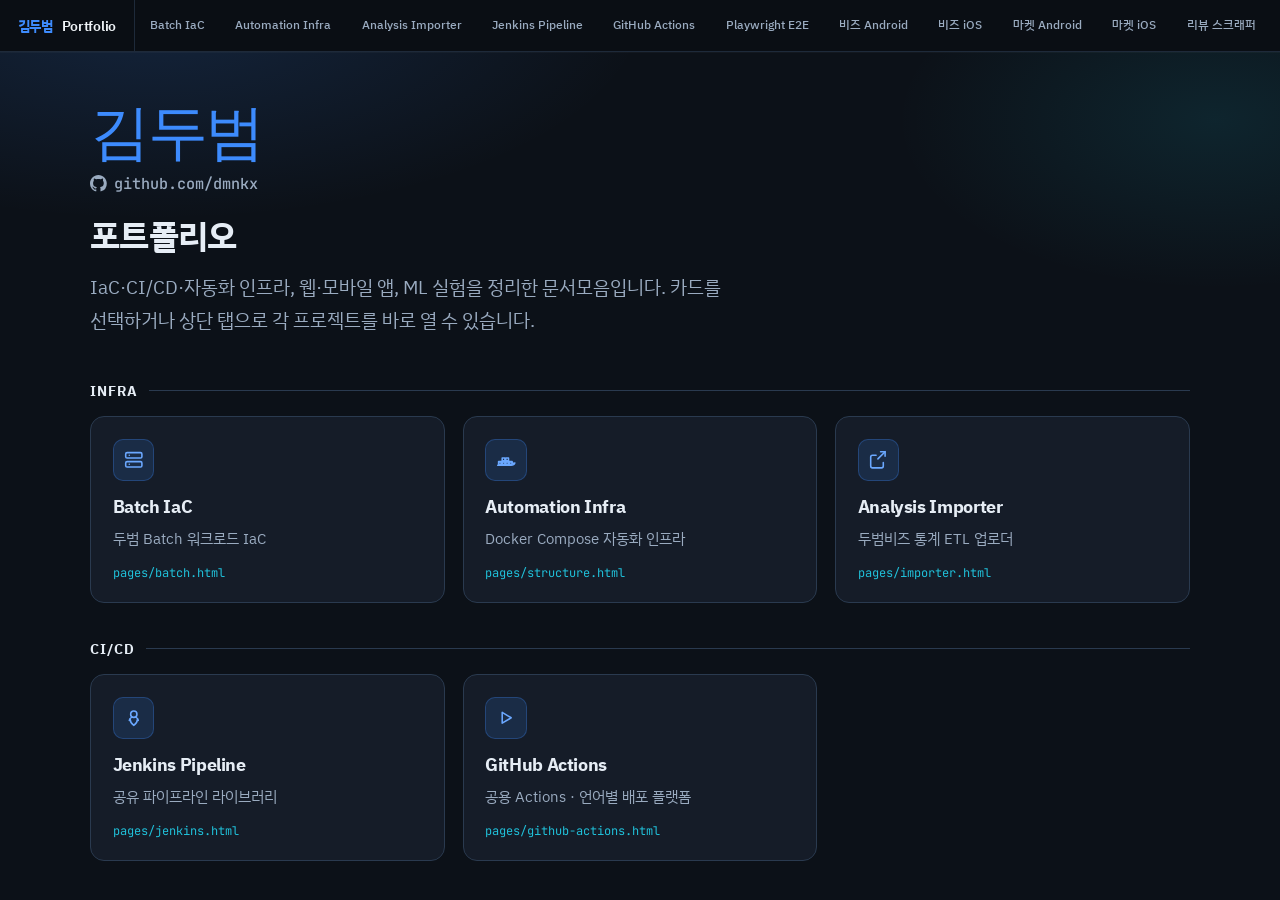
<file: index.html>
<!DOCTYPE html>
<html lang="ko">
<head>
  <meta charset="UTF-8" />
  <meta name="viewport" content="width=device-width, initial-scale=1" />
  <title>doobeom Portfolio</title>
  <meta name="description" content="두범(doobeom) 포트폴리오 — IaC, CI/CD, 모바일 앱 아키텍처" />
  <link rel="preconnect" href="https://fonts.googleapis.com" />
  <link rel="preconnect" href="https://fonts.gstatic.com" crossorigin />
  <link href="https://fonts.googleapis.com/css2?family=IBM+Plex+Sans+KR:wght@400;500;600;700&family=JetBrains+Mono:wght@400;500&display=swap" rel="stylesheet" />
  <link rel="stylesheet" href="assets/css/nav.css" />
  <style>
    :root {
      --bg: #0c1118;
      --surface: #151c28;
      --surface-2: #1a2433;
      --border: #2a3a4f;
      --text: #e6edf5;
      --muted: #9aabc0;
      --accent: #3d8bfd;
      --accent-2: #22d3ee;
      --icon-bg: rgba(61, 139, 253, 0.14);
      --icon-stroke: #6ba8ff;
    }

    * { box-sizing: border-box; margin: 0; padding: 0; }

    html, body {
      height: 100%;
      overflow: hidden;
    }

    body {
      font-family: "IBM Plex Sans KR", system-ui, sans-serif;
      background: var(--bg);
      color: var(--text);
    }

    .shell {
      display: flex;
      flex-direction: column;
      height: 100%;
      padding-top: var(--pf-nav-h);
    }

    .viewer {
      flex: 1;
      width: 100%;
      border: 0;
      background: var(--bg);
      display: block;
    }

    .landing {
      flex: 1;
      overflow-y: auto;
      padding: 3rem 1.75rem 4.5rem;
      background:
        radial-gradient(ellipse 70% 45% at 12% -5%, rgba(61, 139, 253, 0.16), transparent 55%),
        radial-gradient(ellipse 50% 40% at 95% 8%, rgba(34, 211, 238, 0.1), transparent 50%),
        var(--bg);
    }

    .landing.hidden { display: none; }
    .viewer.hidden { display: none; }

    .landing-inner {
      max-width: 1100px;
      margin: 0 auto;
    }

    .landing-brand {
      font-family: "JetBrains Mono", ui-monospace, monospace;
      font-size: clamp(2.6rem, 6vw, 3.75rem);
      font-weight: 500;
      color: var(--accent);
      letter-spacing: -0.04em;
      line-height: 1.05;
      margin-bottom: 0.65rem;
    }

    .landing-github {
      display: inline-flex;
      align-items: center;
      gap: 0.45rem;
      margin: 0 0 1.15rem;
      font-family: "JetBrains Mono", ui-monospace, monospace;
      font-size: 0.95rem;
      font-weight: 500;
      color: var(--muted);
      text-decoration: none;
      transition: color 0.15s;
    }

    .landing-github:hover {
      color: var(--accent-2);
    }

    .landing-github svg {
      width: 1.05rem;
      height: 1.05rem;
      fill: currentColor;
      flex-shrink: 0;
    }

    .landing h1 {
      font-size: clamp(1.65rem, 3.2vw, 2.15rem);
      font-weight: 700;
      letter-spacing: -0.02em;
      margin-bottom: 0.85rem;
    }

    .landing .lead {
      color: var(--muted);
      font-size: clamp(1.05rem, 2vw, 1.2rem);
      max-width: 40rem;
      line-height: 1.7;
      margin-bottom: 2.75rem;
    }

    .group-label {
      display: flex;
      align-items: center;
      gap: 0.65rem;
      font-size: 0.85rem;
      font-weight: 700;
      letter-spacing: 0.08em;
      text-transform: uppercase;
      color: var(--text);
      margin: 2.25rem 0 1rem;
    }

    .group-label::after {
      content: "";
      flex: 1;
      height: 1px;
      background: var(--border);
    }

    .cards {
      display: grid;
      grid-template-columns: repeat(auto-fill, minmax(280px, 1fr));
      gap: 1.1rem;
    }

    .card {
      display: flex;
      flex-direction: column;
      gap: 0.55rem;
      text-decoration: none;
      color: inherit;
      background: var(--surface);
      border: 1px solid var(--border);
      border-radius: 14px;
      padding: 1.4rem 1.35rem 1.3rem;
      min-height: 9.5rem;
      transition: border-color 0.15s, transform 0.15s, background 0.15s, box-shadow 0.15s;
    }

    .card:hover {
      border-color: var(--accent);
      background: var(--surface-2);
      transform: translateY(-3px);
      box-shadow: 0 12px 28px rgba(0, 0, 0, 0.28);
    }

    .card-icon {
      width: 2.6rem;
      height: 2.6rem;
      border-radius: 10px;
      background: var(--icon-bg);
      border: 1px solid rgba(61, 139, 253, 0.28);
      display: grid;
      place-items: center;
      margin-bottom: 0.35rem;
      flex-shrink: 0;
    }

    .card-icon svg {
      width: 1.35rem;
      height: 1.35rem;
      stroke: var(--icon-stroke);
      fill: none;
      stroke-width: 1.75;
      stroke-linecap: round;
      stroke-linejoin: round;
    }

    .card strong {
      display: block;
      font-size: 1.15rem;
      font-weight: 700;
      letter-spacing: -0.02em;
      line-height: 1.3;
    }

    .card .desc {
      font-size: 0.95rem;
      color: var(--muted);
      line-height: 1.5;
      flex: 1;
    }

    .card .file {
      display: block;
      margin-top: 0.35rem;
      font-family: "JetBrains Mono", ui-monospace, monospace;
      font-size: 0.75rem;
      color: var(--accent-2);
      opacity: 0.9;
    }

    @media (max-width: 640px) {
      .landing { padding: 2rem 1.15rem 3.5rem; }
      .cards { grid-template-columns: 1fr; gap: 0.9rem; }
      .card { min-height: 0; padding: 1.25rem 1.15rem; }
    }
  </style>
</head>
<body>
  <div class="shell">
    <nav class="pf-nav" aria-label="포트폴리오 탭" id="top-nav">
      <a class="pf-nav__brand" href="#home"><span>김두범</span> Portfolio</a>
      <div class="pf-nav__tabs" role="tablist" id="tab-list"></div>
    </nav>

    <main class="landing" id="landing">
      <div class="landing-inner">
        <div class="landing-brand">김두범</div>
        <a
          class="landing-github"
          href="https://github.com/dmnkx"
          target="_blank"
          rel="noopener noreferrer"
        >
          <svg viewBox="0 0 16 16" aria-hidden="true">
            <path d="M8 0C3.58 0 0 3.58 0 8c0 3.54 2.29 6.53 5.47 7.59.4.07.55-.17.55-.38 0-.19-.01-.82-.01-1.49-2.01.37-2.53-.49-2.69-.94-.09-.23-.48-.94-.82-1.13-.28-.15-.68-.52-.01-.53.63-.01 1.08.58 1.23.82.72 1.21 1.87.87 2.33.66.07-.52.28-.87.51-1.07-1.78-.2-3.64-.89-3.64-3.95 0-.87.31-1.59.82-2.15-.08-.2-.36-1.02.08-2.12 0 0 .67-.21 2.2.82.64-.18 1.32-.27 2-.27s1.36.09 2 .27c1.53-1.04 2.2-.82 2.2-.82.44 1.1.16 1.92.08 2.12.51.56.82 1.27.82 2.15 0 3.07-1.87 3.75-3.65 3.95.29.25.54.73.54 1.48 0 1.07-.01 1.93-.01 2.2 0 .21.15.46.55.38A8.01 8.01 0 0 0 16 8c0-4.42-3.58-8-8-8z"/>
          </svg>
          github.com/dmnkx
        </a>
        <h1>포트폴리오</h1>
        <p class="lead">
          IaC·CI/CD·자동화 인프라, 웹·모바일 앱, ML 실험을 정리한 문서모음입니다.
          카드를 선택하거나 상단 탭으로 각 프로젝트를 바로 열 수 있습니다.
        </p>

        <section class="card-group" data-group="infra">
          <div class="group-label">Infra</div>
          <div class="cards" id="cards-infra"></div>
        </section>

        <section class="card-group" data-group="ci">
          <div class="group-label">CI/CD</div>
          <div class="cards" id="cards-ci"></div>
        </section>

        <section class="card-group" data-group="qa">
          <div class="group-label">QA</div>
          <div class="cards" id="cards-qa"></div>
        </section>

        <section class="card-group" data-group="frontend">
          <div class="group-label">Frontend</div>
          <div class="cards" id="cards-frontend"></div>
        </section>

        <section class="card-group" data-group="mobile">
          <div class="group-label">Mobile</div>
          <div class="cards" id="cards-mobile"></div>
        </section>

        <section class="card-group" data-group="ml">
          <div class="group-label">ML / Data</div>
          <div class="cards" id="cards-ml"></div>
        </section>
      </div>
    </main>

    <iframe class="viewer hidden" id="viewer" title="포트폴리오 뷰어"></iframe>
  </div>

  <script src="assets/js/catalog.js?v=20260716b"></script>
  <script>
    (function () {
      var PORTFOLIOS = window.PORTFOLIOS || [];
      var CI_IDS = { jenkins: 1, "github-actions": 1 };
      var QA_IDS = { playwright: 1 };

      var ICONS = {
        batch:
          '<svg viewBox="0 0 24 24" aria-hidden="true"><rect x="3" y="4" width="18" height="6" rx="1.5"/><rect x="3" y="14" width="18" height="6" rx="1.5"/><path d="M7 7h.01M7 17h.01"/></svg>',
        jenkins:
          '<svg viewBox="0 0 24 24" aria-hidden="true"><circle cx="12" cy="8" r="3.5"/><path d="M8 14c0 2.5 1.8 5 4 6.5 2.2-1.5 4-4 4-6.5"/><path d="M9.5 11.5c-1.5.8-2.5 2-2.5 3.5M14.5 11.5c1.5.8 2.5 2 2.5 3.5"/></svg>',
        docker:
          '<svg viewBox="0 0 24 24" aria-hidden="true"><path d="M4 14h3v3H4zM8 14h3v3H8zM12 14h3v3h-3zM8 10h3v3H8zM12 10h3v3h-3zM16 14h3v3h-3z"/><path d="M3 18h15c2 0 3.5-1 4-2.5-1.5.5-3 0-3.5-1H4.5"/></svg>',
        actions:
          '<svg viewBox="0 0 24 24" aria-hidden="true"><path d="M8 6v12l10-6z"/></svg>',
        playwright:
          '<svg viewBox="0 0 24 24" aria-hidden="true"><rect x="3" y="4" width="18" height="14" rx="2"/><path d="M3 8h18M8 18v2M16 18v2M9 12h.01M15 12h.01"/></svg>',
        importer:
          '<svg viewBox="0 0 24 24" aria-hidden="true"><path d="M14 3h5v5"/><path d="M19 3l-8 8"/><path d="M9 7H5a2 2 0 0 0-2 2v10a2 2 0 0 0 2 2h10a2 2 0 0 0 2-2v-4"/></svg>',
        android:
          '<svg viewBox="0 0 24 24" aria-hidden="true"><rect x="7" y="9" width="10" height="10" rx="2"/><path d="M9 9V7a3 3 0 0 1 6 0v2M9 19v2M15 19v2M5 12l-2-2M19 12l2-2"/></svg>',
        apple:
          '<svg viewBox="0 0 24 24" aria-hidden="true"><path d="M16.5 7.5c-.8.1-2.2-.5-3-1.3-.9-.9-1.3-2.1-1.2-3.2-1.1.1-2.4.8-3.2 1.7C8 6 7.5 8.2 8.2 10.5c.9 2.9 3.3 6.5 5.3 6.5.8 0 1.4-.4 2.1-.4.7 0 1.2.4 2.1.4 2 0 3.6-3.5 4.3-5"/><path d="M12 3.5c.3 1.5 1.3 2.8 2.7 3.2"/></svg>',
        review:
          '<svg viewBox="0 0 24 24" aria-hidden="true"><path d="M4 5h16v11H8l-4 3z"/><path d="M8 9h8M8 13h5"/></svg>',
        ml:
          '<svg viewBox="0 0 24 24" aria-hidden="true"><circle cx="6" cy="8" r="2"/><circle cx="18" cy="8" r="2"/><circle cx="12" cy="16" r="2"/><path d="M8 8h8M7.5 9.5l3.5 5M16.5 9.5l-3.5 5"/></svg>',
        web:
          '<svg viewBox="0 0 24 24" aria-hidden="true"><circle cx="12" cy="12" r="9"/><path d="M3 12h18M12 3a14 14 0 0 1 0 18M12 3a14 14 0 0 0 0 18"/></svg>'
      };

      var tabList = document.getElementById("tab-list");
      var landing = document.getElementById("landing");
      var viewer = document.getElementById("viewer");
      var cardsByGroup = {
        infra: document.getElementById("cards-infra"),
        ci: document.getElementById("cards-ci"),
        qa: document.getElementById("cards-qa"),
        frontend: document.getElementById("cards-frontend"),
        mobile: document.getElementById("cards-mobile"),
        ml: document.getElementById("cards-ml")
      };

      function resolveGroup(item) {
        var group = item.group;
        // 캐시된 옛 catalog 호환
        if (QA_IDS[item.id]) return "qa";
        if (group === "web") return "frontend";
        if (group === "doobeom") {
          group = CI_IDS[item.id] ? "ci" : "infra";
        }
        return group;
      }

      function cardsFor(item) {
        return cardsByGroup[resolveGroup(item)] || cardsByGroup.mobile;
      }

      PORTFOLIOS.forEach(function (item) {
        var a = document.createElement("a");
        a.href = "#" + item.id;
        a.textContent = item.label;
        a.dataset.id = item.id;
        a.setAttribute("role", "tab");
        tabList.appendChild(a);

        var icon = ICONS[item.icon] || ICONS.batch;
        var card = document.createElement("a");
        card.className = "card";
        card.href = "#" + item.id;
        card.innerHTML =
          "<div class=\"card-icon\">" + icon + "</div>" +
          "<strong>" + item.label + "</strong>" +
          "<span class=\"desc\">" + item.desc + "</span>" +
          "<span class=\"file\">" + item.file + "</span>";
        cardsFor(item).appendChild(card);
      });

      function showHome() {
        landing.classList.remove("hidden");
        viewer.classList.add("hidden");
        viewer.removeAttribute("src");
        tabList.querySelectorAll("a").forEach(function (el) {
          el.classList.remove("is-active");
          el.setAttribute("aria-selected", "false");
        });
        document.title = "doobeom Portfolio";
      }

      function showPortfolio(item) {
        landing.classList.add("hidden");
        viewer.classList.remove("hidden");
        if (viewer.getAttribute("src") !== item.file) {
          viewer.src = item.file;
        }
        tabList.querySelectorAll("a").forEach(function (el) {
          var on = el.dataset.id === item.id;
          el.classList.toggle("is-active", on);
          el.setAttribute("aria-selected", on ? "true" : "false");
        });
        document.title = item.label + " — doobeom Portfolio";
      }

      function route() {
        var hash = (location.hash || "").replace(/^#/, "");
        if (!hash || hash === "home") {
          showHome();
          return;
        }
        var item = PORTFOLIOS.find(function (p) { return p.id === hash; });
        if (item) showPortfolio(item);
        else showHome();
      }

      window.addEventListener("hashchange", route);
      route();
    })();
  </script>
</body>
</html>
</file>
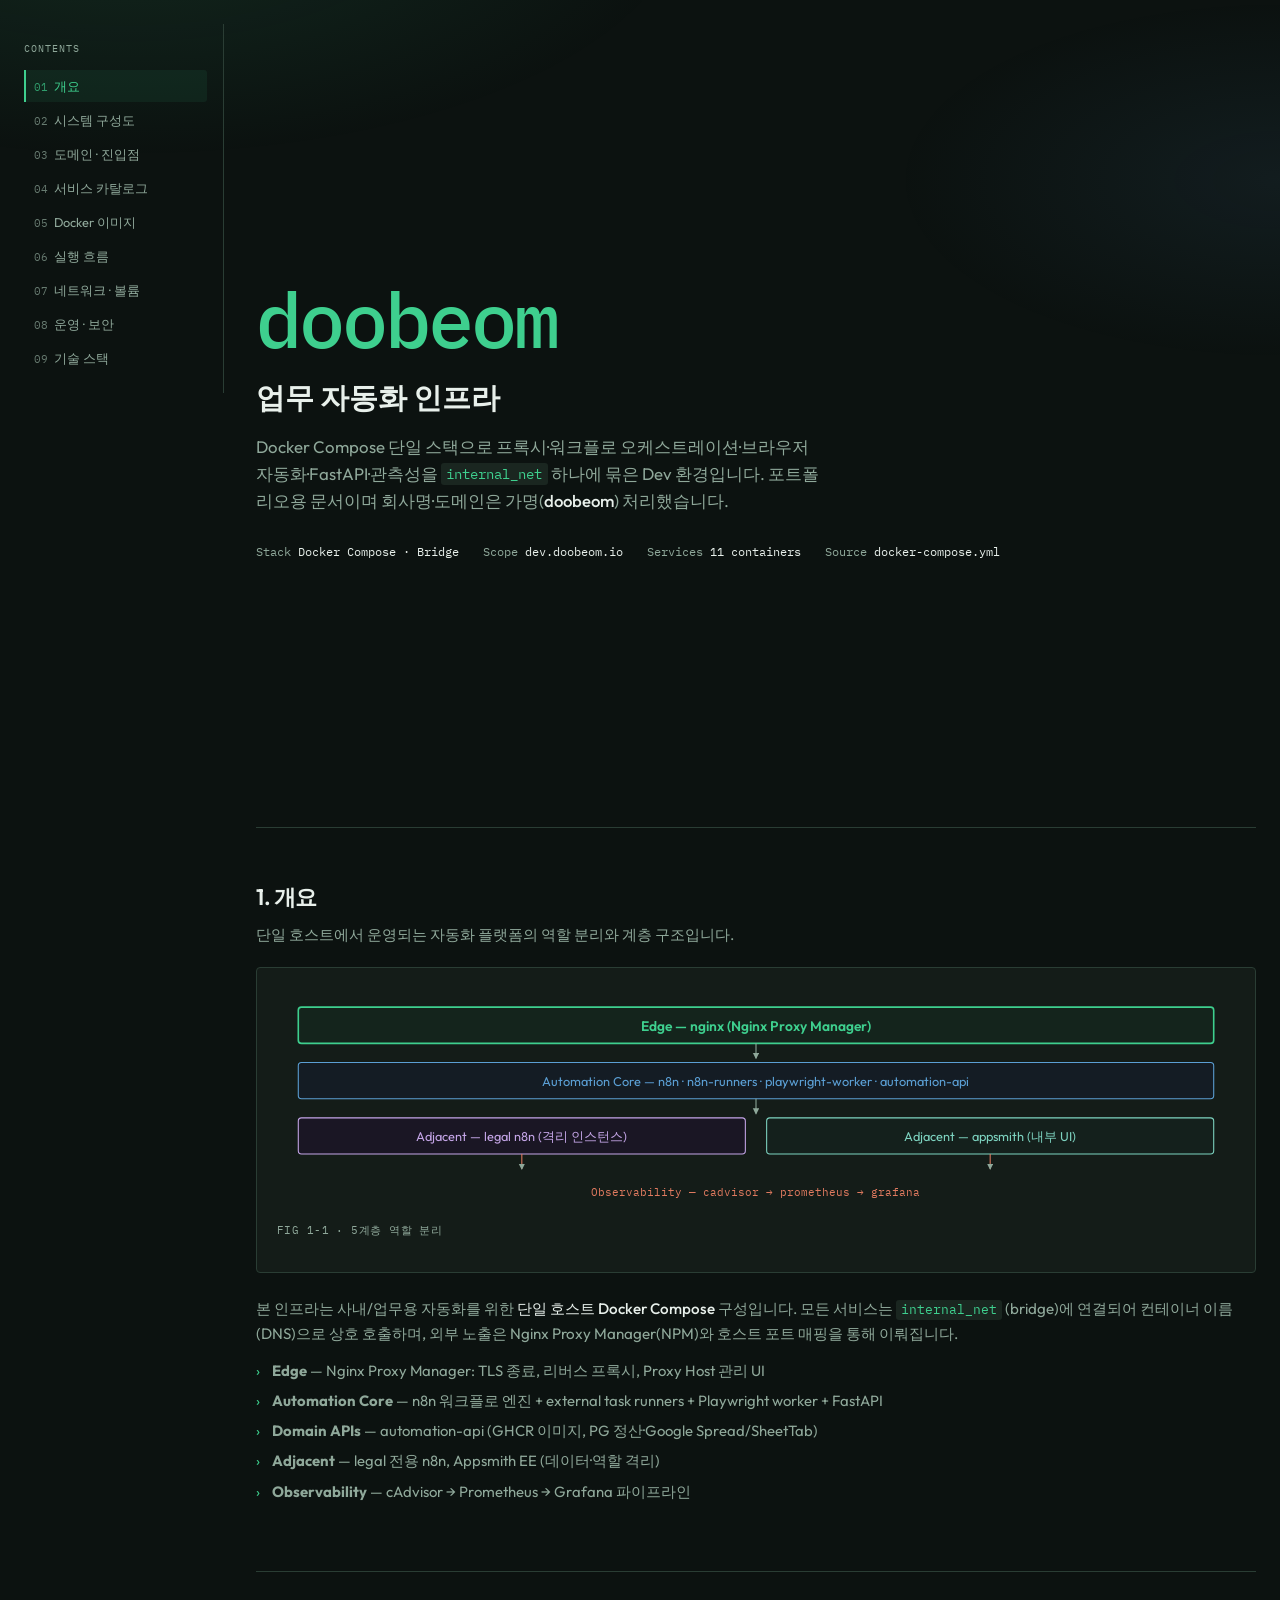
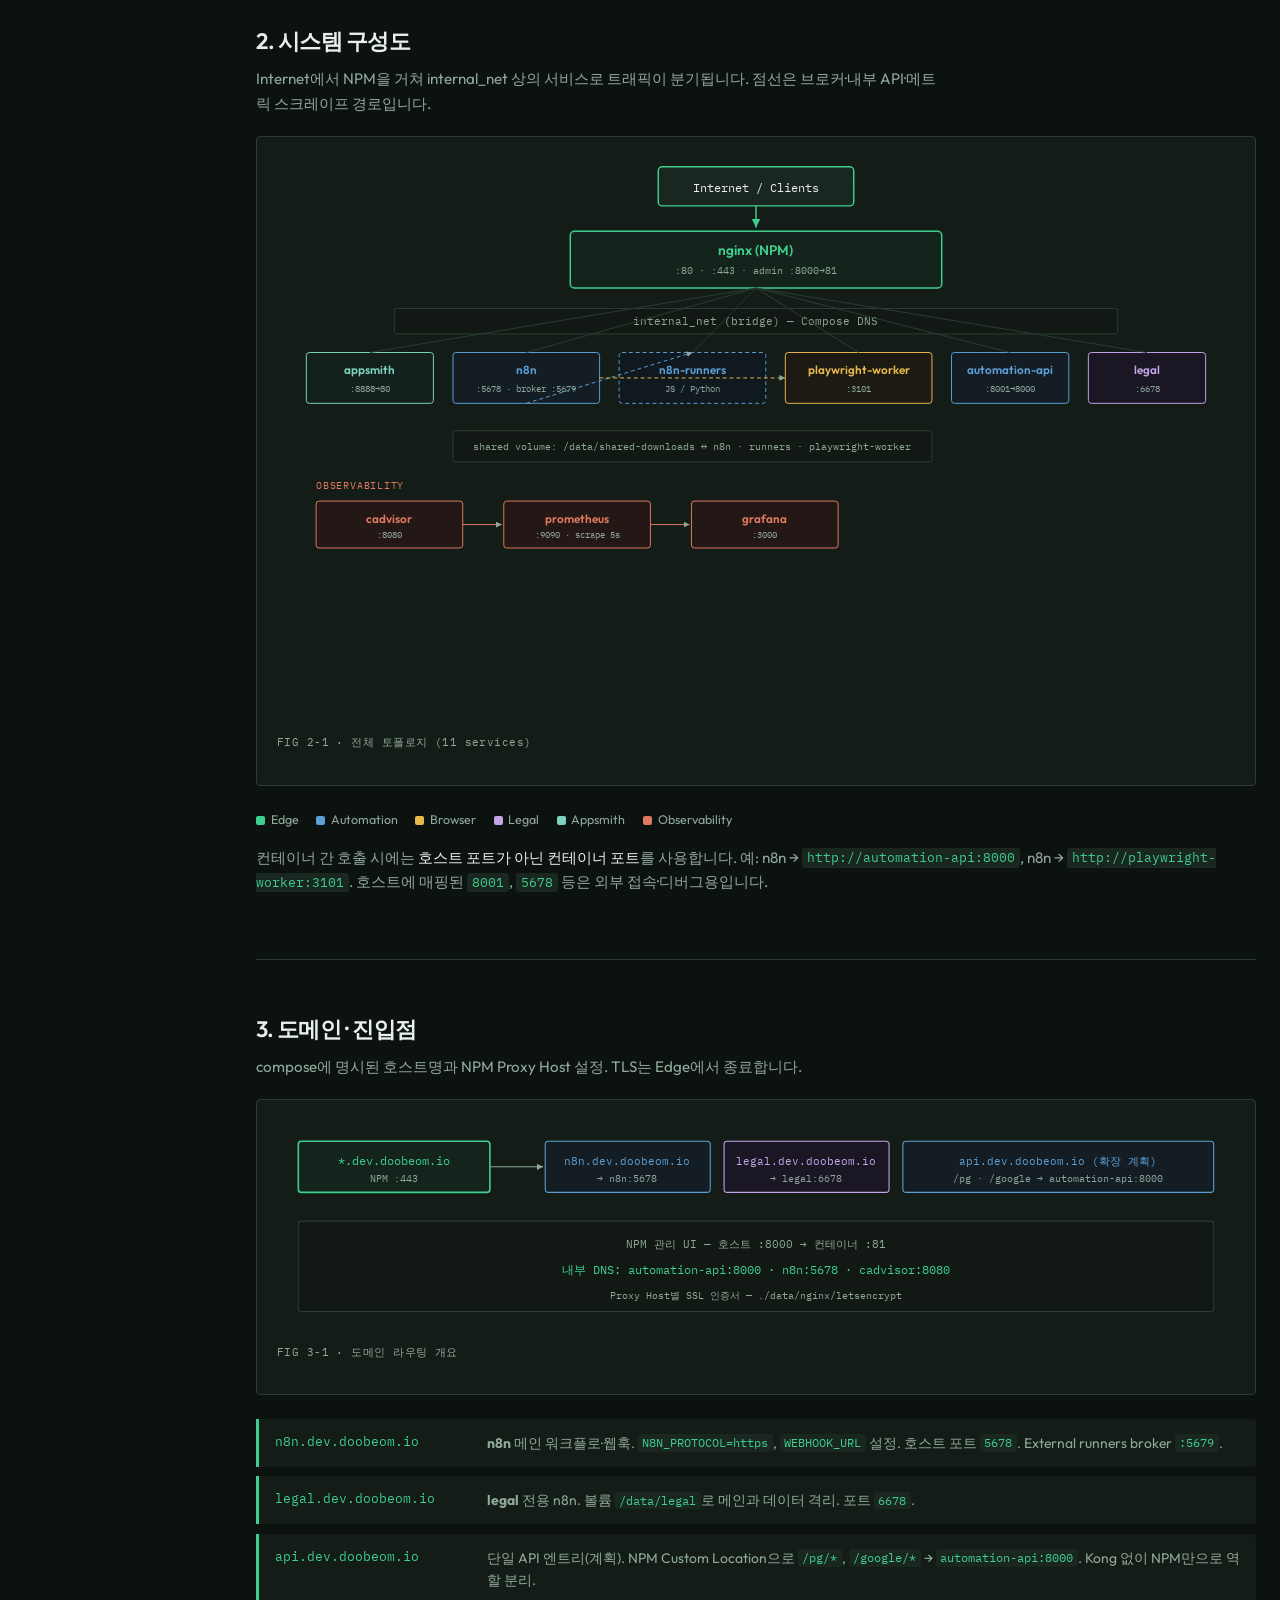
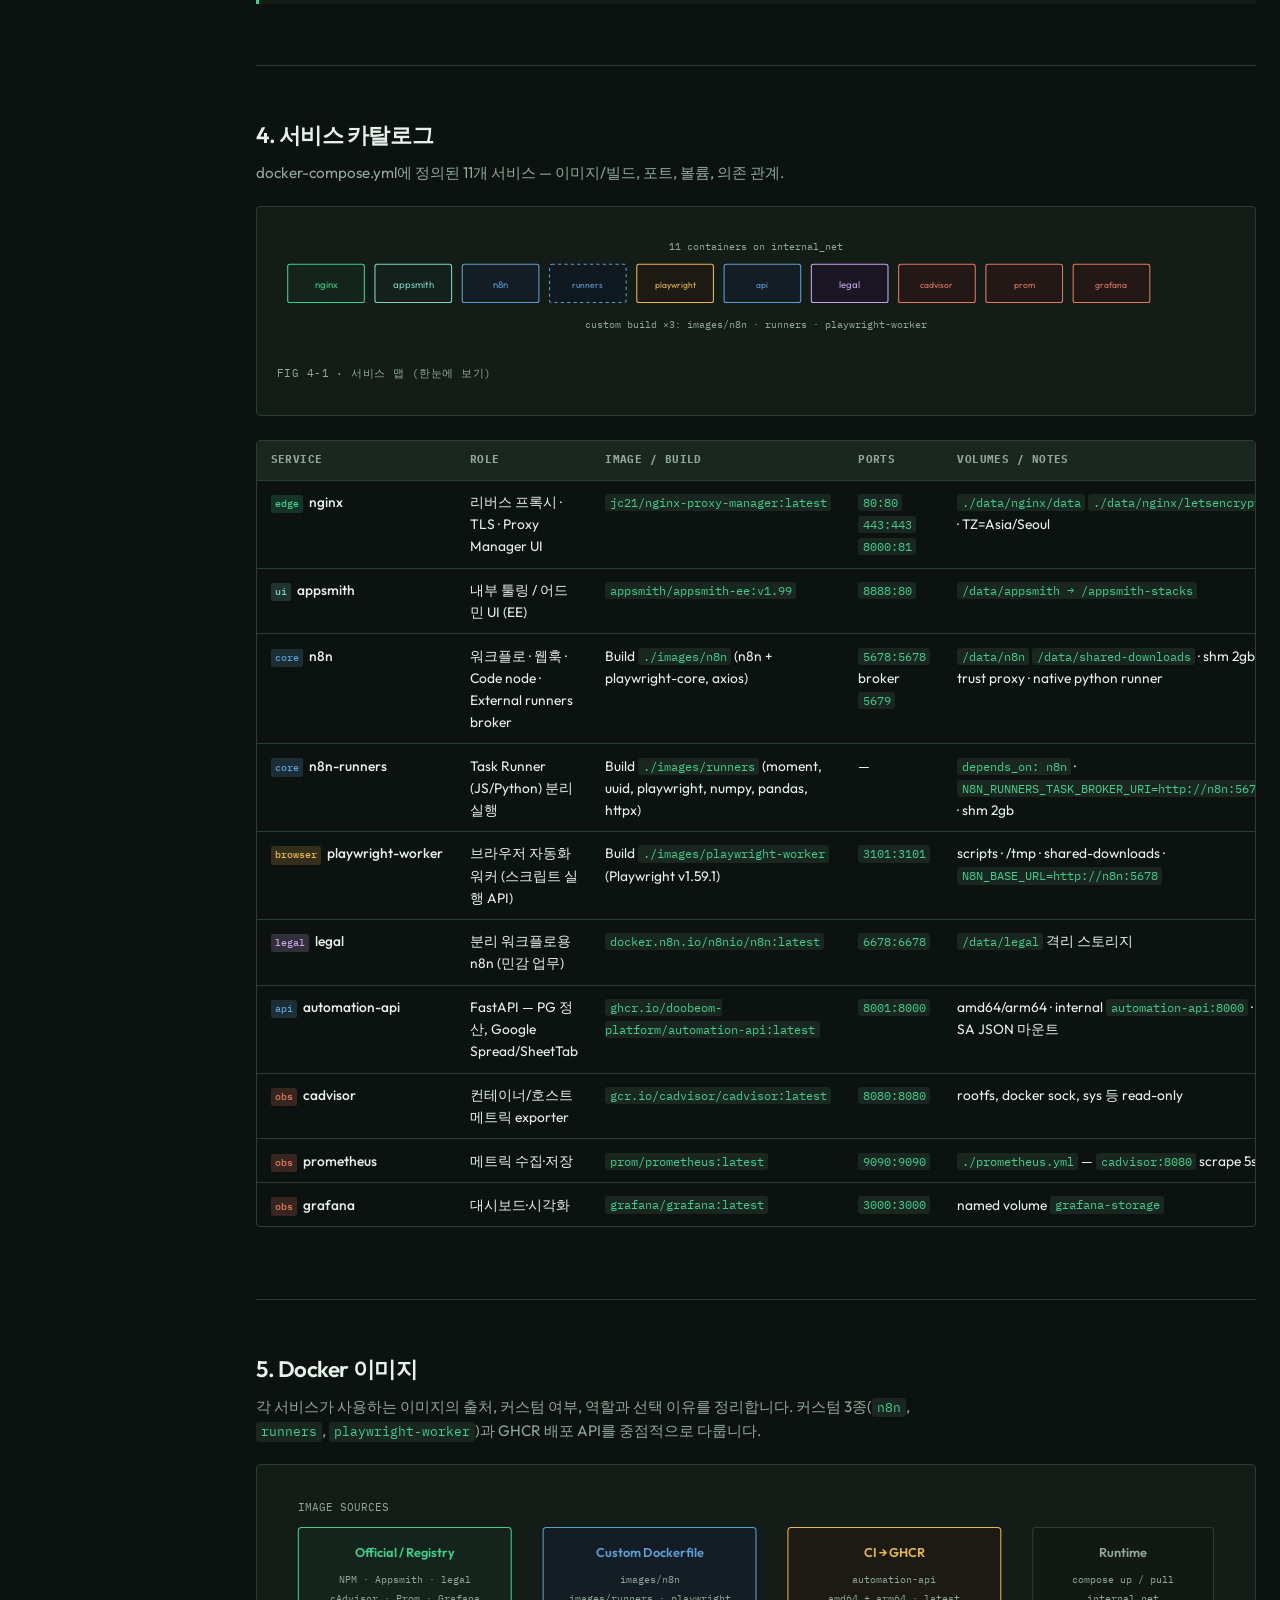
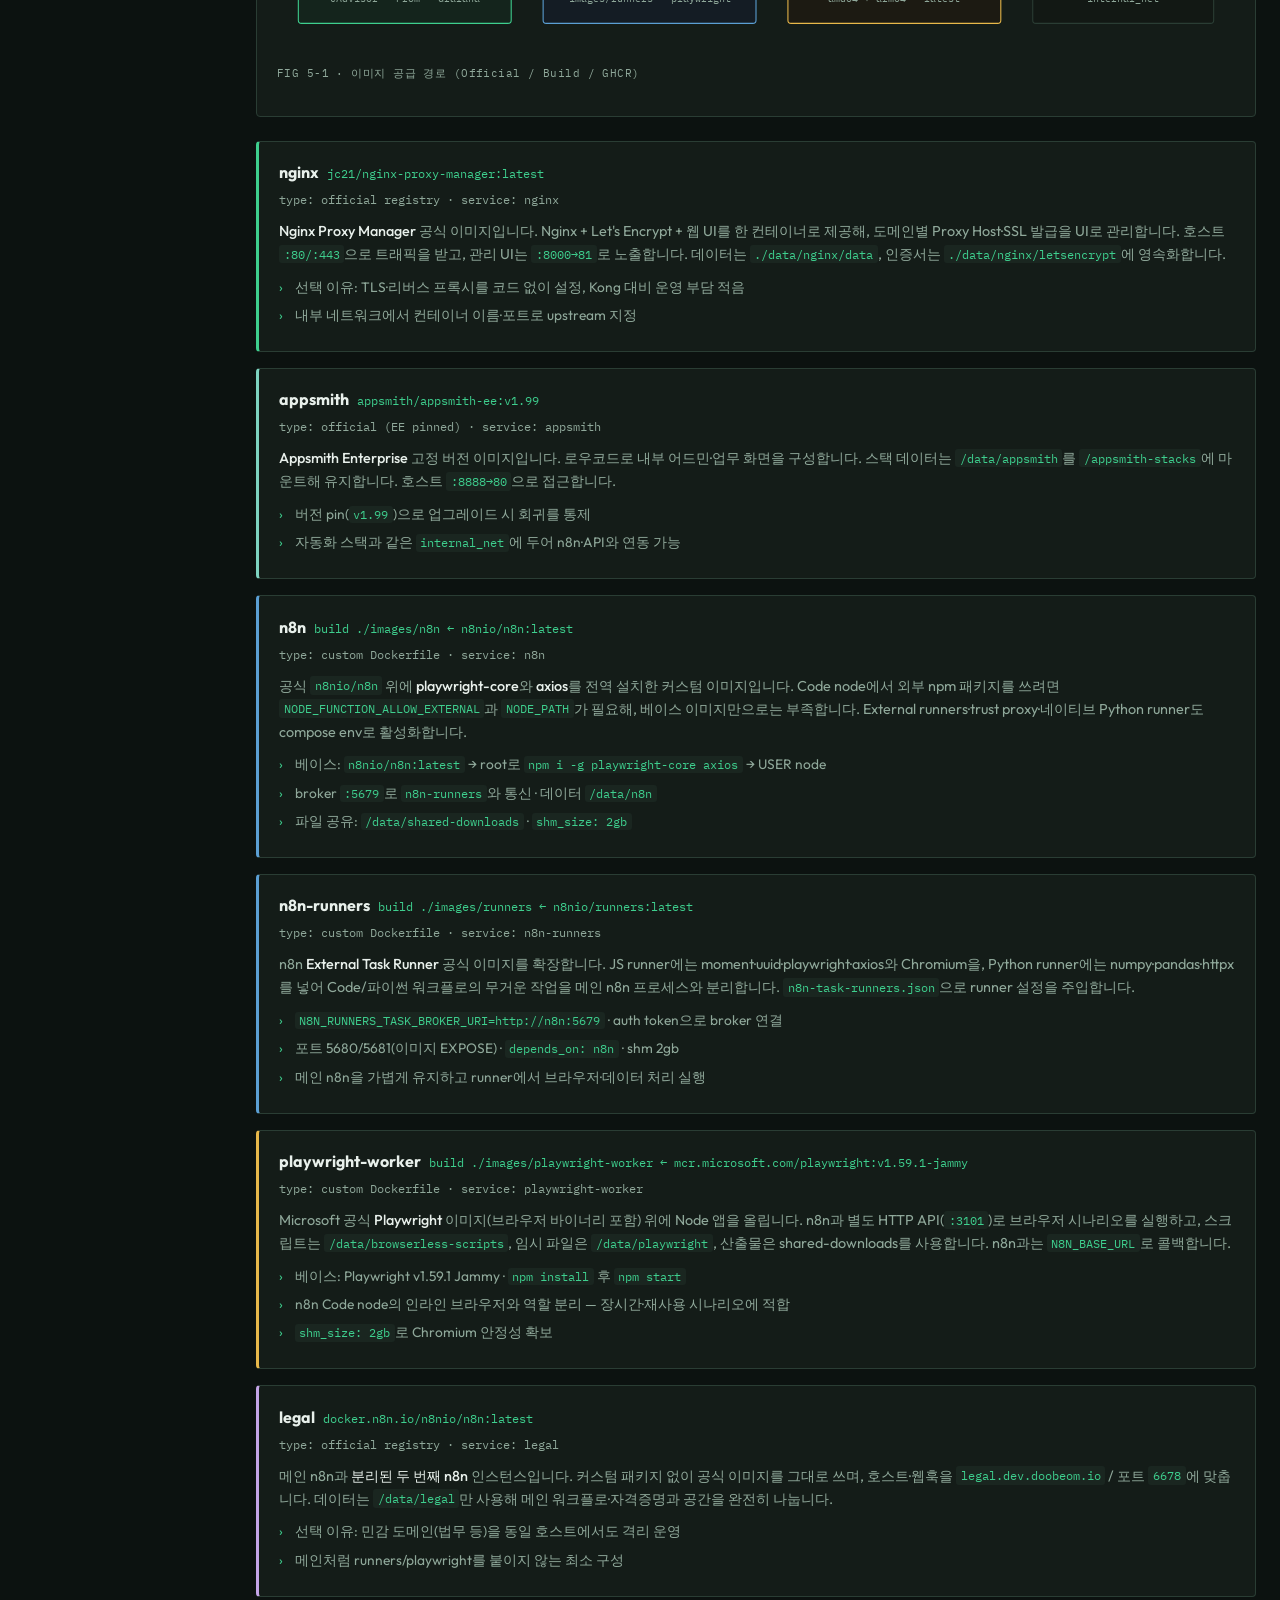
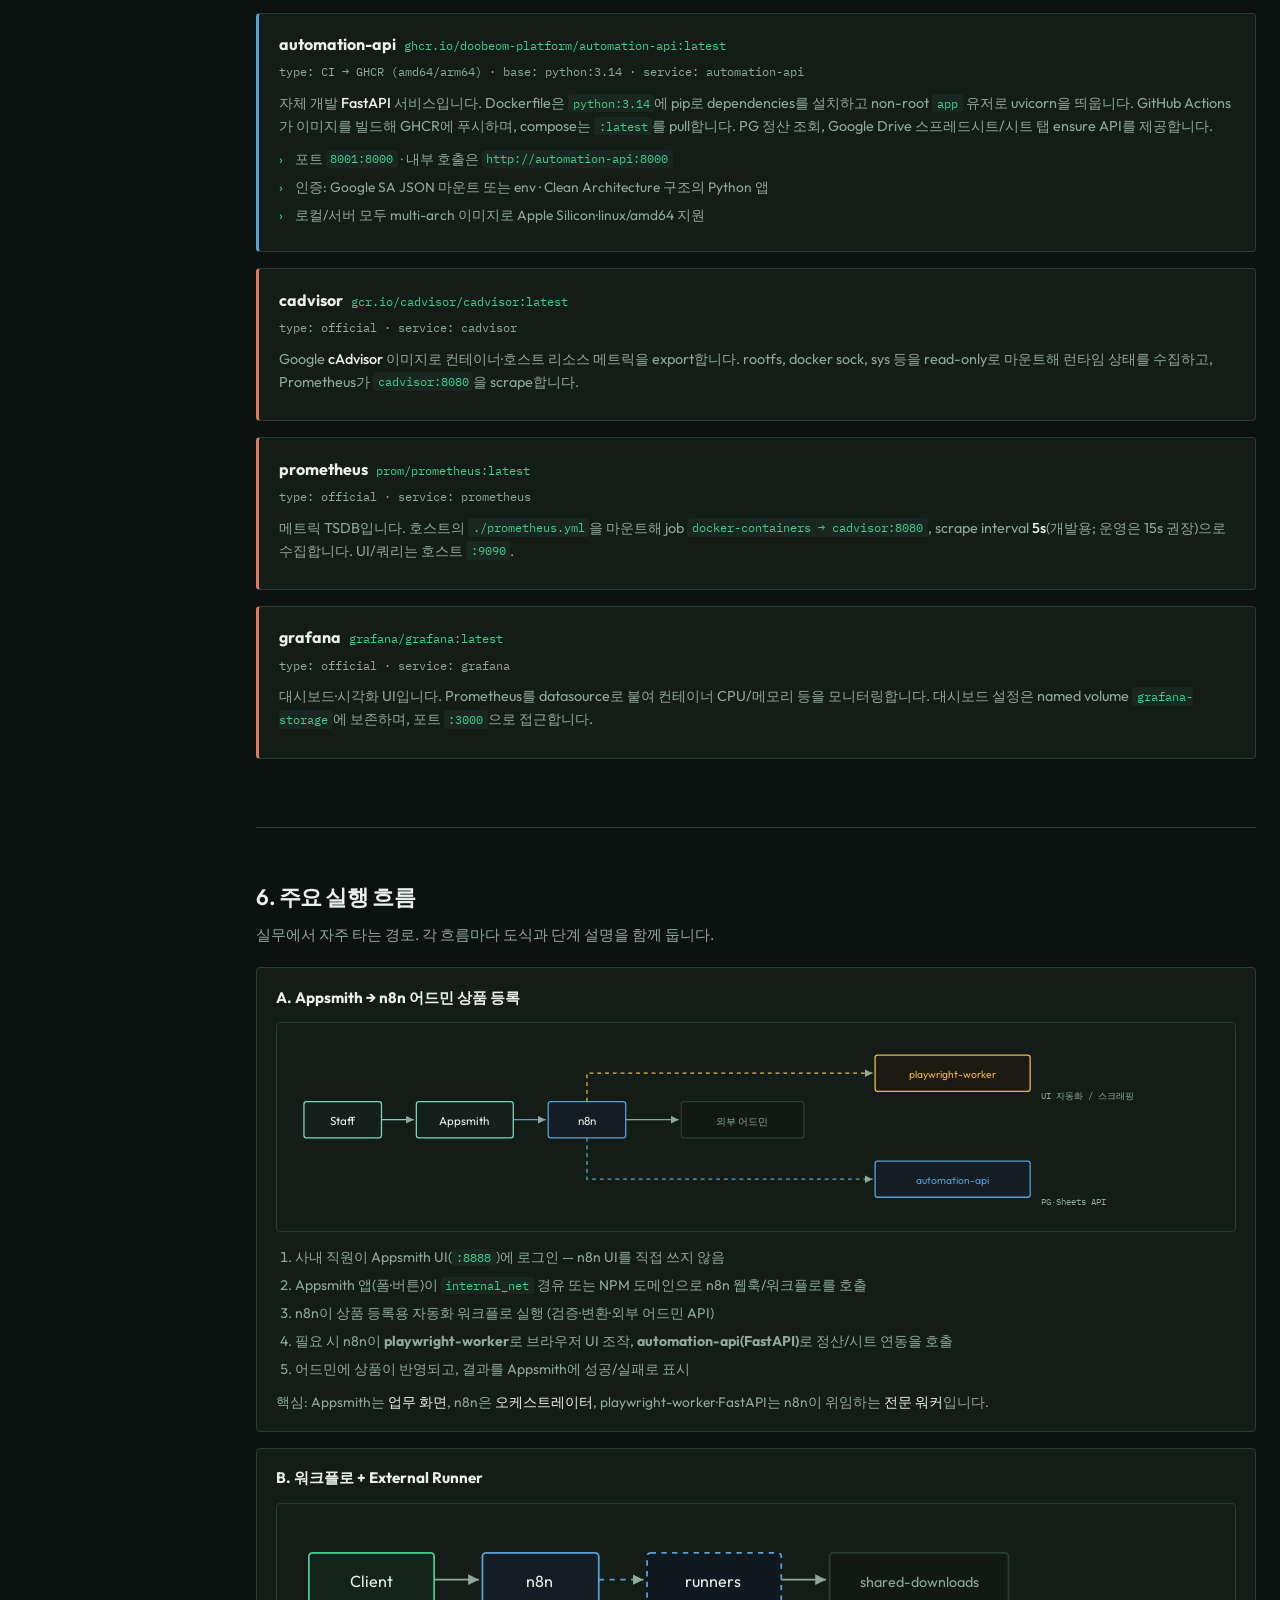
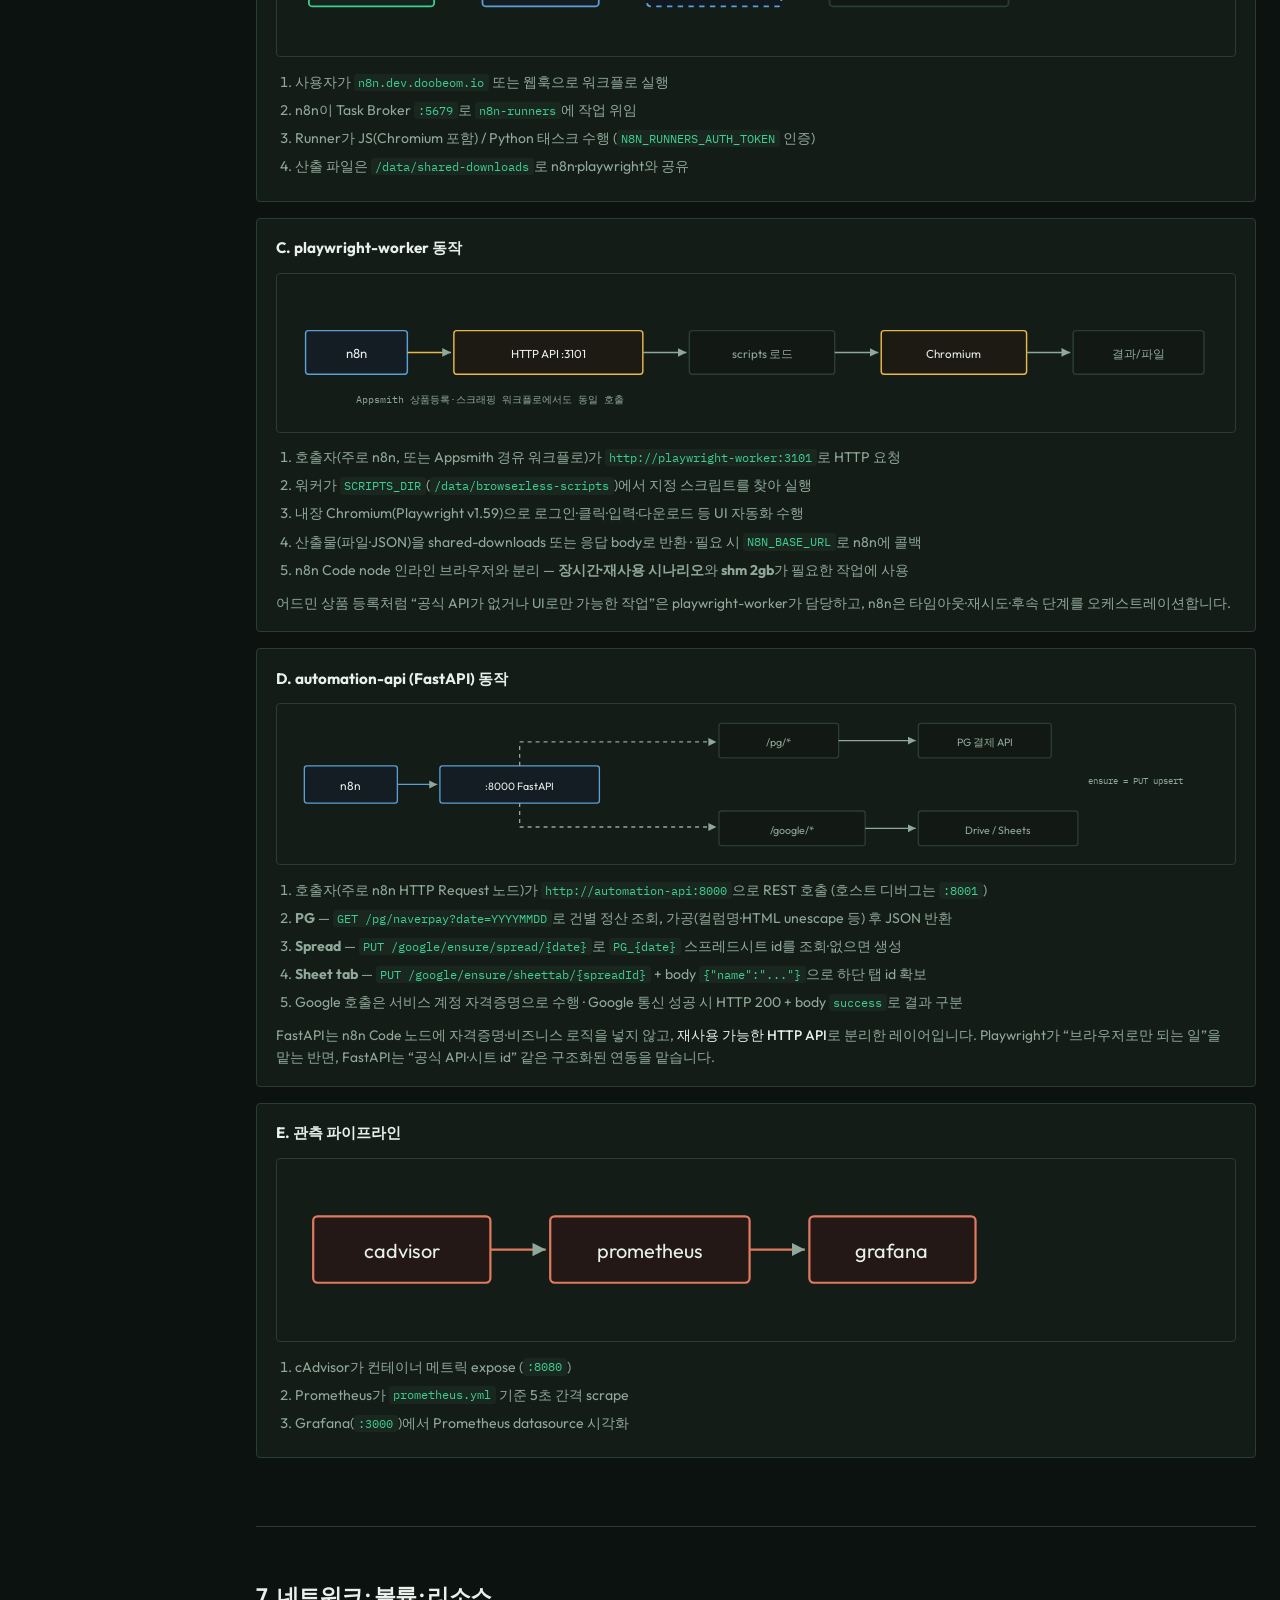
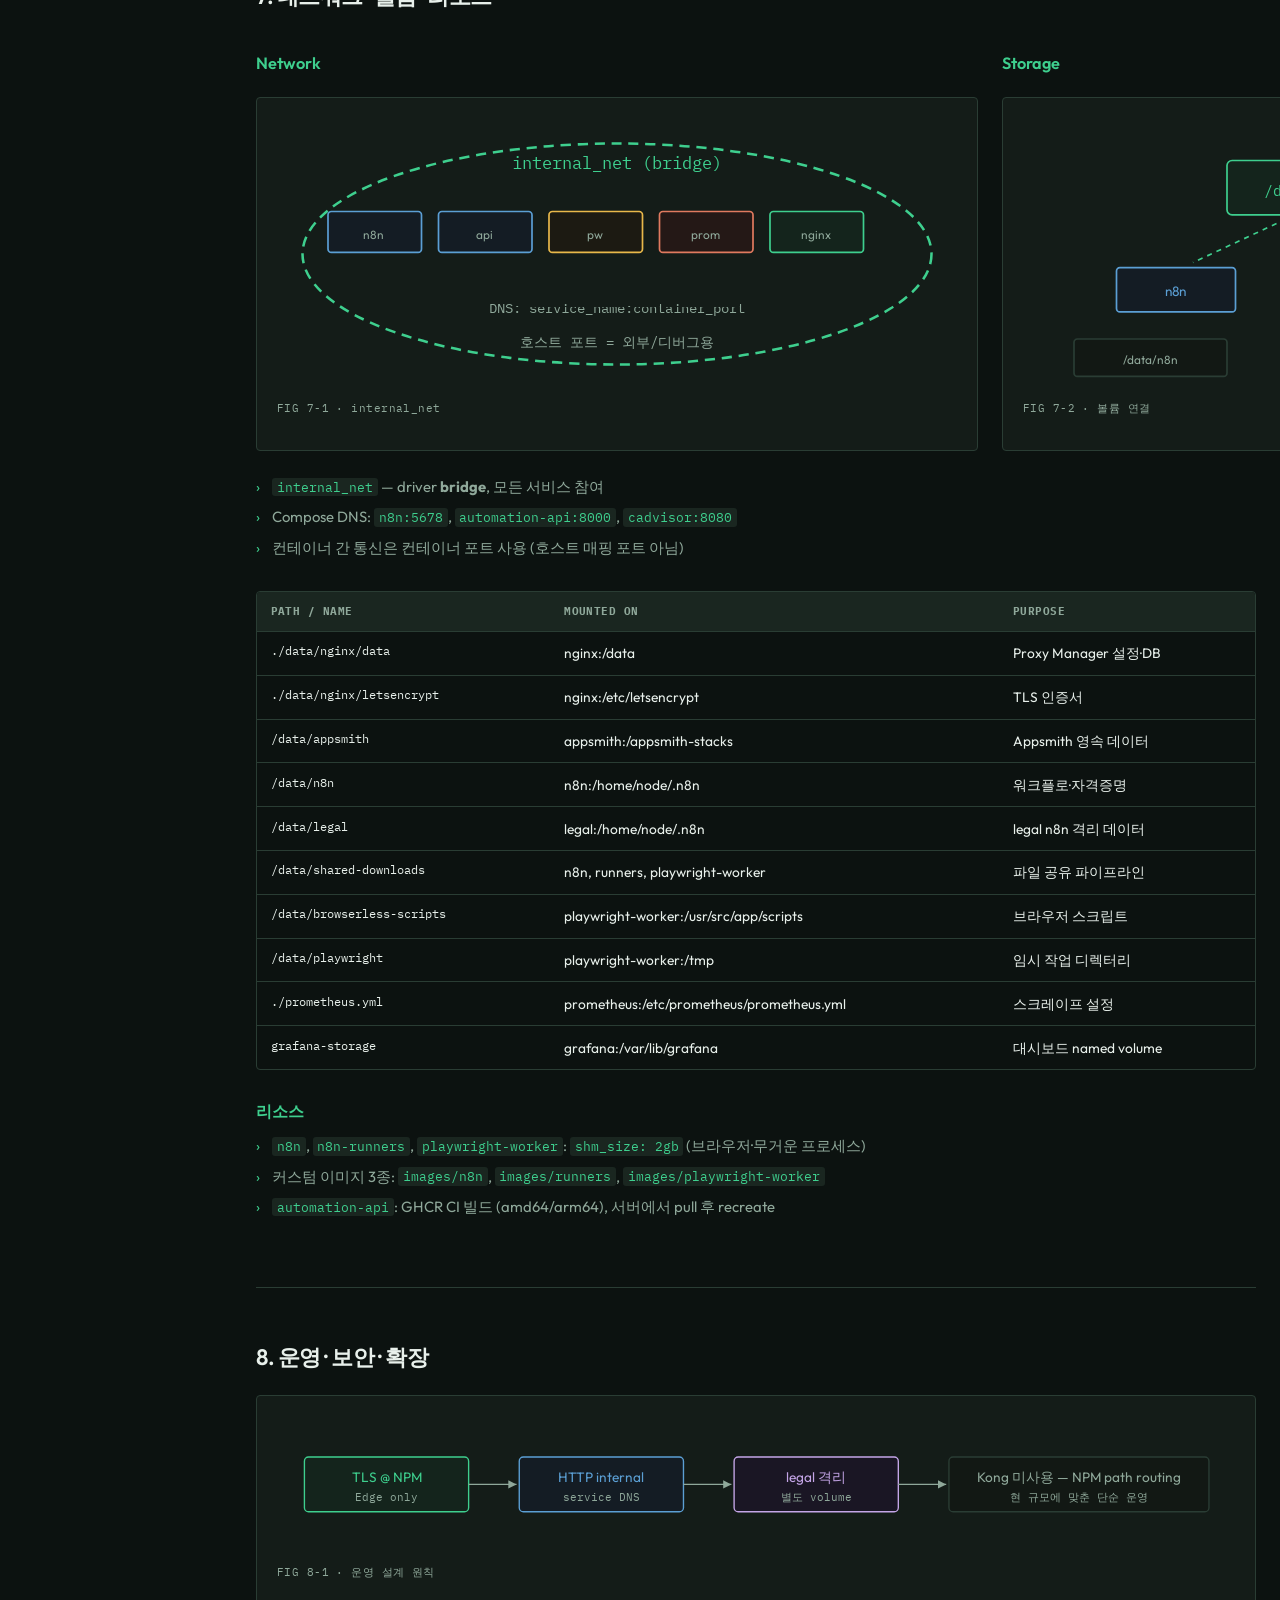
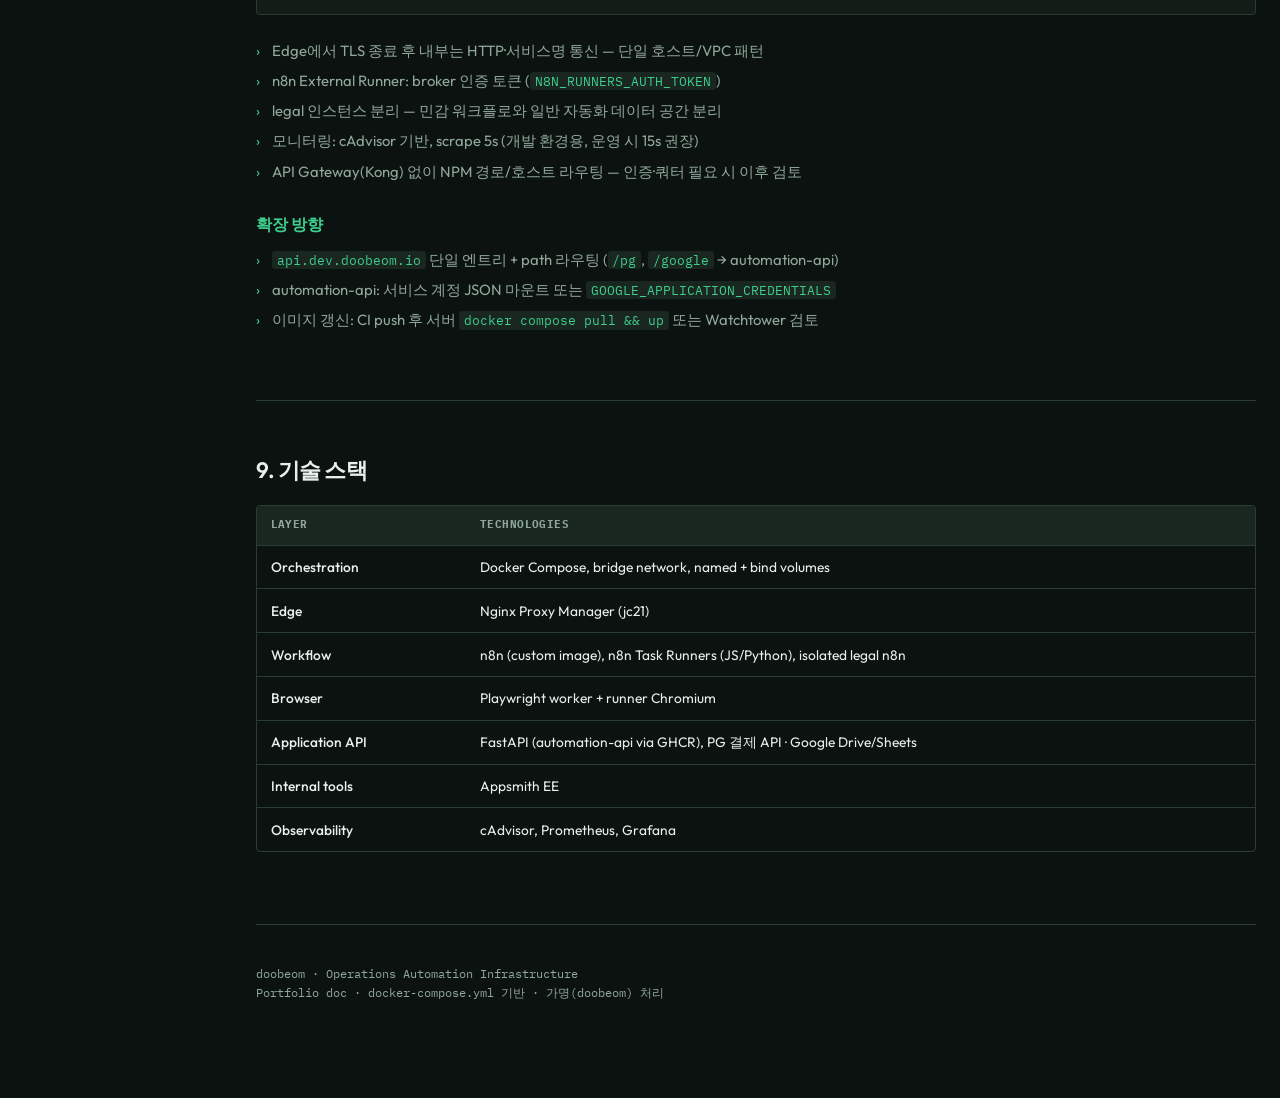
<file: infrastructure-architecture.html>
<!DOCTYPE html>
<html lang="ko">
<head>
  <meta charset="UTF-8" />
  <meta name="viewport" content="width=device-width, initial-scale=1" />
  <title>doobeom Automation Infra — Architecture Portfolio</title>
  <meta name="description" content="Docker Compose 기반 업무 자동화·모니터링 인프라 구성도" />
  <link rel="preconnect" href="https://fonts.googleapis.com" />
  <link rel="preconnect" href="https://fonts.gstatic.com" crossorigin />
  <link href="https://fonts.googleapis.com/css2?family=IBM+Plex+Mono:wght@400;500&family=Outfit:wght@400;500;600;700&display=swap" rel="stylesheet" />
  <style>
    :root {
      --bg: #0c1210; --elev: #141c18; --soft: #1a2620; --line: #2a3d34;
      --text: #e8f0eb; --muted: #8fa89a; --accent: #3ecf8e; --accent-dim: #1f6b4a;
      --proxy: #3ecf8e; --auto: #5b9fd4; --browser: #e8b84a; --legal: #c4a5e7;
      --obs: #e07a5f; --ui: #7dd3c0;
      --mono: "IBM Plex Mono", monospace; --font: "Outfit", system-ui, sans-serif;
    }
    * { box-sizing: border-box; margin: 0; padding: 0; }
    html { scroll-behavior: smooth; }
    body { font-family: var(--font); background: var(--bg); color: var(--text); line-height: 1.6; }
    body::before {
      content: ""; position: fixed; inset: 0; z-index: -1;
      background:
        radial-gradient(ellipse 80% 50% at 10% -10%, rgba(62,207,142,.12), transparent 55%),
        radial-gradient(ellipse 60% 40% at 100% 20%, rgba(91,159,212,.08), transparent 50%);
    }
    .wrap { max-width: 1120px; margin: 0 auto; padding: 0 1.5rem 5rem; }

    .hero {
      min-height: 92vh; display: flex; flex-direction: column; justify-content: center;
      padding: 4rem 0 3rem; border-bottom: 1px solid var(--line);
    }
    .brand {
      font-family: var(--mono); font-size: clamp(2.8rem, 8vw, 4.8rem);
      font-weight: 500; letter-spacing: -0.04em; color: var(--accent); line-height: 1; margin-bottom: 1rem;
    }
    .hero h1 { font-size: clamp(1.3rem, 3vw, 1.8rem); font-weight: 600; margin-bottom: 0.85rem; }
    .hero .lead { color: var(--muted); font-size: 1.05rem; max-width: 52ch; margin-bottom: 1.75rem; }
    .hero-meta { display: flex; flex-wrap: wrap; gap: 0.6rem 1.5rem; font-family: var(--mono); font-size: 0.75rem; color: var(--muted); }
    .hero-meta span { color: var(--text); }

    section { padding: 3.25rem 0; border-bottom: 1px solid var(--line); }
    section h2 { font-size: 1.4rem; font-weight: 600; margin-bottom: 0.45rem; letter-spacing: -0.02em; }
    section .sub { color: var(--muted); margin-bottom: 1.25rem; max-width: 68ch; font-size: 0.95rem; }
    h3 { font-size: 1.02rem; font-weight: 600; margin: 1.75rem 0 0.65rem; color: var(--accent); }

    p { margin-bottom: 0.8rem; color: var(--muted); font-size: 0.95rem; }
    p strong { color: var(--text); font-weight: 500; }
    ul.plain { list-style: none; margin: 0.6rem 0 1rem; }
    ul.plain li { position: relative; padding-left: 1rem; margin-bottom: 0.4rem; color: var(--muted); font-size: 0.93rem; }
    ul.plain li::before { content: "›"; position: absolute; left: 0; color: var(--accent); }

    code, .mono { font-family: var(--mono); font-size: 0.85em; }
    code { background: var(--soft); padding: 0.1em 0.38em; border-radius: 3px; color: var(--accent); }

    .diagram {
      background: var(--elev); border: 1px solid var(--line); border-radius: 4px;
      padding: 1.25rem; overflow-x: auto; margin: 1.25rem 0 1.5rem;
    }
    .diagram svg { display: block; width: 100%; min-width: 680px; height: auto; }
    .diagram-caption {
      font-family: var(--mono); font-size: 0.68rem; color: var(--muted);
      margin-top: 0.65rem; letter-spacing: 0.04em;
    }

    .legend { display: flex; flex-wrap: wrap; gap: 0.65rem 1.1rem; font-size: 0.78rem; color: var(--muted); margin: 0.5rem 0 1rem; }
    .legend i { display: inline-block; width: 9px; height: 9px; border-radius: 2px; margin-right: 0.35rem; vertical-align: middle; }

    .split { display: grid; gap: 1.5rem; grid-template-columns: 1fr; }
    @media (min-width: 900px) {
      .split.side-by-side { grid-template-columns: 1fr 1fr; align-items: start; }
    }

    .table-wrap { overflow-x: auto; border: 1px solid var(--line); border-radius: 4px; margin: 1rem 0 1.25rem; }
    table { width: 100%; border-collapse: collapse; font-size: 0.86rem; min-width: 640px; }
    th, td { text-align: left; padding: 0.65rem 0.85rem; border-bottom: 1px solid var(--line); vertical-align: top; }
    th { font-family: var(--mono); font-size: 0.7rem; letter-spacing: 0.04em; text-transform: uppercase; color: var(--muted); background: var(--soft); }
    tr:last-child td { border-bottom: none; }
    td.svc { font-weight: 500; color: var(--text); white-space: nowrap; }
    .tag { display: inline-block; font-family: var(--mono); font-size: 0.62rem; padding: 0.12em 0.4em; border-radius: 2px; margin-right: 0.2rem; }
    .tag-proxy { background: rgba(62,207,142,.18); color: var(--proxy); }
    .tag-auto { background: rgba(91,159,212,.2); color: var(--auto); }
    .tag-browser { background: rgba(232,184,74,.18); color: var(--browser); }
    .tag-legal { background: rgba(196,165,231,.2); color: var(--legal); }
    .tag-obs { background: rgba(224,122,95,.2); color: var(--obs); }
    .tag-ui { background: rgba(125,211,192,.18); color: var(--ui); }

    .domain-row {
      display: grid; grid-template-columns: minmax(150px, 200px) 1fr; gap: 0.75rem;
      padding: 0.8rem 1rem; background: var(--elev); border-left: 3px solid var(--accent);
      border-radius: 0 4px 4px 0; margin-bottom: 0.6rem;
    }
    .domain-row .host { font-family: var(--mono); font-size: 0.8rem; color: var(--accent); word-break: break-all; }
    .domain-row .desc { font-size: 0.87rem; color: var(--muted); }

    .flow-block {
      background: var(--elev); border: 1px solid var(--line); border-radius: 4px;
      padding: 1.1rem 1.2rem; margin-bottom: 1rem;
    }
    .flow-block h4 { font-size: 0.95rem; margin-bottom: 0.75rem; color: var(--text); }
    .flow-block .diagram { margin: 0 0 0.85rem; padding: 0.85rem; }
    .flow-block .diagram svg { min-width: 320px; }
    .flow-block ol { margin: 0; padding-left: 1.15rem; color: var(--muted); font-size: 0.88rem; }
    .flow-block li { margin-bottom: 0.35rem; }

    footer { padding: 2.5rem 0 1rem; font-family: var(--mono); font-size: 0.72rem; color: var(--muted); }
    .reveal { opacity: 0; transform: translateY(14px); transition: .55s ease; }
    .reveal.on { opacity: 1; transform: none; }

    /* —— Layout + TOC —— */
    .layout {
      display: grid;
      grid-template-columns: 1fr;
      gap: 0;
      max-width: 1280px;
      margin: 0 auto;
      padding: 0 1rem 5rem;
    }
    @media (min-width: 960px) {
      .layout { grid-template-columns: 200px minmax(0, 1fr); gap: 2rem; padding: 0 1.5rem 5rem; }
      .wrap { max-width: none; margin: 0; padding: 0; }
    }

    .toc {
      display: none;
    }
    @media (min-width: 960px) {
      .toc {
        display: block;
        position: sticky;
        top: 1.5rem;
        align-self: start;
        max-height: calc(100vh - 3rem);
        overflow-y: auto;
        padding: 1rem 0;
        border-right: 1px solid var(--line);
        padding-right: 1rem;
      }
    }
    .toc .toc-label {
      font-family: var(--mono);
      font-size: 0.65rem;
      letter-spacing: 0.1em;
      text-transform: uppercase;
      color: var(--muted);
      margin-bottom: 0.85rem;
    }
    .toc nav a {
      display: block;
      font-size: 0.8rem;
      color: var(--muted);
      text-decoration: none;
      padding: 0.35rem 0.5rem;
      border-left: 2px solid transparent;
      margin-bottom: 0.15rem;
      border-radius: 0 3px 3px 0;
      transition: color .2s, border-color .2s, background .2s;
    }
    .toc nav a:hover { color: var(--text); background: var(--elev); }
    .toc nav a.active {
      color: var(--accent);
      border-left-color: var(--accent);
      background: rgba(62, 207, 142, 0.08);
    }
    .toc nav a .num {
      font-family: var(--mono);
      font-size: 0.68rem;
      margin-right: 0.35rem;
      opacity: 0.7;
    }

    /* —— Image cards —— */
    .img-card {
      background: var(--elev);
      border: 1px solid var(--line);
      border-radius: 4px;
      padding: 1.15rem 1.25rem;
      margin-bottom: 1rem;
      border-left: 3px solid var(--c, var(--accent));
    }
    .img-card h4 {
      font-size: 1rem;
      color: var(--text);
      margin-bottom: 0.35rem;
      display: flex;
      flex-wrap: wrap;
      align-items: baseline;
      gap: 0.5rem;
    }
    .img-card .img-ref {
      font-family: var(--mono);
      font-size: 0.72rem;
      color: var(--accent);
      font-weight: 400;
    }
    .img-card .img-meta {
      font-family: var(--mono);
      font-size: 0.72rem;
      color: var(--muted);
      margin-bottom: 0.65rem;
    }
    .img-card p { margin-bottom: 0.5rem; font-size: 0.9rem; }
    .img-card ul.plain { margin-bottom: 0.25rem; }
    .img-card ul.plain li { font-size: 0.86rem; }

    .toc-mobile {
      display: block;
      margin-bottom: 1.5rem;
      padding: 0.85rem 1rem;
      background: var(--elev);
      border: 1px solid var(--line);
      border-radius: 4px;
    }
    @media (min-width: 960px) { .toc-mobile { display: none; } }
    .toc-mobile summary {
      font-family: var(--mono);
      font-size: 0.75rem;
      letter-spacing: 0.06em;
      text-transform: uppercase;
      color: var(--accent);
      cursor: pointer;
    }
    .toc-mobile nav { margin-top: 0.75rem; }
    .toc-mobile a {
      display: block;
      font-size: 0.85rem;
      color: var(--muted);
      text-decoration: none;
      padding: 0.3rem 0;
    }
    .toc-mobile a:hover { color: var(--accent); }
  </style>
</head>
<body>
  <div class="layout">
    <aside class="toc" aria-label="목차">
      <p class="toc-label">Contents</p>
      <nav>
        <a href="#overview"><span class="num">01</span>개요</a>
        <a href="#topology"><span class="num">02</span>시스템 구성도</a>
        <a href="#domains"><span class="num">03</span>도메인 · 진입점</a>
        <a href="#services"><span class="num">04</span>서비스 카탈로그</a>
        <a href="#images"><span class="num">05</span>Docker 이미지</a>
        <a href="#flows"><span class="num">06</span>실행 흐름</a>
        <a href="#network"><span class="num">07</span>네트워크 · 볼륨</a>
        <a href="#ops"><span class="num">08</span>운영 · 보안</a>
        <a href="#stack"><span class="num">09</span>기술 스택</a>
      </nav>
    </aside>

    <div class="wrap">
    <details class="toc-mobile">
      <summary>목차</summary>
      <nav>
        <a href="#overview">01 · 개요</a>
        <a href="#topology">02 · 시스템 구성도</a>
        <a href="#domains">03 · 도메인 · 진입점</a>
        <a href="#services">04 · 서비스 카탈로그</a>
        <a href="#images">05 · Docker 이미지</a>
        <a href="#flows">06 · 실행 흐름</a>
        <a href="#network">07 · 네트워크 · 볼륨</a>
        <a href="#ops">08 · 운영 · 보안</a>
        <a href="#stack">09 · 기술 스택</a>
      </nav>
    </details>

    <header class="hero reveal" id="top">
      <p class="brand">doobeom</p>
      <h1>업무 자동화 인프라</h1>
      <p class="lead">
        Docker Compose 단일 스택으로 프록시·워크플로 오케스트레이션·브라우저 자동화·FastAPI·관측성을
        <code>internal_net</code> 하나에 묶은 Dev 환경입니다. 포트폴리오용 문서이며 회사명·도메인은 가명(<strong>doobeom</strong>) 처리했습니다.
      </p>
      <div class="hero-meta">
        <div>Stack <span>Docker Compose · Bridge</span></div>
        <div>Scope <span>dev.doobeom.io</span></div>
        <div>Services <span>11 containers</span></div>
        <div>Source <span>docker-compose.yml</span></div>
      </div>
    </header>

    <!-- 1 Overview -->
    <section class="reveal" id="overview">
      <h2>1. 개요</h2>
      <p class="sub">단일 호스트에서 운영되는 자동화 플랫폼의 역할 분리와 계층 구조입니다.</p>

      <div class="diagram">
        <svg viewBox="0 0 900 210" xmlns="http://www.w3.org/2000/svg">
          <defs><marker id="a" markerWidth="7" markerHeight="7" refX="5" refY="3" orient="auto"><path d="M0,0 L6,3 L0,6 Z" fill="#8fa89a"/></marker></defs>
          <rect x="20" y="18" width="860" height="34" rx="3" fill="#14241c" stroke="#3ecf8e" stroke-width="1.5"/>
          <text x="450" y="40" text-anchor="middle" fill="#3ecf8e" font-size="13" font-weight="600">Edge — nginx (Nginx Proxy Manager)</text>
          <line x1="450" y1="52" x2="450" y2="66" stroke="#8fa89a" marker-end="url(#a)"/>
          <rect x="20" y="70" width="860" height="34" rx="3" fill="#141c24" stroke="#5b9fd4"/>
          <text x="450" y="92" text-anchor="middle" fill="#5b9fd4" font-size="12">Automation Core — n8n · n8n-runners · playwright-worker · automation-api</text>
          <line x1="450" y1="104" x2="450" y2="118" stroke="#8fa89a" marker-end="url(#a)"/>
          <rect x="20" y="122" width="420" height="34" rx="3" fill="#1a1624" stroke="#c4a5e7"/>
          <text x="230" y="144" text-anchor="middle" fill="#c4a5e7" font-size="12">Adjacent — legal n8n (격리 인스턴스)</text>
          <rect x="460" y="122" width="420" height="34" rx="3" fill="#14201c" stroke="#7dd3c0"/>
          <text x="670" y="144" text-anchor="middle" fill="#7dd3c0" font-size="12">Adjacent — appsmith (내부 UI)</text>
          <line x1="230" y1="156" x2="230" y2="170" stroke="#e07a5f" marker-end="url(#a)"/>
          <line x1="670" y1="156" x2="670" y2="170" stroke="#e07a5f" marker-end="url(#a)"/>
          <text x="450" y="195" text-anchor="middle" fill="#e07a5f" font-family="IBM Plex Mono,monospace" font-size="10">Observability — cadvisor → prometheus → grafana</text>
        </svg>
        <p class="diagram-caption">FIG 1-1 · 5계층 역할 분리</p>
      </div>

      <p>
        본 인프라는 사내/업무용 자동화를 위한 <strong>단일 호스트 Docker Compose</strong> 구성입니다.
        모든 서비스는 <code>internal_net</code> (bridge)에 연결되어 컨테이너 이름(DNS)으로 상호 호출하며,
        외부 노출은 Nginx Proxy Manager(NPM)와 호스트 포트 매핑을 통해 이뤄집니다.
      </p>
      <ul class="plain">
        <li><strong>Edge</strong> — Nginx Proxy Manager: TLS 종료, 리버스 프록시, Proxy Host 관리 UI</li>
        <li><strong>Automation Core</strong> — n8n 워크플로 엔진 + external task runners + Playwright worker + FastAPI</li>
        <li><strong>Domain APIs</strong> — automation-api (GHCR 이미지, PG 정산·Google Spread/SheetTab)</li>
        <li><strong>Adjacent</strong> — legal 전용 n8n, Appsmith EE (데이터·역할 격리)</li>
        <li><strong>Observability</strong> — cAdvisor → Prometheus → Grafana 파이프라인</li>
      </ul>
    </section>

    <!-- 2 Topology -->
    <section class="reveal" id="topology">
      <h2>2. 시스템 구성도</h2>
      <p class="sub">Internet에서 NPM을 거쳐 internal_net 상의 서비스로 트래픽이 분기됩니다. 점선은 브로커·내부 API·메트릭 스크레이프 경로입니다.</p>

      <div class="diagram">
        <svg viewBox="0 0 980 580" xmlns="http://www.w3.org/2000/svg">
          <defs>
            <marker id="ar" markerWidth="8" markerHeight="8" refX="6" refY="3" orient="auto"><path d="M0,0 L6,3 L0,6 Z" fill="#8fa89a"/></marker>
            <marker id="ac" markerWidth="8" markerHeight="8" refX="6" refY="3" orient="auto"><path d="M0,0 L6,3 L0,6 Z" fill="#3ecf8e"/></marker>
          </defs>
          <rect x="390" y="10" width="200" height="40" rx="4" fill="#1a2620" stroke="#3ecf8e" stroke-width="1.5"/>
          <text x="490" y="36" text-anchor="middle" fill="#e8f0eb" font-family="IBM Plex Mono,monospace" font-size="12">Internet / Clients</text>
          <line x1="490" y1="50" x2="490" y2="72" stroke="#3ecf8e" stroke-width="1.5" marker-end="url(#ac)"/>
          <rect x="300" y="76" width="380" height="58" rx="4" fill="#14241c" stroke="#3ecf8e" stroke-width="1.5"/>
          <text x="490" y="100" text-anchor="middle" fill="#3ecf8e" font-size="14" font-weight="600">nginx (NPM)</text>
          <text x="490" y="120" text-anchor="middle" fill="#8fa89a" font-family="IBM Plex Mono,monospace" font-size="10">:80 · :443 · admin :8000→81</text>
          <rect x="120" y="155" width="740" height="26" rx="3" fill="#121814" stroke="#2a3d34"/>
          <text x="490" y="172" text-anchor="middle" fill="#8fa89a" font-family="IBM Plex Mono,monospace" font-size="11">internal_net (bridge) — Compose DNS</text>
          <rect x="30" y="200" width="130" height="52" rx="3" fill="#14201c" stroke="#7dd3c0"/>
          <text x="95" y="222" text-anchor="middle" fill="#7dd3c0" font-size="12" font-weight="600">appsmith</text>
          <text x="95" y="240" text-anchor="middle" fill="#8fa89a" font-family="IBM Plex Mono,monospace" font-size="9">:8888→80</text>
          <rect x="180" y="200" width="150" height="52" rx="3" fill="#141c24" stroke="#5b9fd4"/>
          <text x="255" y="222" text-anchor="middle" fill="#5b9fd4" font-size="12" font-weight="600">n8n</text>
          <text x="255" y="240" text-anchor="middle" fill="#8fa89a" font-family="IBM Plex Mono,monospace" font-size="9">:5678 · broker :5679</text>
          <rect x="350" y="200" width="150" height="52" rx="3" fill="#101820" stroke="#5b9fd4" stroke-dasharray="4 3"/>
          <text x="425" y="222" text-anchor="middle" fill="#5b9fd4" font-size="12" font-weight="600">n8n-runners</text>
          <text x="425" y="240" text-anchor="middle" fill="#8fa89a" font-family="IBM Plex Mono,monospace" font-size="9">JS / Python</text>
          <rect x="520" y="200" width="150" height="52" rx="3" fill="#1c1a12" stroke="#e8b84a"/>
          <text x="595" y="222" text-anchor="middle" fill="#e8b84a" font-size="12" font-weight="600">playwright-worker</text>
          <text x="595" y="240" text-anchor="middle" fill="#8fa89a" font-family="IBM Plex Mono,monospace" font-size="9">:3101</text>
          <rect x="690" y="200" width="120" height="52" rx="3" fill="#141c24" stroke="#5b9fd4"/>
          <text x="750" y="222" text-anchor="middle" fill="#5b9fd4" font-size="12" font-weight="600">automation-api</text>
          <text x="750" y="240" text-anchor="middle" fill="#8fa89a" font-family="IBM Plex Mono,monospace" font-size="9">:8001→8000</text>
          <rect x="830" y="200" width="120" height="52" rx="3" fill="#1a1624" stroke="#c4a5e7"/>
          <text x="890" y="222" text-anchor="middle" fill="#c4a5e7" font-size="12" font-weight="600">legal</text>
          <text x="890" y="240" text-anchor="middle" fill="#8fa89a" font-family="IBM Plex Mono,monospace" font-size="9">:6678</text>
          <path d="M490 134 L95 200 M490 134 L255 200 M490 134 L425 200 M490 134 L595 200 M490 134 L750 200 M490 134 L890 200" stroke="#2a3d34" fill="none"/>
          <path d="M255 252 L425 200" stroke="#5b9fd4" stroke-dasharray="4 3" fill="none" marker-end="url(#ar)"/>
          <path d="M330 226 L520 226" stroke="#e8b84a" stroke-dasharray="4 3" fill="none" marker-end="url(#ar)"/>
          <rect x="180" y="280" width="490" height="32" rx="3" fill="#121814" stroke="#2a3d34"/>
          <text x="425" y="300" text-anchor="middle" fill="#8fa89a" font-family="IBM Plex Mono,monospace" font-size="10">shared volume: /data/shared-downloads ↔ n8n · runners · playwright-worker</text>
          <text x="40" y="340" fill="#e07a5f" font-family="IBM Plex Mono,monospace" font-size="10" letter-spacing="0.08em">OBSERVABILITY</text>
          <rect x="40" y="352" width="150" height="48" rx="3" fill="#241816" stroke="#e07a5f"/>
          <text x="115" y="374" text-anchor="middle" fill="#e07a5f" font-size="12" font-weight="600">cadvisor</text>
          <text x="115" y="390" text-anchor="middle" fill="#8fa89a" font-family="IBM Plex Mono,monospace" font-size="9">:8080</text>
          <line x1="190" y1="376" x2="230" y2="376" stroke="#e07a5f" marker-end="url(#ar)"/>
          <rect x="232" y="352" width="150" height="48" rx="3" fill="#241816" stroke="#e07a5f"/>
          <text x="307" y="374" text-anchor="middle" fill="#e07a5f" font-size="12" font-weight="600">prometheus</text>
          <text x="307" y="390" text-anchor="middle" fill="#8fa89a" font-family="IBM Plex Mono,monospace" font-size="9">:9090 · scrape 5s</text>
          <line x1="382" y1="376" x2="422" y2="376" stroke="#e07a5f" marker-end="url(#ar)"/>
          <rect x="424" y="352" width="150" height="48" rx="3" fill="#241816" stroke="#e07a5f"/>
          <text x="499" y="374" text-anchor="middle" fill="#e07a5f" font-size="12" font-weight="600">grafana</text>
          <text x="499" y="390" text-anchor="middle" fill="#8fa89a" font-family="IBM Plex Mono,monospace" font-size="9">:3000</text>
        </svg>
        <p class="diagram-caption">FIG 2-1 · 전체 토폴로지 (11 services)</p>
      </div>

      <div class="legend">
        <span><i style="background:var(--proxy)"></i>Edge</span>
        <span><i style="background:var(--auto)"></i>Automation</span>
        <span><i style="background:var(--browser)"></i>Browser</span>
        <span><i style="background:var(--legal)"></i>Legal</span>
        <span><i style="background:var(--ui)"></i>Appsmith</span>
        <span><i style="background:var(--obs)"></i>Observability</span>
      </div>

      <p>
        컨테이너 간 호출 시에는 <strong>호스트 포트가 아닌 컨테이너 포트</strong>를 사용합니다.
        예: n8n → <code>http://automation-api:8000</code>, n8n → <code>http://playwright-worker:3101</code>.
        호스트에 매핑된 <code>8001</code>, <code>5678</code> 등은 외부 접속·디버그용입니다.
      </p>
    </section>

    <!-- 3 Domains -->
    <section class="reveal" id="domains">
      <h2>3. 도메인 · 진입점</h2>
      <p class="sub">compose에 명시된 호스트명과 NPM Proxy Host 설정. TLS는 Edge에서 종료합니다.</p>

      <div class="diagram">
        <svg viewBox="0 0 900 200" xmlns="http://www.w3.org/2000/svg">
          <rect x="20" y="20" width="180" height="48" rx="3" fill="#14241c" stroke="#3ecf8e" stroke-width="1.5"/>
          <text x="110" y="42" text-anchor="middle" fill="#3ecf8e" font-family="IBM Plex Mono,monospace" font-size="11">*.dev.doobeom.io</text>
          <text x="110" y="58" text-anchor="middle" fill="#8fa89a" font-family="IBM Plex Mono,monospace" font-size="9">NPM :443</text>
          <line x1="200" y1="44" x2="250" y2="44" stroke="#8fa89a" marker-end="url(#ar)"/>
          <rect x="252" y="20" width="155" height="48" rx="3" fill="#141c24" stroke="#5b9fd4"/>
          <text x="329" y="42" text-anchor="middle" fill="#5b9fd4" font-family="IBM Plex Mono,monospace" font-size="10">n8n.dev.doobeom.io</text>
          <text x="329" y="58" text-anchor="middle" fill="#8fa89a" font-family="IBM Plex Mono,monospace" font-size="9">→ n8n:5678</text>
          <rect x="420" y="20" width="155" height="48" rx="3" fill="#1a1624" stroke="#c4a5e7"/>
          <text x="497" y="42" text-anchor="middle" fill="#c4a5e7" font-family="IBM Plex Mono,monospace" font-size="10">legal.dev.doobeom.io</text>
          <text x="497" y="58" text-anchor="middle" fill="#8fa89a" font-family="IBM Plex Mono,monospace" font-size="9">→ legal:6678</text>
          <rect x="588" y="20" width="292" height="48" rx="3" fill="#141c24" stroke="#5b9fd4"/>
          <text x="734" y="42" text-anchor="middle" fill="#5b9fd4" font-family="IBM Plex Mono,monospace" font-size="10">api.dev.doobeom.io (확장 계획)</text>
          <text x="734" y="58" text-anchor="middle" fill="#8fa89a" font-family="IBM Plex Mono,monospace" font-size="9">/pg · /google → automation-api:8000</text>
          <rect x="20" y="95" width="860" height="85" rx="3" fill="#121814" stroke="#2a3d34"/>
          <text x="450" y="120" text-anchor="middle" fill="#8fa89a" font-family="IBM Plex Mono,monospace" font-size="10">NPM 관리 UI — 호스트 :8000 → 컨테이너 :81</text>
          <text x="450" y="145" text-anchor="middle" fill="#3ecf8e" font-family="IBM Plex Mono,monospace" font-size="11">내부 DNS: automation-api:8000 · n8n:5678 · cadvisor:8080</text>
          <text x="450" y="168" text-anchor="middle" fill="#8fa89a" font-family="IBM Plex Mono,monospace" font-size="9">Proxy Host별 SSL 인증서 — ./data/nginx/letsencrypt</text>
        </svg>
        <p class="diagram-caption">FIG 3-1 · 도메인 라우팅 개요</p>
      </div>

      <div class="domain-row">
        <div class="host">n8n.dev.doobeom.io</div>
        <div class="desc"><strong>n8n</strong> 메인 워크플로·웹훅. <code>N8N_PROTOCOL=https</code>, <code>WEBHOOK_URL</code> 설정. 호스트 포트 <code>5678</code>. External runners broker <code>:5679</code>.</div>
      </div>
      <div class="domain-row">
        <div class="host">legal.dev.doobeom.io</div>
        <div class="desc"><strong>legal</strong> 전용 n8n. 볼륨 <code>/data/legal</code>로 메인과 데이터 격리. 포트 <code>6678</code>.</div>
      </div>
      <div class="domain-row">
        <div class="host">api.dev.doobeom.io</div>
        <div class="desc">단일 API 엔트리(계획). NPM Custom Location으로 <code>/pg/*</code>, <code>/google/*</code> → <code>automation-api:8000</code>. Kong 없이 NPM만으로 역할 분리.</div>
      </div>
    </section>

    <!-- 4 Services -->
    <section class="reveal" id="services">
      <h2>4. 서비스 카탈로그</h2>
      <p class="sub">docker-compose.yml에 정의된 11개 서비스 — 이미지/빌드, 포트, 볼륨, 의존 관계.</p>

      <div class="diagram">
        <svg viewBox="0 0 900 120" xmlns="http://www.w3.org/2000/svg">
          <rect x="10" y="35" width="72" height="36" rx="2" fill="#14241c" stroke="#3ecf8e"/><text x="46" y="57" text-anchor="middle" fill="#3ecf8e" font-size="9">nginx</text>
          <rect x="92" y="35" width="72" height="36" rx="2" fill="#14201c" stroke="#7dd3c0"/><text x="128" y="57" text-anchor="middle" fill="#7dd3c0" font-size="9">appsmith</text>
          <rect x="174" y="35" width="72" height="36" rx="2" fill="#141c24" stroke="#5b9fd4"/><text x="210" y="57" text-anchor="middle" fill="#5b9fd4" font-size="9">n8n</text>
          <rect x="256" y="35" width="72" height="36" rx="2" fill="#101820" stroke="#5b9fd4" stroke-dasharray="3 3"/><text x="292" y="57" text-anchor="middle" fill="#5b9fd4" font-size="8">runners</text>
          <rect x="338" y="35" width="72" height="36" rx="2" fill="#1c1a12" stroke="#e8b84a"/><text x="374" y="57" text-anchor="middle" fill="#e8b84a" font-size="8">playwright</text>
          <rect x="420" y="35" width="72" height="36" rx="2" fill="#141c24" stroke="#5b9fd4"/><text x="456" y="57" text-anchor="middle" fill="#5b9fd4" font-size="8">api</text>
          <rect x="502" y="35" width="72" height="36" rx="2" fill="#1a1624" stroke="#c4a5e7"/><text x="538" y="57" text-anchor="middle" fill="#c4a5e7" font-size="9">legal</text>
          <rect x="584" y="35" width="72" height="36" rx="2" fill="#241816" stroke="#e07a5f"/><text x="620" y="57" text-anchor="middle" fill="#e07a5f" font-size="8">cadvisor</text>
          <rect x="666" y="35" width="72" height="36" rx="2" fill="#241816" stroke="#e07a5f"/><text x="702" y="57" text-anchor="middle" fill="#e07a5f" font-size="8">prom</text>
          <rect x="748" y="35" width="72" height="36" rx="2" fill="#241816" stroke="#e07a5f"/><text x="784" y="57" text-anchor="middle" fill="#e07a5f" font-size="8">grafana</text>
          <text x="450" y="22" text-anchor="middle" fill="#8fa89a" font-family="IBM Plex Mono,monospace" font-size="9">11 containers on internal_net</text>
          <text x="450" y="95" text-anchor="middle" fill="#8fa89a" font-family="IBM Plex Mono,monospace" font-size="9">custom build ×3: images/n8n · runners · playwright-worker</text>
        </svg>
        <p class="diagram-caption">FIG 4-1 · 서비스 맵 (한눈에 보기)</p>
      </div>

      <div class="table-wrap">
        <table>
          <thead>
            <tr><th>Service</th><th>Role</th><th>Image / Build</th><th>Ports</th><th>Volumes / Notes</th></tr>
          </thead>
          <tbody>
            <tr>
              <td class="svc"><span class="tag tag-proxy">edge</span> nginx</td>
              <td>리버스 프록시 · TLS · Proxy Manager UI</td>
              <td><code>jc21/nginx-proxy-manager:latest</code></td>
              <td><code>80:80</code> <code>443:443</code> <code>8000:81</code></td>
              <td><code>./data/nginx/data</code> <code>./data/nginx/letsencrypt</code> · TZ=Asia/Seoul</td>
            </tr>
            <tr>
              <td class="svc"><span class="tag tag-ui">ui</span> appsmith</td>
              <td>내부 툴링 / 어드민 UI (EE)</td>
              <td><code>appsmith/appsmith-ee:v1.99</code></td>
              <td><code>8888:80</code></td>
              <td><code>/data/appsmith → /appsmith-stacks</code></td>
            </tr>
            <tr>
              <td class="svc"><span class="tag tag-auto">core</span> n8n</td>
              <td>워크플로 · 웹훅 · Code node · External runners broker</td>
              <td>Build <code>./images/n8n</code> (n8n + playwright-core, axios)</td>
              <td><code>5678:5678</code> broker <code>5679</code></td>
              <td><code>/data/n8n</code> <code>/data/shared-downloads</code> · shm 2gb · trust proxy · native python runner</td>
            </tr>
            <tr>
              <td class="svc"><span class="tag tag-auto">core</span> n8n-runners</td>
              <td>Task Runner (JS/Python) 분리 실행</td>
              <td>Build <code>./images/runners</code> (moment, uuid, playwright, numpy, pandas, httpx)</td>
              <td>—</td>
              <td><code>depends_on: n8n</code> · <code>N8N_RUNNERS_TASK_BROKER_URI=http://n8n:5679</code> · shm 2gb</td>
            </tr>
            <tr>
              <td class="svc"><span class="tag tag-browser">browser</span> playwright-worker</td>
              <td>브라우저 자동화 워커 (스크립트 실행 API)</td>
              <td>Build <code>./images/playwright-worker</code> (Playwright v1.59.1)</td>
              <td><code>3101:3101</code></td>
              <td>scripts · /tmp · shared-downloads · <code>N8N_BASE_URL=http://n8n:5678</code></td>
            </tr>
            <tr>
              <td class="svc"><span class="tag tag-legal">legal</span> legal</td>
              <td>분리 워크플로용 n8n (민감 업무)</td>
              <td><code>docker.n8n.io/n8nio/n8n:latest</code></td>
              <td><code>6678:6678</code></td>
              <td><code>/data/legal</code> 격리 스토리지</td>
            </tr>
            <tr>
              <td class="svc"><span class="tag tag-auto">api</span> automation-api</td>
              <td>FastAPI — PG 정산, Google Spread/SheetTab</td>
              <td><code>ghcr.io/doobeom-platform/automation-api:latest</code></td>
              <td><code>8001:8000</code></td>
              <td>amd64/arm64 · internal <code>automation-api:8000</code> · SA JSON 마운트</td>
            </tr>
            <tr>
              <td class="svc"><span class="tag tag-obs">obs</span> cadvisor</td>
              <td>컨테이너/호스트 메트릭 exporter</td>
              <td><code>gcr.io/cadvisor/cadvisor:latest</code></td>
              <td><code>8080:8080</code></td>
              <td>rootfs, docker sock, sys 등 read-only</td>
            </tr>
            <tr>
              <td class="svc"><span class="tag tag-obs">obs</span> prometheus</td>
              <td>메트릭 수집·저장</td>
              <td><code>prom/prometheus:latest</code></td>
              <td><code>9090:9090</code></td>
              <td><code>./prometheus.yml</code> — <code>cadvisor:8080</code> scrape 5s</td>
            </tr>
            <tr>
              <td class="svc"><span class="tag tag-obs">obs</span> grafana</td>
              <td>대시보드·시각화</td>
              <td><code>grafana/grafana:latest</code></td>
              <td><code>3000:3000</code></td>
              <td>named volume <code>grafana-storage</code></td>
            </tr>
          </tbody>
        </table>
      </div>
    </section>

    <!-- 5 Docker images -->
    <section class="reveal" id="images">
      <h2>5. Docker 이미지</h2>
      <p class="sub">
        각 서비스가 사용하는 이미지의 출처, 커스텀 여부, 역할과 선택 이유를 정리합니다.
        커스텀 3종(<code>n8n</code>, <code>runners</code>, <code>playwright-worker</code>)과 GHCR 배포 API를 중점적으로 다룹니다.
      </p>

      <div class="diagram">
        <svg viewBox="0 0 900 160" xmlns="http://www.w3.org/2000/svg">
          <text x="20" y="24" fill="#8fa89a" font-family="IBM Plex Mono,monospace" font-size="10">IMAGE SOURCES</text>
          <rect x="20" y="40" width="200" height="90" rx="3" fill="#14241c" stroke="#3ecf8e"/>
          <text x="120" y="68" text-anchor="middle" fill="#3ecf8e" font-size="12" font-weight="600">Official / Registry</text>
          <text x="120" y="92" text-anchor="middle" fill="#8fa89a" font-family="IBM Plex Mono,monospace" font-size="9">NPM · Appsmith · legal</text>
          <text x="120" y="110" text-anchor="middle" fill="#8fa89a" font-family="IBM Plex Mono,monospace" font-size="9">cAdvisor · Prom · Grafana</text>
          <rect x="250" y="40" width="200" height="90" rx="3" fill="#141c24" stroke="#5b9fd4"/>
          <text x="350" y="68" text-anchor="middle" fill="#5b9fd4" font-size="12" font-weight="600">Custom Dockerfile</text>
          <text x="350" y="92" text-anchor="middle" fill="#8fa89a" font-family="IBM Plex Mono,monospace" font-size="9">images/n8n</text>
          <text x="350" y="110" text-anchor="middle" fill="#8fa89a" font-family="IBM Plex Mono,monospace" font-size="9">images/runners · playwright</text>
          <rect x="480" y="40" width="200" height="90" rx="3" fill="#1c1a12" stroke="#e8b84a"/>
          <text x="580" y="68" text-anchor="middle" fill="#e8b84a" font-size="12" font-weight="600">CI → GHCR</text>
          <text x="580" y="92" text-anchor="middle" fill="#8fa89a" font-family="IBM Plex Mono,monospace" font-size="9">automation-api</text>
          <text x="580" y="110" text-anchor="middle" fill="#8fa89a" font-family="IBM Plex Mono,monospace" font-size="9">amd64 + arm64 · latest</text>
          <rect x="710" y="40" width="170" height="90" rx="3" fill="#121814" stroke="#2a3d34"/>
          <text x="795" y="68" text-anchor="middle" fill="#8fa89a" font-size="12" font-weight="600">Runtime</text>
          <text x="795" y="92" text-anchor="middle" fill="#8fa89a" font-family="IBM Plex Mono,monospace" font-size="9">compose up / pull</text>
          <text x="795" y="110" text-anchor="middle" fill="#8fa89a" font-family="IBM Plex Mono,monospace" font-size="9">internal_net</text>
        </svg>
        <p class="diagram-caption">FIG 5-1 · 이미지 공급 경로 (Official / Build / GHCR)</p>
      </div>

      <div class="img-card" style="--c:var(--proxy)">
        <h4>nginx <span class="img-ref">jc21/nginx-proxy-manager:latest</span></h4>
        <p class="img-meta">type: official registry · service: nginx</p>
        <p>
          <strong>Nginx Proxy Manager</strong> 공식 이미지입니다. Nginx + Let's Encrypt + 웹 UI를 한 컨테이너로 제공해,
          도메인별 Proxy Host·SSL 발급을 UI로 관리합니다. 호스트 <code>:80/:443</code>으로 트래픽을 받고,
          관리 UI는 <code>:8000→81</code>로 노출합니다. 데이터는 <code>./data/nginx/data</code>, 인증서는
          <code>./data/nginx/letsencrypt</code>에 영속화합니다.
        </p>
        <ul class="plain">
          <li>선택 이유: TLS·리버스 프록시를 코드 없이 설정, Kong 대비 운영 부담 적음</li>
          <li>내부 네트워크에서 컨테이너 이름·포트로 upstream 지정</li>
        </ul>
      </div>

      <div class="img-card" style="--c:var(--ui)">
        <h4>appsmith <span class="img-ref">appsmith/appsmith-ee:v1.99</span></h4>
        <p class="img-meta">type: official (EE pinned) · service: appsmith</p>
        <p>
          <strong>Appsmith Enterprise</strong> 고정 버전 이미지입니다. 로우코드로 내부 어드민·업무 화면을 구성합니다.
          스택 데이터는 <code>/data/appsmith</code>를 <code>/appsmith-stacks</code>에 마운트해 유지합니다.
          호스트 <code>:8888→80</code>으로 접근합니다.
        </p>
        <ul class="plain">
          <li>버전 pin(<code>v1.99</code>)으로 업그레이드 시 회귀를 통제</li>
          <li>자동화 스택과 같은 <code>internal_net</code>에 두어 n8n·API와 연동 가능</li>
        </ul>
      </div>

      <div class="img-card" style="--c:var(--auto)">
        <h4>n8n <span class="img-ref">build ./images/n8n ← n8nio/n8n:latest</span></h4>
        <p class="img-meta">type: custom Dockerfile · service: n8n</p>
        <p>
          공식 <code>n8nio/n8n</code> 위에 <strong>playwright-core</strong>와 <strong>axios</strong>를 전역 설치한 커스텀 이미지입니다.
          Code node에서 외부 npm 패키지를 쓰려면 <code>NODE_FUNCTION_ALLOW_EXTERNAL</code>과
          <code>NODE_PATH</code>가 필요해, 베이스 이미지만으로는 부족합니다. External runners·trust proxy·네이티브 Python runner도
          compose env로 활성화합니다.
        </p>
        <ul class="plain">
          <li>베이스: <code>n8nio/n8n:latest</code> → root로 <code>npm i -g playwright-core axios</code> → USER node</li>
          <li>broker <code>:5679</code>로 <code>n8n-runners</code>와 통신 · 데이터 <code>/data/n8n</code></li>
          <li>파일 공유: <code>/data/shared-downloads</code> · <code>shm_size: 2gb</code></li>
        </ul>
      </div>

      <div class="img-card" style="--c:var(--auto)">
        <h4>n8n-runners <span class="img-ref">build ./images/runners ← n8nio/runners:latest</span></h4>
        <p class="img-meta">type: custom Dockerfile · service: n8n-runners</p>
        <p>
          n8n <strong>External Task Runner</strong> 공식 이미지를 확장합니다. JS runner에는 moment·uuid·playwright·axios와
          Chromium을, Python runner에는 numpy·pandas·httpx를 넣어 Code/파이썬 워크플로의 무거운 작업을
          메인 n8n 프로세스와 분리합니다. <code>n8n-task-runners.json</code>으로 runner 설정을 주입합니다.
        </p>
        <ul class="plain">
          <li><code>N8N_RUNNERS_TASK_BROKER_URI=http://n8n:5679</code> · auth token으로 broker 연결</li>
          <li>포트 5680/5681(이미지 EXPOSE) · <code>depends_on: n8n</code> · shm 2gb</li>
          <li>메인 n8n을 가볍게 유지하고 runner에서 브라우저·데이터 처리 실행</li>
        </ul>
      </div>

      <div class="img-card" style="--c:var(--browser)">
        <h4>playwright-worker <span class="img-ref">build ./images/playwright-worker ← mcr.microsoft.com/playwright:v1.59.1-jammy</span></h4>
        <p class="img-meta">type: custom Dockerfile · service: playwright-worker</p>
        <p>
          Microsoft 공식 <strong>Playwright</strong> 이미지(브라우저 바이너리 포함) 위에 Node 앱을 올립니다.
          n8n과 별도 HTTP API(<code>:3101</code>)로 브라우저 시나리오를 실행하고,
          스크립트는 <code>/data/browserless-scripts</code>, 임시 파일은 <code>/data/playwright</code>,
          산출물은 shared-downloads를 사용합니다. n8n과는 <code>N8N_BASE_URL</code>로 콜백합니다.
        </p>
        <ul class="plain">
          <li>베이스: Playwright v1.59.1 Jammy · <code>npm install</code> 후 <code>npm start</code></li>
          <li>n8n Code node의 인라인 브라우저와 역할 분리 — 장시간·재사용 시나리오에 적합</li>
          <li><code>shm_size: 2gb</code>로 Chromium 안정성 확보</li>
        </ul>
      </div>

      <div class="img-card" style="--c:var(--legal)">
        <h4>legal <span class="img-ref">docker.n8n.io/n8nio/n8n:latest</span></h4>
        <p class="img-meta">type: official registry · service: legal</p>
        <p>
          메인 n8n과 <strong>분리된 두 번째 n8n</strong> 인스턴스입니다. 커스텀 패키지 없이 공식 이미지를 그대로 쓰며,
          호스트·웹훅을 <code>legal.dev.doobeom.io</code> / 포트 <code>6678</code>에 맞춥니다.
          데이터는 <code>/data/legal</code>만 사용해 메인 워크플로·자격증명과 공간을 완전히 나눕니다.
        </p>
        <ul class="plain">
          <li>선택 이유: 민감 도메인(법무 등)을 동일 호스트에서도 격리 운영</li>
          <li>메인처럼 runners/playwright를 붙이지 않는 최소 구성</li>
        </ul>
      </div>

      <div class="img-card" style="--c:var(--auto)">
        <h4>automation-api <span class="img-ref">ghcr.io/doobeom-platform/automation-api:latest</span></h4>
        <p class="img-meta">type: CI → GHCR (amd64/arm64) · base: python:3.14 · service: automation-api</p>
        <p>
          자체 개발 <strong>FastAPI</strong> 서비스입니다. Dockerfile은 <code>python:3.14</code>에 pip로 dependencies를 설치하고
          non-root <code>app</code> 유저로 uvicorn을 띄웁니다. GitHub Actions가 이미지를 빌드해 GHCR에 푸시하며,
          compose는 <code>:latest</code>를 pull합니다. PG 정산 조회, Google Drive 스프레드시트/시트 탭 ensure API를 제공합니다.
        </p>
        <ul class="plain">
          <li>포트 <code>8001:8000</code> · 내부 호출은 <code>http://automation-api:8000</code></li>
          <li>인증: Google SA JSON 마운트 또는 env · Clean Architecture 구조의 Python 앱</li>
          <li>로컬/서버 모두 multi-arch 이미지로 Apple Silicon·linux/amd64 지원</li>
        </ul>
      </div>

      <div class="img-card" style="--c:var(--obs)">
        <h4>cadvisor <span class="img-ref">gcr.io/cadvisor/cadvisor:latest</span></h4>
        <p class="img-meta">type: official · service: cadvisor</p>
        <p>
          Google <strong>cAdvisor</strong> 이미지로 컨테이너·호스트 리소스 메트릭을 export합니다.
          rootfs, docker sock, sys 등을 read-only로 마운트해 런타임 상태를 수집하고,
          Prometheus가 <code>cadvisor:8080</code>을 scrape합니다.
        </p>
      </div>

      <div class="img-card" style="--c:var(--obs)">
        <h4>prometheus <span class="img-ref">prom/prometheus:latest</span></h4>
        <p class="img-meta">type: official · service: prometheus</p>
        <p>
          메트릭 TSDB입니다. 호스트의 <code>./prometheus.yml</code>을 마운트해 job
          <code>docker-containers → cadvisor:8080</code>, scrape interval <strong>5s</strong>(개발용; 운영은 15s 권장)으로 수집합니다.
          UI/쿼리는 호스트 <code>:9090</code>.
        </p>
      </div>

      <div class="img-card" style="--c:var(--obs)">
        <h4>grafana <span class="img-ref">grafana/grafana:latest</span></h4>
        <p class="img-meta">type: official · service: grafana</p>
        <p>
          대시보드·시각화 UI입니다. Prometheus를 datasource로 붙여 컨테이너 CPU/메모리 등을 모니터링합니다.
          대시보드 설정은 named volume <code>grafana-storage</code>에 보존하며, 포트 <code>:3000</code>으로 접근합니다.
        </p>
      </div>
    </section>

    <!-- 6 Flows -->
    <section class="reveal" id="flows">
      <h2>6. 주요 실행 흐름</h2>
      <p class="sub">실무에서 자주 타는 경로. 각 흐름마다 도식과 단계 설명을 함께 둡니다.</p>

      <div class="flow-block">
        <h4>A. Appsmith → n8n 어드민 상품 등록</h4>
        <div class="diagram">
          <svg viewBox="0 0 720 140" xmlns="http://www.w3.org/2000/svg">
            <rect x="10" y="50" width="60" height="28" rx="2" fill="#14201c" stroke="#7dd3c0"/><text x="40" y="68" text-anchor="middle" fill="#e8f0eb" font-size="9">Staff</text>
            <line x1="70" y1="64" x2="95" y2="64" stroke="#7dd3c0" marker-end="url(#ar)"/>
            <rect x="97" y="50" width="75" height="28" rx="2" fill="#14201c" stroke="#7dd3c0"/><text x="134" y="68" text-anchor="middle" fill="#e8f0eb" font-size="9">Appsmith</text>
            <line x1="172" y1="64" x2="197" y2="64" stroke="#5b9fd4" marker-end="url(#ar)"/>
            <rect x="199" y="50" width="60" height="28" rx="2" fill="#141c24" stroke="#5b9fd4"/><text x="229" y="68" text-anchor="middle" fill="#e8f0eb" font-size="9">n8n</text>
            <line x1="259" y1="64" x2="300" y2="64" stroke="#8fa89a" marker-end="url(#ar)"/>
            <rect x="302" y="50" width="95" height="28" rx="2" fill="#121814" stroke="#2a3d34"/><text x="349" y="68" text-anchor="middle" fill="#8fa89a" font-size="8">외부 어드민</text>
            <!-- n8n branches -->
            <path d="M229 50 L229 28 L450 28" stroke="#e8b84a" stroke-dasharray="3 3" fill="none" marker-end="url(#ar)"/>
            <rect x="452" y="14" width="120" height="28" rx="2" fill="#1c1a12" stroke="#e8b84a"/><text x="512" y="32" text-anchor="middle" fill="#e8b84a" font-size="8">playwright-worker</text>
            <path d="M229 78 L229 110 L450 110" stroke="#5b9fd4" stroke-dasharray="3 3" fill="none" marker-end="url(#ar)"/>
            <rect x="452" y="96" width="120" height="28" rx="2" fill="#141c24" stroke="#5b9fd4"/><text x="512" y="114" text-anchor="middle" fill="#5b9fd4" font-size="8">automation-api</text>
            <text x="580" y="48" fill="#8fa89a" font-family="IBM Plex Mono,monospace" font-size="7">UI 자동화 / 스크래핑</text>
            <text x="580" y="130" fill="#8fa89a" font-family="IBM Plex Mono,monospace" font-size="7">PG·Sheets API</text>
          </svg>
        </div>
        <ol>
          <li>사내 직원이 Appsmith UI(<code>:8888</code>)에 로그인 — n8n UI를 직접 쓰지 않음</li>
          <li>Appsmith 앱(폼·버튼)이 <code>internal_net</code> 경유 또는 NPM 도메인으로 n8n 웹훅/워크플로를 호출</li>
          <li>n8n이 상품 등록용 자동화 워크플로 실행 (검증·변환·외부 어드민 API)</li>
          <li>필요 시 n8n이 <strong>playwright-worker</strong>로 브라우저 UI 조작, <strong>automation-api(FastAPI)</strong>로 정산/시트 연동을 호출</li>
          <li>어드민에 상품이 반영되고, 결과를 Appsmith에 성공/실패로 표시</li>
        </ol>
        <p style="margin:0.65rem 0 0;font-size:0.86rem;color:var(--muted)">
          핵심: Appsmith는 <strong>업무 화면</strong>, n8n은 <strong>오케스트레이터</strong>, playwright-worker·FastAPI는 n8n이 위임하는 <strong>전문 워커</strong>입니다.
        </p>
      </div>

      <div class="flow-block">
        <h4>B. 워크플로 + External Runner</h4>
        <div class="diagram">
          <svg viewBox="0 0 520 70" xmlns="http://www.w3.org/2000/svg">
            <rect x="10" y="20" width="70" height="30" rx="2" fill="#14241c" stroke="#3ecf8e"/><text x="45" y="39" text-anchor="middle" fill="#e8f0eb" font-size="9">Client</text>
            <line x1="80" y1="35" x2="105" y2="35" stroke="#8fa89a" marker-end="url(#ar)"/>
            <rect x="107" y="20" width="65" height="30" rx="2" fill="#141c24" stroke="#5b9fd4"/><text x="139" y="39" text-anchor="middle" fill="#e8f0eb" font-size="9">n8n</text>
            <line x1="172" y1="35" x2="197" y2="35" stroke="#5b9fd4" stroke-dasharray="3 3" marker-end="url(#ar)"/>
            <rect x="199" y="20" width="75" height="30" rx="2" fill="#101820" stroke="#5b9fd4" stroke-dasharray="3 3"/><text x="236" y="39" text-anchor="middle" fill="#e8f0eb" font-size="9">runners</text>
            <line x1="274" y1="35" x2="299" y2="35" stroke="#8fa89a" marker-end="url(#ar)"/>
            <rect x="301" y="20" width="100" height="30" rx="2" fill="#121814" stroke="#2a3d34"/><text x="351" y="39" text-anchor="middle" fill="#8fa89a" font-size="8">shared-downloads</text>
          </svg>
        </div>
        <ol>
          <li>사용자가 <code>n8n.dev.doobeom.io</code> 또는 웹훅으로 워크플로 실행</li>
          <li>n8n이 Task Broker <code>:5679</code>로 <code>n8n-runners</code>에 작업 위임</li>
          <li>Runner가 JS(Chromium 포함) / Python 태스크 수행 (<code>N8N_RUNNERS_AUTH_TOKEN</code> 인증)</li>
          <li>산출 파일은 <code>/data/shared-downloads</code>로 n8n·playwright와 공유</li>
        </ol>
      </div>

      <div class="flow-block">
        <h4>C. playwright-worker 동작</h4>
        <div class="diagram">
          <svg viewBox="0 0 640 90" xmlns="http://www.w3.org/2000/svg">
            <rect x="10" y="30" width="70" height="30" rx="2" fill="#141c24" stroke="#5b9fd4"/><text x="45" y="49" text-anchor="middle" fill="#e8f0eb" font-size="9">n8n</text>
            <line x1="80" y1="45" x2="110" y2="45" stroke="#e8b84a" marker-end="url(#ar)"/>
            <rect x="112" y="30" width="130" height="30" rx="2" fill="#1c1a12" stroke="#e8b84a"/><text x="177" y="49" text-anchor="middle" fill="#e8f0eb" font-size="8">HTTP API :3101</text>
            <line x1="242" y1="45" x2="272" y2="45" stroke="#8fa89a" marker-end="url(#ar)"/>
            <rect x="274" y="30" width="100" height="30" rx="2" fill="#121814" stroke="#2a3d34"/><text x="324" y="49" text-anchor="middle" fill="#8fa89a" font-size="8">scripts 로드</text>
            <line x1="374" y1="45" x2="404" y2="45" stroke="#8fa89a" marker-end="url(#ar)"/>
            <rect x="406" y="30" width="100" height="30" rx="2" fill="#1c1a12" stroke="#e8b84a"/><text x="456" y="49" text-anchor="middle" fill="#e8f0eb" font-size="8">Chromium</text>
            <line x1="506" y1="45" x2="536" y2="45" stroke="#8fa89a" marker-end="url(#ar)"/>
            <rect x="538" y="30" width="90" height="30" rx="2" fill="#121814" stroke="#2a3d34"/><text x="583" y="49" text-anchor="middle" fill="#8fa89a" font-size="8">결과/파일</text>
            <text x="45" y="80" fill="#8fa89a" font-family="IBM Plex Mono,monospace" font-size="7">Appsmith 상품등록·스크래핑 워크플로에서도 동일 호출</text>
          </svg>
        </div>
        <ol>
          <li>호출자(주로 n8n, 또는 Appsmith 경유 워크플로)가 <code>http://playwright-worker:3101</code>로 HTTP 요청</li>
          <li>워커가 <code>SCRIPTS_DIR</code>(<code>/data/browserless-scripts</code>)에서 지정 스크립트를 찾아 실행</li>
          <li>내장 Chromium(Playwright v1.59)으로 로그인·클릭·입력·다운로드 등 UI 자동화 수행</li>
          <li>산출물(파일·JSON)을 shared-downloads 또는 응답 body로 반환 · 필요 시 <code>N8N_BASE_URL</code>로 n8n에 콜백</li>
          <li>n8n Code node 인라인 브라우저와 분리 — <strong>장시간·재사용 시나리오</strong>와 <strong>shm 2gb</strong>가 필요한 작업에 사용</li>
        </ol>
        <p style="margin:0.65rem 0 0;font-size:0.86rem;color:var(--muted)">
          어드민 상품 등록처럼 “공식 API가 없거나 UI로만 가능한 작업”은 playwright-worker가 담당하고,
          n8n은 타임아웃·재시도·후속 단계를 오케스트레이션합니다.
        </p>
      </div>

      <div class="flow-block">
        <h4>D. automation-api (FastAPI) 동작</h4>
        <div class="diagram">
          <svg viewBox="0 0 700 100" xmlns="http://www.w3.org/2000/svg">
            <rect x="10" y="36" width="70" height="28" rx="2" fill="#141c24" stroke="#5b9fd4"/><text x="45" y="54" text-anchor="middle" fill="#e8f0eb" font-size="9">n8n</text>
            <line x1="80" y1="50" x2="110" y2="50" stroke="#5b9fd4" marker-end="url(#ar)"/>
            <rect x="112" y="36" width="120" height="28" rx="2" fill="#141c24" stroke="#5b9fd4"/><text x="172" y="54" text-anchor="middle" fill="#e8f0eb" font-size="8">:8000 FastAPI</text>
            <path d="M172 36 L172 18 L320 18" stroke="#8fa89a" stroke-dasharray="3 3" fill="none" marker-end="url(#ar)"/>
            <rect x="322" y="4" width="90" height="26" rx="2" fill="#121814" stroke="#2a3d34"/><text x="367" y="21" text-anchor="middle" fill="#8fa89a" font-size="8">/pg/*</text>
            <path d="M172 64 L172 82 L320 82" stroke="#8fa89a" stroke-dasharray="3 3" fill="none" marker-end="url(#ar)"/>
            <rect x="322" y="70" width="110" height="26" rx="2" fill="#121814" stroke="#2a3d34"/><text x="377" y="87" text-anchor="middle" fill="#8fa89a" font-size="8">/google/*</text>
            <line x1="412" y1="17" x2="470" y2="17" stroke="#8fa89a" marker-end="url(#ar)"/>
            <rect x="472" y="4" width="100" height="26" rx="2" fill="#121814" stroke="#2a3d34"/><text x="522" y="21" text-anchor="middle" fill="#8fa89a" font-size="8">PG 결제 API</text>
            <line x1="432" y1="83" x2="470" y2="83" stroke="#8fa89a" marker-end="url(#ar)"/>
            <rect x="472" y="70" width="120" height="26" rx="2" fill="#121814" stroke="#2a3d34"/><text x="532" y="87" text-anchor="middle" fill="#8fa89a" font-size="8">Drive / Sheets</text>
            <text x="600" y="50" fill="#8fa89a" font-family="IBM Plex Mono,monospace" font-size="7">ensure = PUT upsert</text>
          </svg>
        </div>
        <ol>
          <li>호출자(주로 n8n HTTP Request 노드)가 <code>http://automation-api:8000</code>으로 REST 호출 (호스트 디버그는 <code>:8001</code>)</li>
          <li><strong>PG</strong> — <code>GET /pg/naverpay?date=YYYYMMDD</code>로 건별 정산 조회, 가공(컬럼명·HTML unescape 등) 후 JSON 반환</li>
          <li><strong>Spread</strong> — <code>PUT /google/ensure/spread/{date}</code>로 <code>PG_{date}</code> 스프레드시트 id를 조회·없으면 생성</li>
          <li><strong>Sheet tab</strong> — <code>PUT /google/ensure/sheettab/{spreadId}</code> + body <code>{"name":"..."}</code>으로 하단 탭 id 확보</li>
          <li>Google 호출은 서비스 계정 자격증명으로 수행 · Google 통신 성공 시 HTTP 200 + body <code>success</code>로 결과 구분</li>
        </ol>
        <p style="margin:0.65rem 0 0;font-size:0.86rem;color:var(--muted)">
          FastAPI는 n8n Code 노드에 자격증명·비즈니스 로직을 넣지 않고, <strong>재사용 가능한 HTTP API</strong>로 분리한 레이어입니다.
          Playwright가 “브라우저로만 되는 일”을 맡는 반면, FastAPI는 “공식 API·시트 id” 같은 구조화된 연동을 맡습니다.
        </p>
      </div>

      <div class="flow-block">
        <h4>E. 관측 파이프라인</h4>
        <div class="diagram">
          <svg viewBox="0 0 420 70" xmlns="http://www.w3.org/2000/svg">
            <rect x="10" y="20" width="80" height="30" rx="2" fill="#241816" stroke="#e07a5f"/><text x="50" y="39" text-anchor="middle" fill="#e8f0eb" font-size="9">cadvisor</text>
            <line x1="90" y1="35" x2="115" y2="35" stroke="#e07a5f" marker-end="url(#ar)"/>
            <rect x="117" y="20" width="90" height="30" rx="2" fill="#241816" stroke="#e07a5f"/><text x="162" y="39" text-anchor="middle" fill="#e8f0eb" font-size="9">prometheus</text>
            <line x1="207" y1="35" x2="232" y2="35" stroke="#e07a5f" marker-end="url(#ar)"/>
            <rect x="234" y="20" width="75" height="30" rx="2" fill="#241816" stroke="#e07a5f"/><text x="271" y="39" text-anchor="middle" fill="#e8f0eb" font-size="9">grafana</text>
          </svg>
        </div>
        <ol>
          <li>cAdvisor가 컨테이너 메트릭 expose (<code>:8080</code>)</li>
          <li>Prometheus가 <code>prometheus.yml</code> 기준 5초 간격 scrape</li>
          <li>Grafana(<code>:3000</code>)에서 Prometheus datasource 시각화</li>
        </ol>
      </div>
    </section>

    <!-- 7 Network & Storage -->
    <section class="reveal" id="network">
      <h2>7. 네트워크 · 볼륨 · 리소스</h2>

      <div class="split side-by-side">
        <div>
          <h3>Network</h3>
          <div class="diagram">
            <svg viewBox="0 0 400 160" xmlns="http://www.w3.org/2000/svg">
              <ellipse cx="200" cy="80" rx="185" ry="65" fill="none" stroke="#3ecf8e" stroke-width="1.5" stroke-dasharray="6 4"/>
              <text x="200" y="30" text-anchor="middle" fill="#3ecf8e" font-family="IBM Plex Mono,monospace" font-size="10">internal_net (bridge)</text>
              <rect x="30" y="55" width="55" height="24" rx="2" fill="#141c24" stroke="#5b9fd4"/><text x="57" y="71" text-anchor="middle" fill="#8fa89a" font-size="7">n8n</text>
              <rect x="95" y="55" width="55" height="24" rx="2" fill="#141c24" stroke="#5b9fd4"/><text x="122" y="71" text-anchor="middle" fill="#8fa89a" font-size="7">api</text>
              <rect x="160" y="55" width="55" height="24" rx="2" fill="#1c1a12" stroke="#e8b84a"/><text x="187" y="71" text-anchor="middle" fill="#8fa89a" font-size="7">pw</text>
              <rect x="225" y="55" width="55" height="24" rx="2" fill="#241816" stroke="#e07a5f"/><text x="252" y="71" text-anchor="middle" fill="#8fa89a" font-size="7">prom</text>
              <rect x="290" y="55" width="55" height="24" rx="2" fill="#14241c" stroke="#3ecf8e"/><text x="317" y="71" text-anchor="middle" fill="#8fa89a" font-size="7">nginx</text>
              <text x="200" y="115" text-anchor="middle" fill="#8fa89a" font-family="IBM Plex Mono,monospace" font-size="8">DNS: service_name:container_port</text>
              <text x="200" y="135" text-anchor="middle" fill="#8fa89a" font-family="IBM Plex Mono,monospace" font-size="8">호스트 포트 = 외부/디버그용</text>
            </svg>
            <p class="diagram-caption">FIG 7-1 · internal_net</p>
          </div>
          <ul class="plain">
            <li><code>internal_net</code> — driver <strong>bridge</strong>, 모든 서비스 참여</li>
            <li>Compose DNS: <code>n8n:5678</code>, <code>automation-api:8000</code>, <code>cadvisor:8080</code></li>
            <li>컨테이너 간 통신은 컨테이너 포트 사용 (호스트 매핑 포트 아님)</li>
          </ul>
        </div>
        <div>
          <h3>Storage</h3>
          <div class="diagram">
            <svg viewBox="0 0 400 160" xmlns="http://www.w3.org/2000/svg">
              <rect x="120" y="25" width="160" height="32" rx="3" fill="#14241c" stroke="#3ecf8e"/>
              <text x="200" y="46" text-anchor="middle" fill="#3ecf8e" font-family="IBM Plex Mono,monospace" font-size="9">/data/shared-downloads</text>
              <line x1="160" y1="57" x2="100" y2="85" stroke="#3ecf8e" stroke-dasharray="3 3"/>
              <line x1="200" y1="57" x2="200" y2="85" stroke="#3ecf8e" stroke-dasharray="3 3"/>
              <line x1="240" y1="57" x2="300" y2="85" stroke="#3ecf8e" stroke-dasharray="3 3"/>
              <rect x="55" y="88" width="70" height="26" rx="2" fill="#141c24" stroke="#5b9fd4"/><text x="90" y="105" text-anchor="middle" fill="#5b9fd4" font-size="8">n8n</text>
              <rect x="165" y="88" width="70" height="26" rx="2" fill="#101820" stroke="#5b9fd4"/><text x="200" y="105" text-anchor="middle" fill="#5b9fd4" font-size="8">runners</text>
              <rect x="275" y="88" width="70" height="26" rx="2" fill="#1c1a12" stroke="#e8b84a"/><text x="310" y="105" text-anchor="middle" fill="#e8b84a" font-size="8">playwright</text>
              <rect x="30" y="130" width="90" height="22" rx="2" fill="#121814" stroke="#2a3d34"/><text x="75" y="145" text-anchor="middle" fill="#8fa89a" font-size="7">/data/n8n</text>
              <rect x="155" y="130" width="90" height="22" rx="2" fill="#121814" stroke="#2a3d34"/><text x="200" y="145" text-anchor="middle" fill="#8fa89a" font-size="7">/data/legal</text>
              <rect x="280" y="130" width="90" height="22" rx="2" fill="#121814" stroke="#2a3d34"/><text x="325" y="145" text-anchor="middle" fill="#8fa89a" font-size="7">grafana vol</text>
            </svg>
            <p class="diagram-caption">FIG 7-2 · 볼륨 연결</p>
          </div>
        </div>
      </div>

      <div class="table-wrap">
        <table>
          <thead><tr><th>Path / Name</th><th>Mounted on</th><th>Purpose</th></tr></thead>
          <tbody>
            <tr><td class="mono">./data/nginx/data</td><td>nginx:/data</td><td>Proxy Manager 설정·DB</td></tr>
            <tr><td class="mono">./data/nginx/letsencrypt</td><td>nginx:/etc/letsencrypt</td><td>TLS 인증서</td></tr>
            <tr><td class="mono">/data/appsmith</td><td>appsmith:/appsmith-stacks</td><td>Appsmith 영속 데이터</td></tr>
            <tr><td class="mono">/data/n8n</td><td>n8n:/home/node/.n8n</td><td>워크플로·자격증명</td></tr>
            <tr><td class="mono">/data/legal</td><td>legal:/home/node/.n8n</td><td>legal n8n 격리 데이터</td></tr>
            <tr><td class="mono">/data/shared-downloads</td><td>n8n, runners, playwright-worker</td><td>파일 공유 파이프라인</td></tr>
            <tr><td class="mono">/data/browserless-scripts</td><td>playwright-worker:/usr/src/app/scripts</td><td>브라우저 스크립트</td></tr>
            <tr><td class="mono">/data/playwright</td><td>playwright-worker:/tmp</td><td>임시 작업 디렉터리</td></tr>
            <tr><td class="mono">./prometheus.yml</td><td>prometheus:/etc/prometheus/prometheus.yml</td><td>스크레이프 설정</td></tr>
            <tr><td class="mono">grafana-storage</td><td>grafana:/var/lib/grafana</td><td>대시보드 named volume</td></tr>
          </tbody>
        </table>
      </div>

      <h3>리소스</h3>
      <ul class="plain">
        <li><code>n8n</code>, <code>n8n-runners</code>, <code>playwright-worker</code>: <code>shm_size: 2gb</code> (브라우저·무거운 프로세스)</li>
        <li>커스텀 이미지 3종: <code>images/n8n</code>, <code>images/runners</code>, <code>images/playwright-worker</code></li>
        <li><code>automation-api</code>: GHCR CI 빌드 (amd64/arm64), 서버에서 pull 후 recreate</li>
      </ul>
    </section>

    <!-- 8 Ops -->
    <section class="reveal" id="ops">
      <h2>8. 운영 · 보안 · 확장</h2>

      <div class="diagram">
        <svg viewBox="0 0 700 100" xmlns="http://www.w3.org/2000/svg">
          <rect x="20" y="30" width="120" height="40" rx="3" fill="#14241c" stroke="#3ecf8e"/>
          <text x="80" y="48" text-anchor="middle" fill="#3ecf8e" font-size="10">TLS @ NPM</text>
          <text x="80" y="62" text-anchor="middle" fill="#8fa89a" font-family="IBM Plex Mono,monospace" font-size="8">Edge only</text>
          <line x1="140" y1="50" x2="175" y2="50" stroke="#8fa89a" marker-end="url(#ar)"/>
          <rect x="177" y="30" width="120" height="40" rx="3" fill="#141c24" stroke="#5b9fd4"/>
          <text x="237" y="48" text-anchor="middle" fill="#5b9fd4" font-size="10">HTTP internal</text>
          <text x="237" y="62" text-anchor="middle" fill="#8fa89a" font-family="IBM Plex Mono,monospace" font-size="8">service DNS</text>
          <line x1="297" y1="50" x2="332" y2="50" stroke="#8fa89a" marker-end="url(#ar)"/>
          <rect x="334" y="30" width="120" height="40" rx="3" fill="#1a1624" stroke="#c4a5e7"/>
          <text x="394" y="48" text-anchor="middle" fill="#c4a5e7" font-size="10">legal 격리</text>
          <text x="394" y="62" text-anchor="middle" fill="#8fa89a" font-family="IBM Plex Mono,monospace" font-size="8">별도 volume</text>
          <line x1="454" y1="50" x2="489" y2="50" stroke="#8fa89a" marker-end="url(#ar)"/>
          <rect x="491" y="30" width="190" height="40" rx="3" fill="#121814" stroke="#2a3d34"/>
          <text x="586" y="48" text-anchor="middle" fill="#8fa89a" font-size="10">Kong 미사용 — NPM path routing</text>
          <text x="586" y="62" text-anchor="middle" fill="#8fa89a" font-family="IBM Plex Mono,monospace" font-size="8">현 규모에 맞춘 단순 운영</text>
        </svg>
        <p class="diagram-caption">FIG 8-1 · 운영 설계 원칙</p>
      </div>

      <ul class="plain">
        <li>Edge에서 TLS 종료 후 내부는 HTTP·서비스명 통신 — 단일 호스트/VPC 패턴</li>
        <li>n8n External Runner: broker 인증 토큰 (<code>N8N_RUNNERS_AUTH_TOKEN</code>)</li>
        <li>legal 인스턴스 분리 — 민감 워크플로와 일반 자동화 데이터 공간 분리</li>
        <li>모니터링: cAdvisor 기반, scrape 5s (개발 환경용, 운영 시 15s 권장)</li>
        <li>API Gateway(Kong) 없이 NPM 경로/호스트 라우팅 — 인증·쿼터 필요 시 이후 검토</li>
      </ul>

      <h3>확장 방향</h3>
      <ul class="plain">
        <li><code>api.dev.doobeom.io</code> 단일 엔트리 + path 라우팅 (<code>/pg</code>, <code>/google</code> → automation-api)</li>
        <li>automation-api: 서비스 계정 JSON 마운트 또는 <code>GOOGLE_APPLICATION_CREDENTIALS</code></li>
        <li>이미지 갱신: CI push 후 서버 <code>docker compose pull && up</code> 또는 Watchtower 검토</li>
      </ul>
    </section>

    <!-- 9 Stack -->
    <section class="reveal" id="stack">
      <h2>9. 기술 스택</h2>
      <div class="table-wrap">
        <table>
          <thead><tr><th>Layer</th><th>Technologies</th></tr></thead>
          <tbody>
            <tr><td class="svc">Orchestration</td><td>Docker Compose, bridge network, named + bind volumes</td></tr>
            <tr><td class="svc">Edge</td><td>Nginx Proxy Manager (jc21)</td></tr>
            <tr><td class="svc">Workflow</td><td>n8n (custom image), n8n Task Runners (JS/Python), isolated legal n8n</td></tr>
            <tr><td class="svc">Browser</td><td>Playwright worker + runner Chromium</td></tr>
            <tr><td class="svc">Application API</td><td>FastAPI (automation-api via GHCR), PG 결제 API · Google Drive/Sheets</td></tr>
            <tr><td class="svc">Internal tools</td><td>Appsmith EE</td></tr>
            <tr><td class="svc">Observability</td><td>cAdvisor, Prometheus, Grafana</td></tr>
          </tbody>
        </table>
      </div>
    </section>

    <footer>
      <div>doobeom · Operations Automation Infrastructure</div>
      <div>Portfolio doc · docker-compose.yml 기반 · 가명(doobeom) 처리</div>
    </footer>
    </div><!-- /.wrap -->
  </div><!-- /.layout -->

  <script>
    const io = new IntersectionObserver((es) => es.forEach((e) => { if (e.isIntersecting) e.target.classList.add("on"); }), { threshold: 0.06 });
    document.querySelectorAll(".reveal").forEach((el) => io.observe(el));

    const tocLinks = [...document.querySelectorAll(".toc nav a")];
    const sections = tocLinks.map((a) => document.querySelector(a.getAttribute("href"))).filter(Boolean);
    const setActive = () => {
      let current = sections[0];
      for (const s of sections) {
        if (s.getBoundingClientRect().top <= 120) current = s;
      }
      tocLinks.forEach((a) => a.classList.toggle("active", a.getAttribute("href") === "#" + current.id));
    };
    window.addEventListener("scroll", setActive, { passive: true });
    setActive();
  </script>
</body>
</html>
</file>
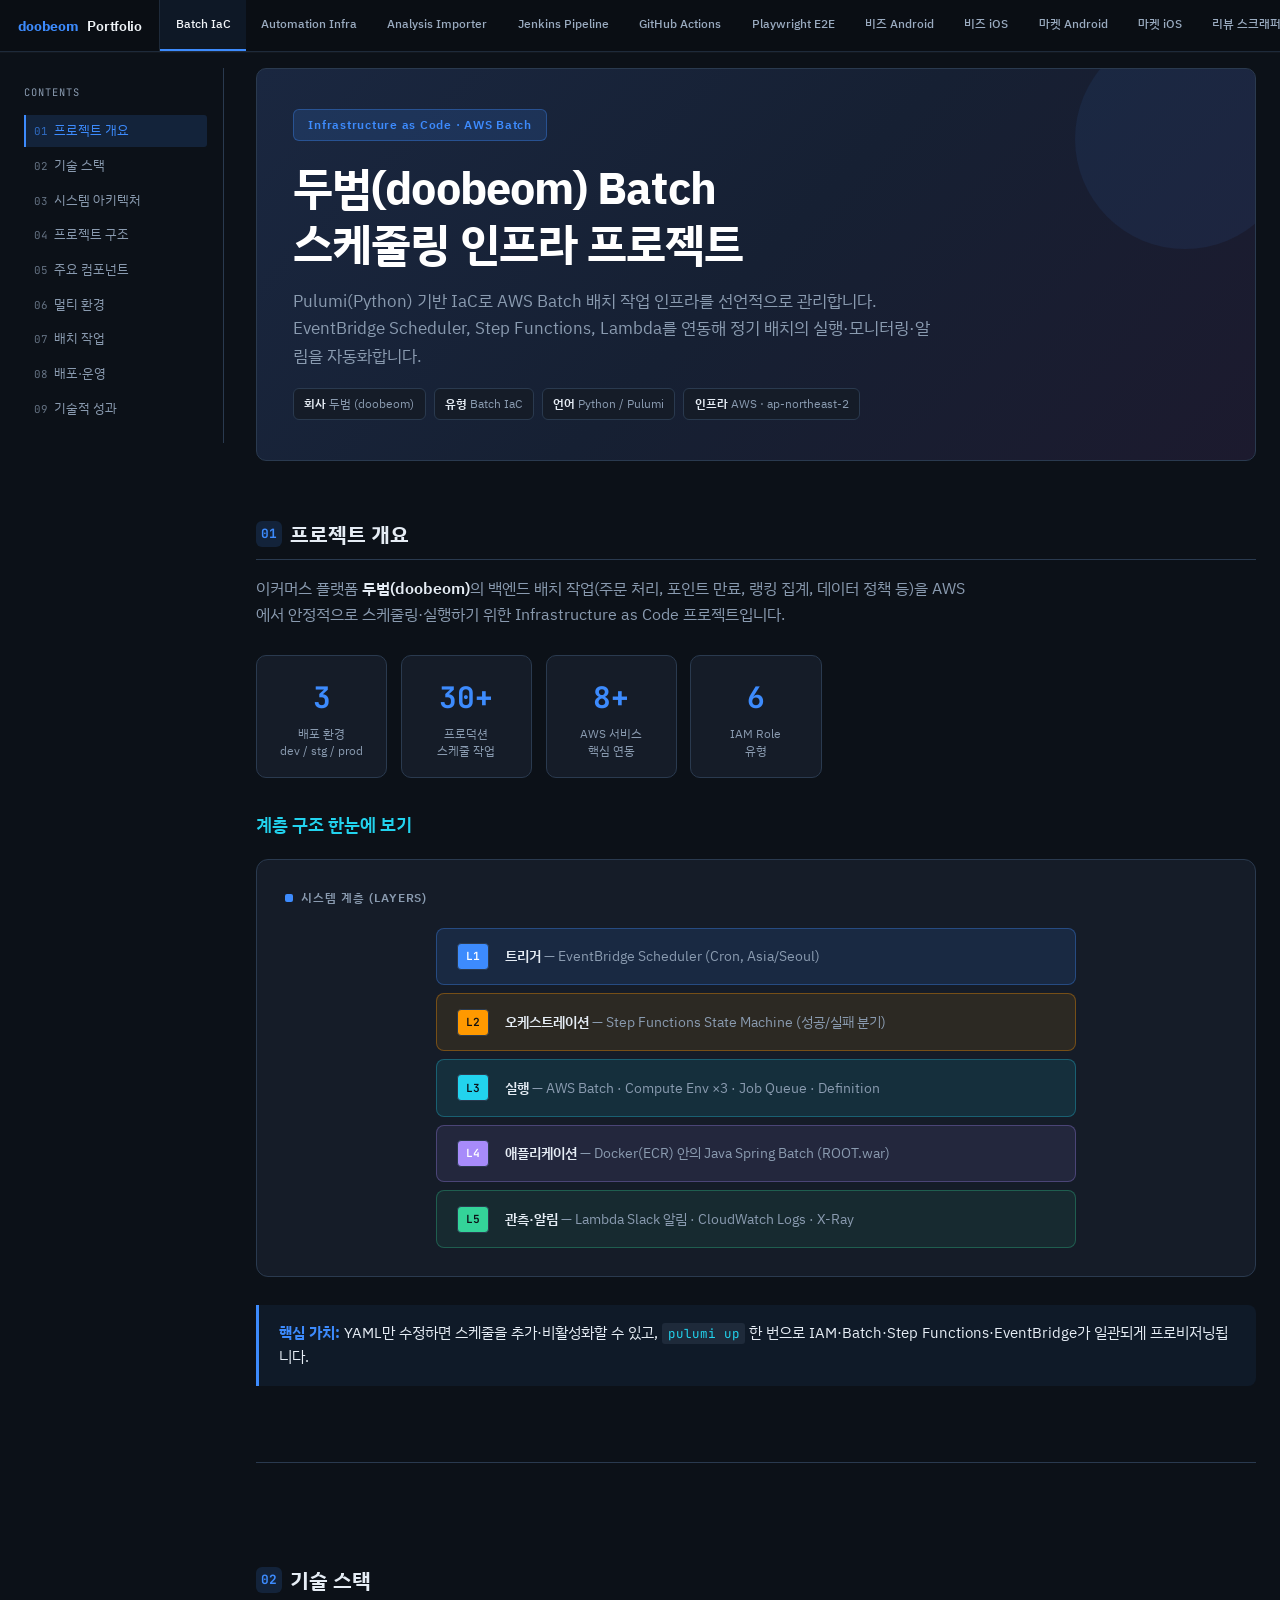
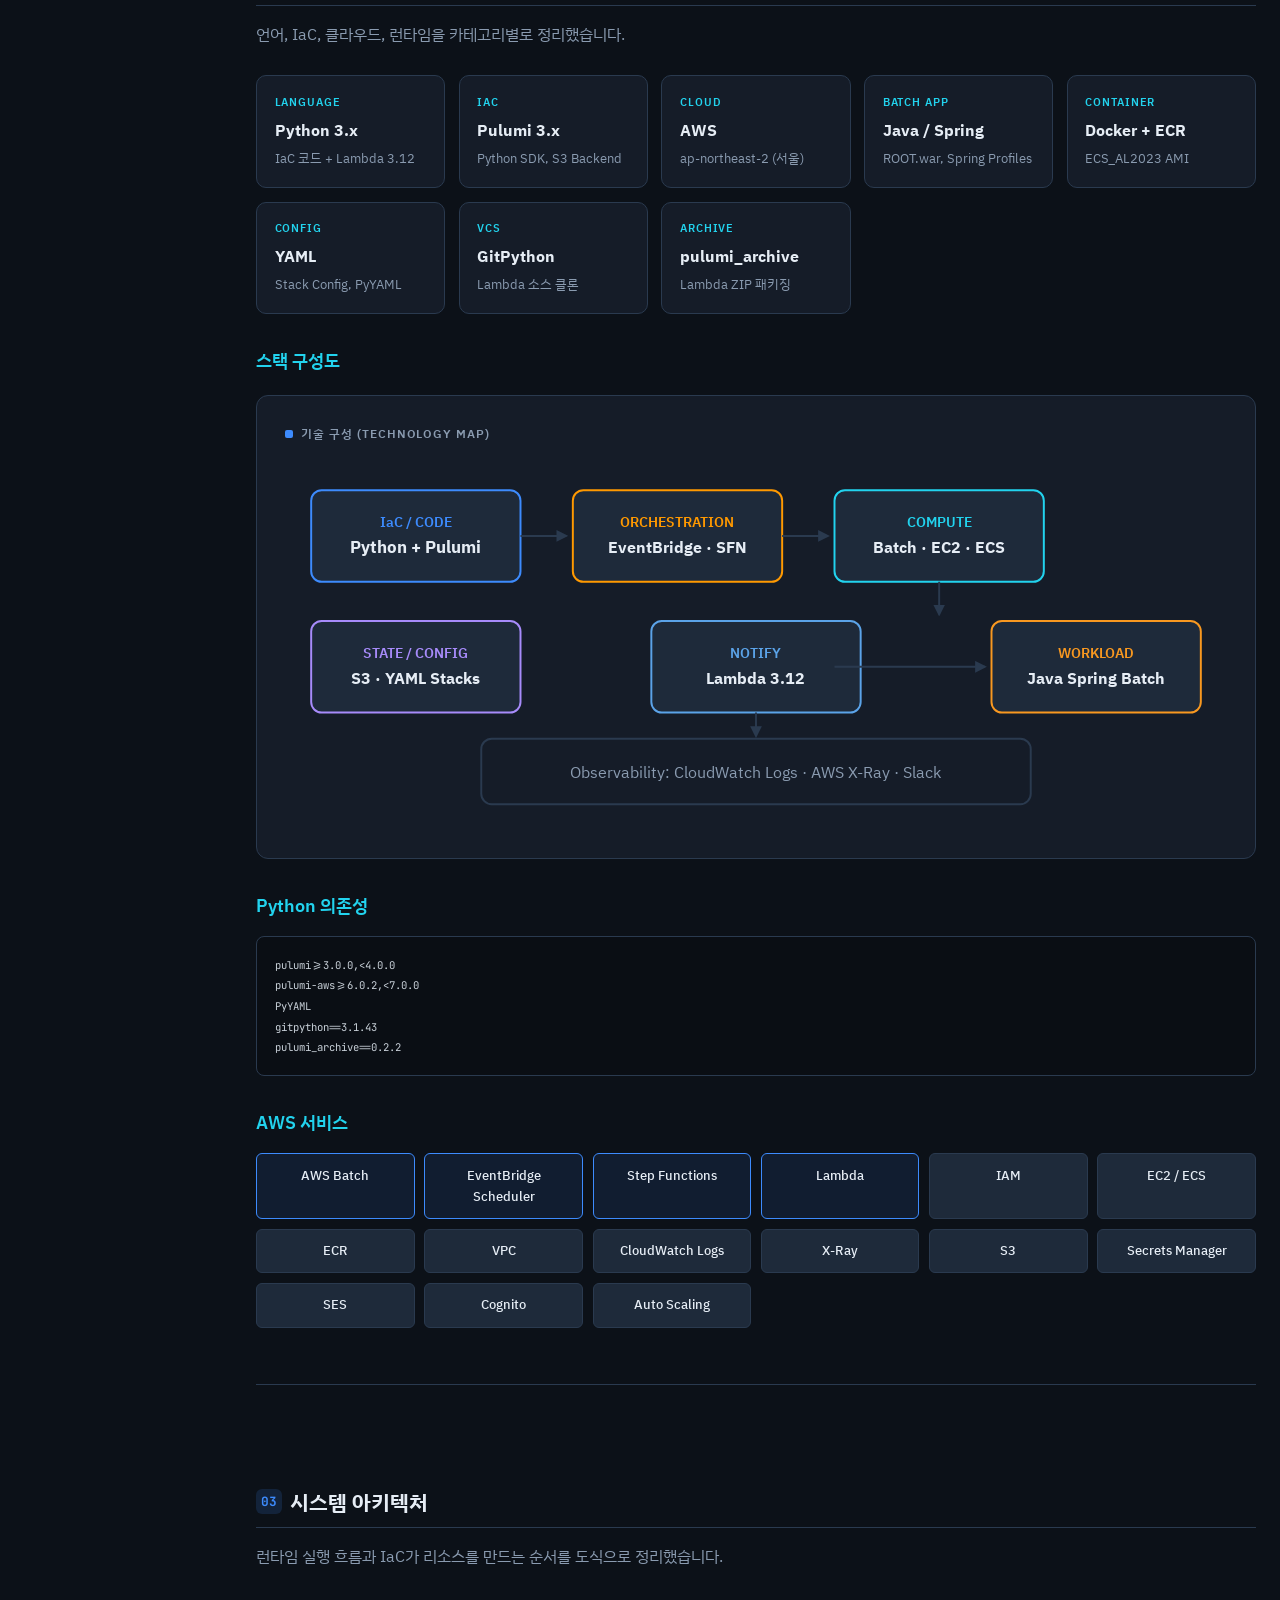
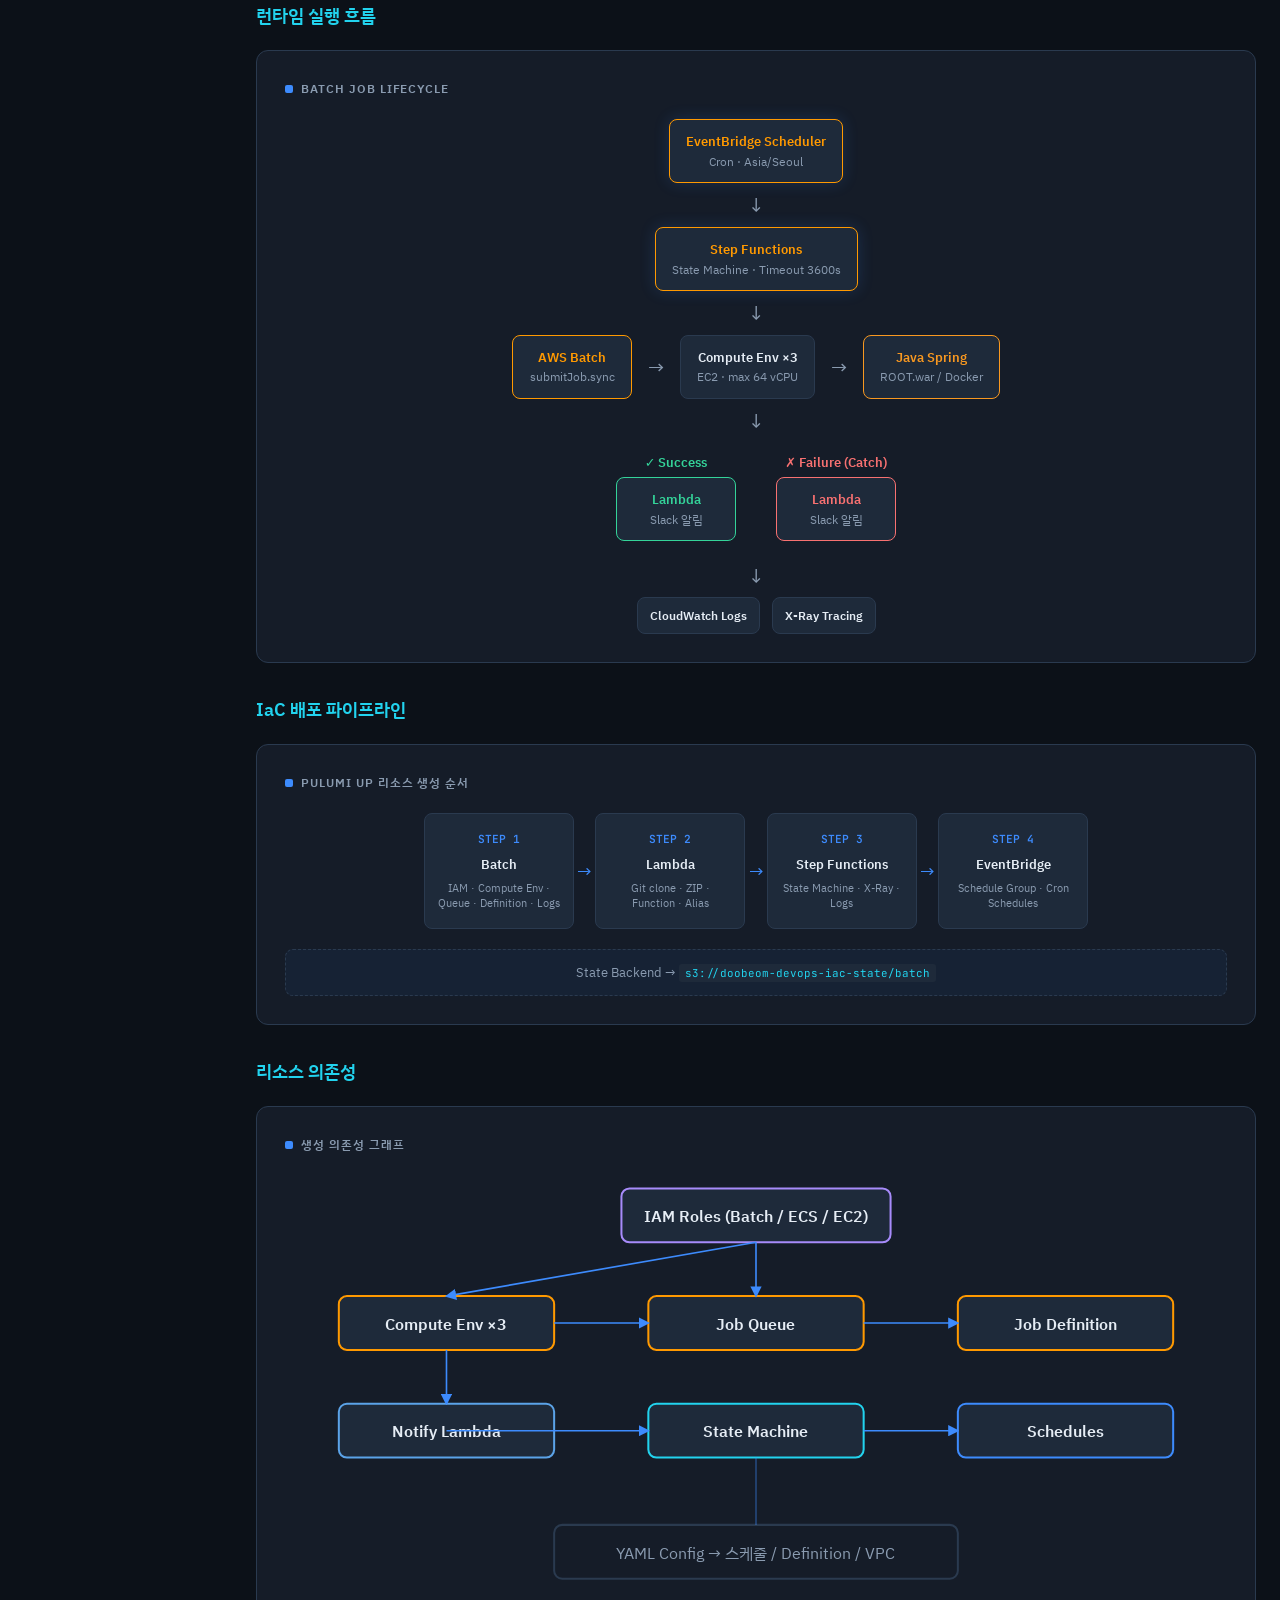
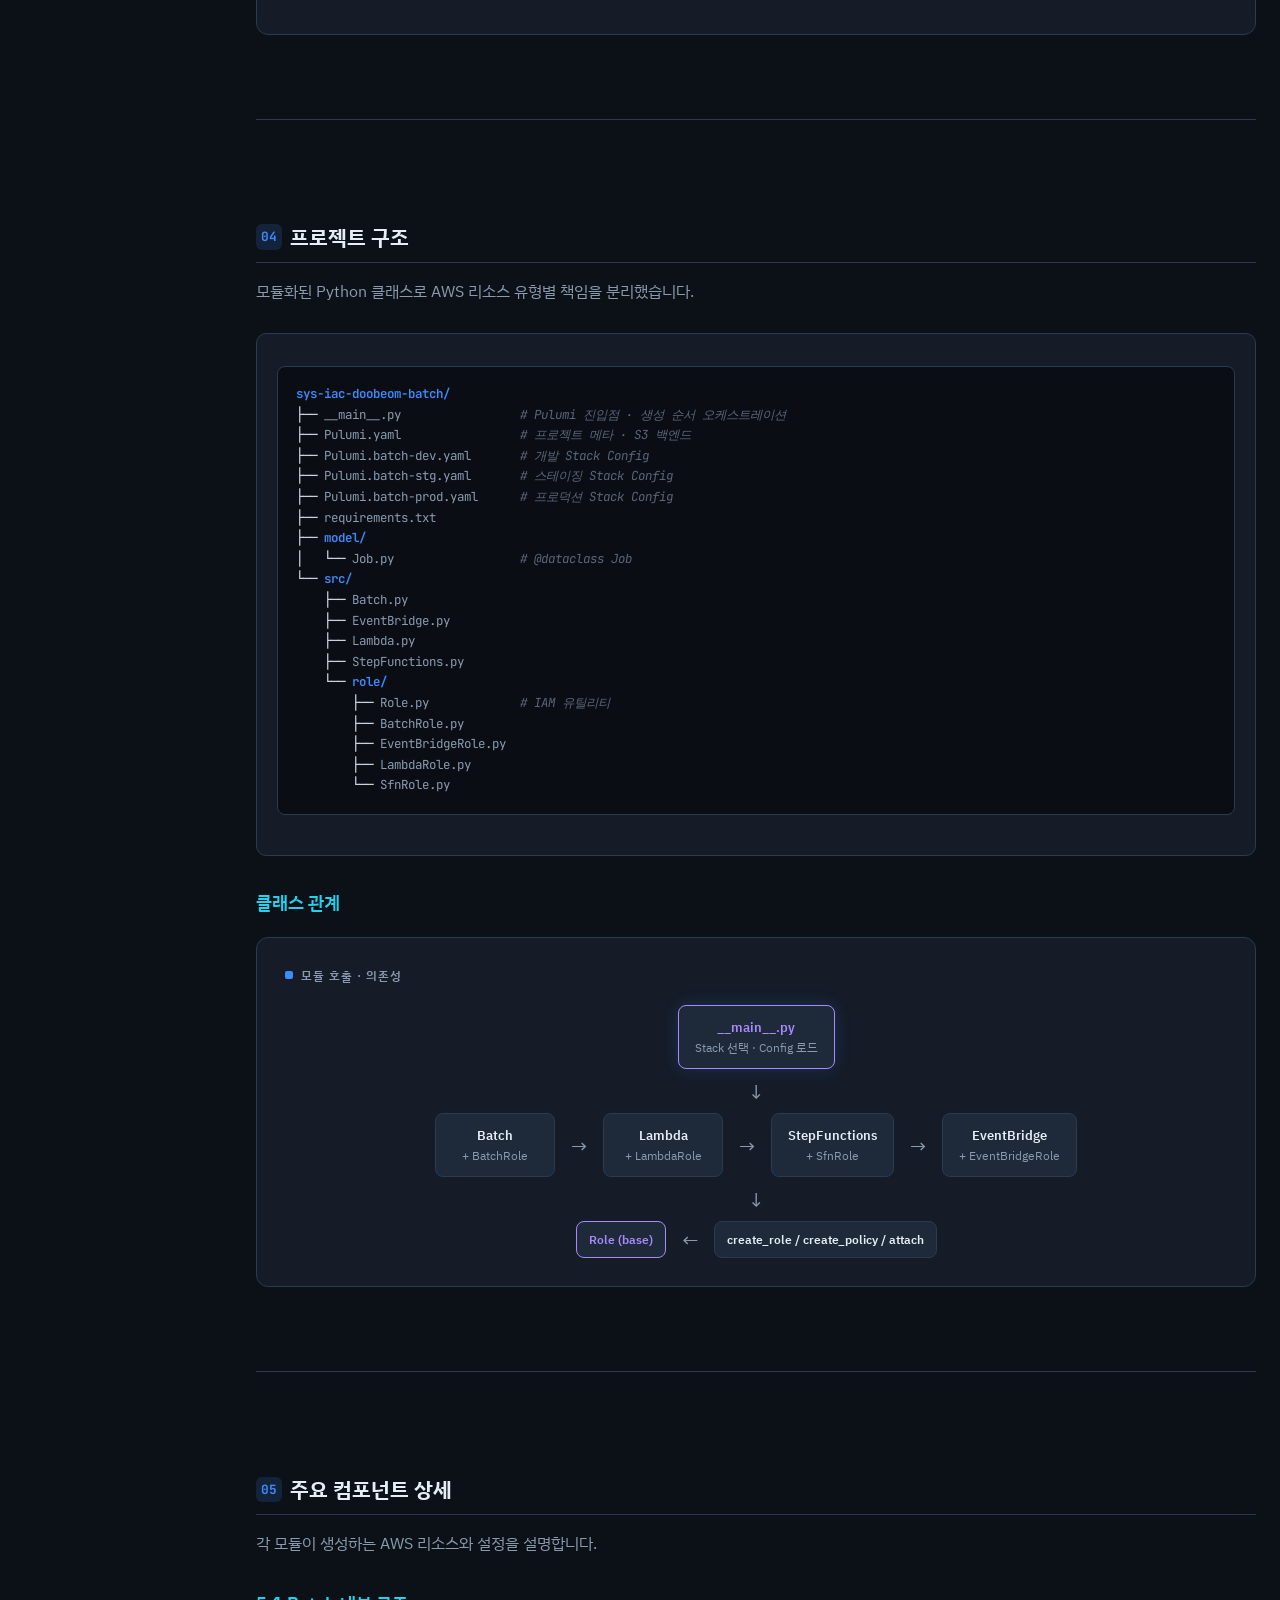
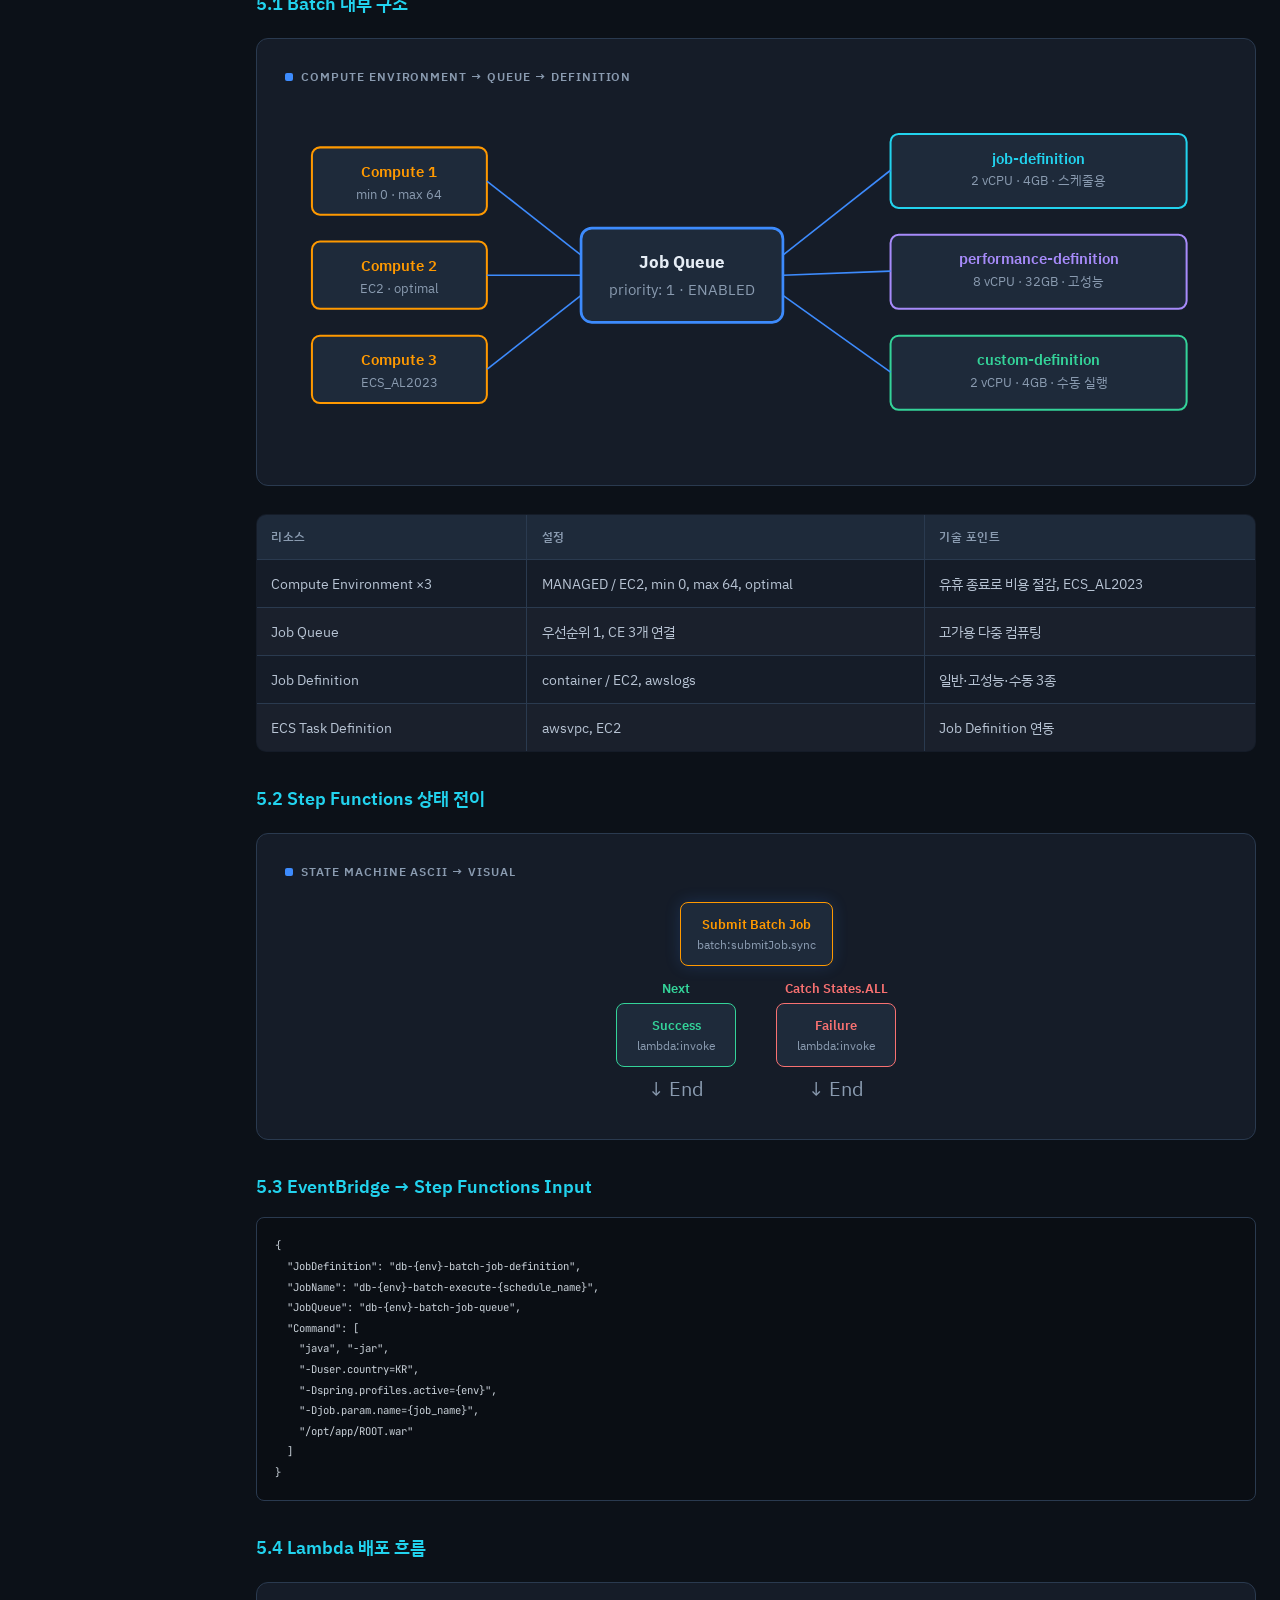
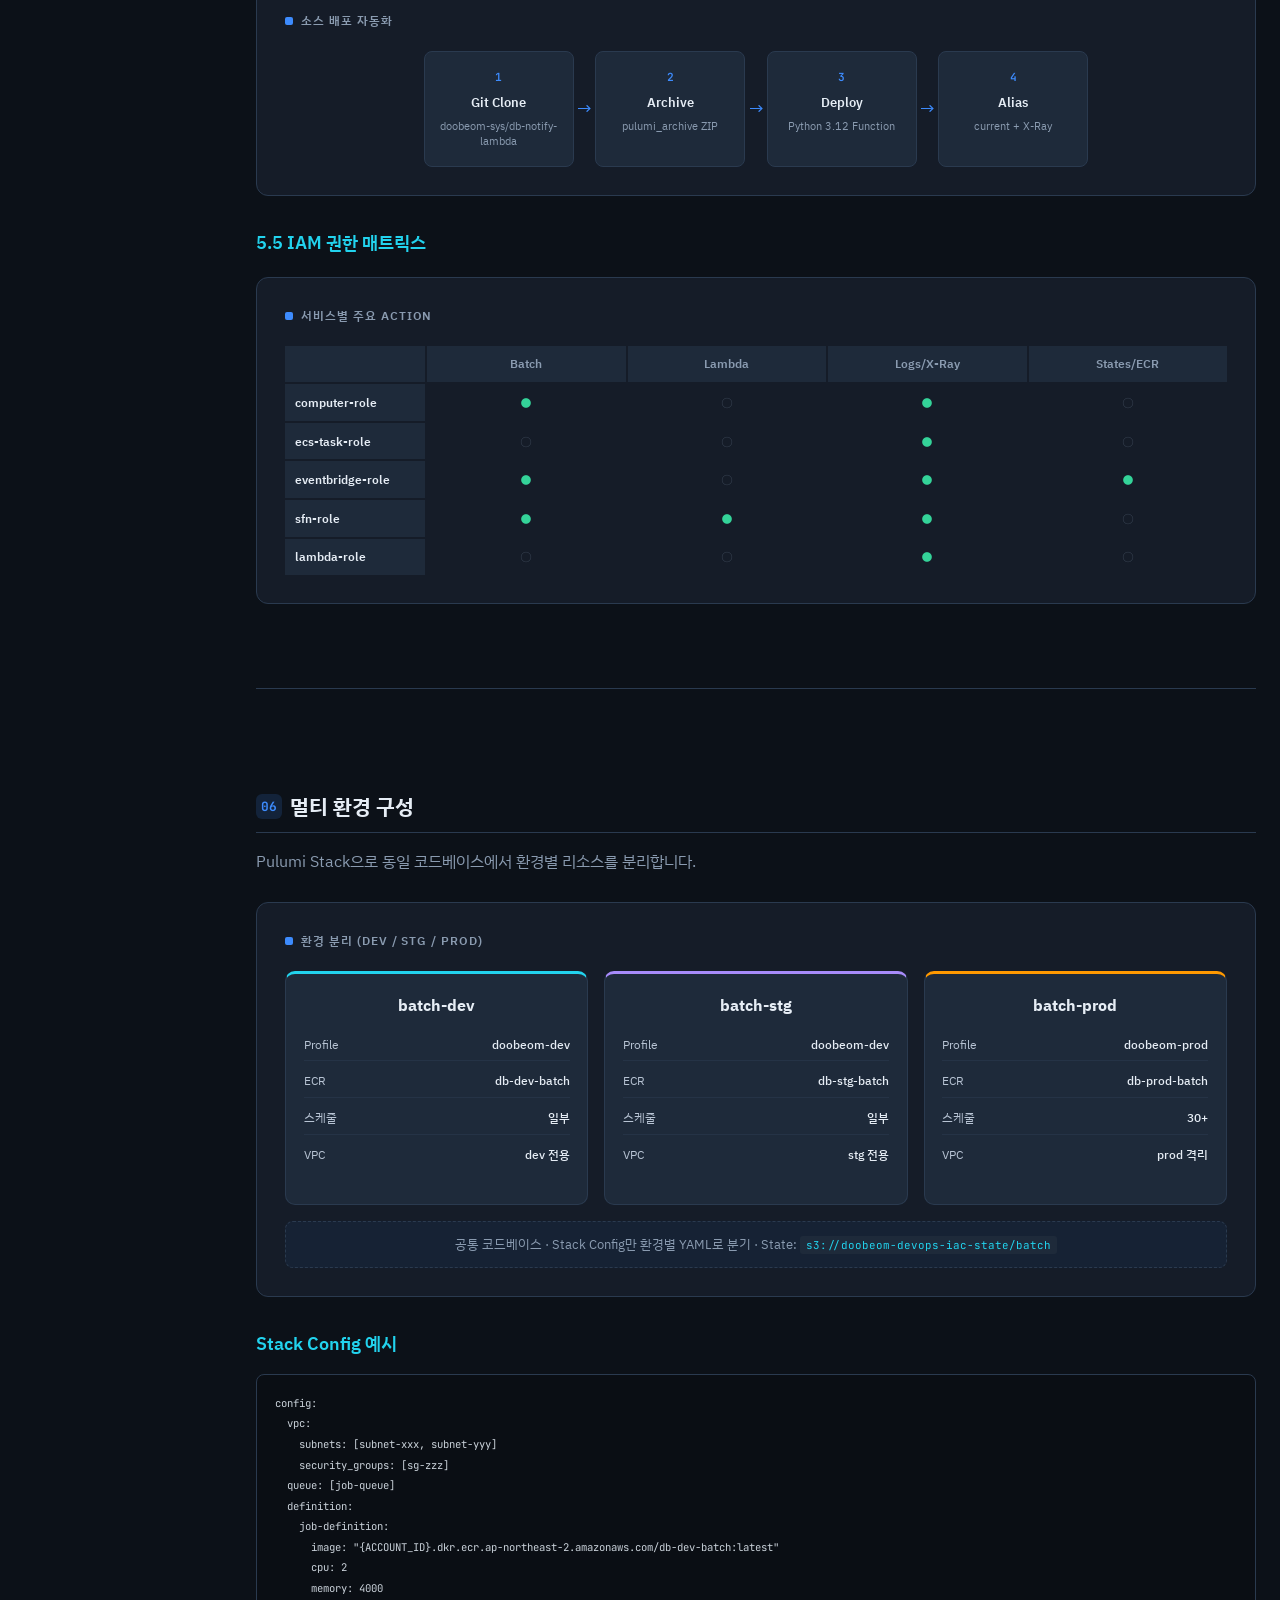
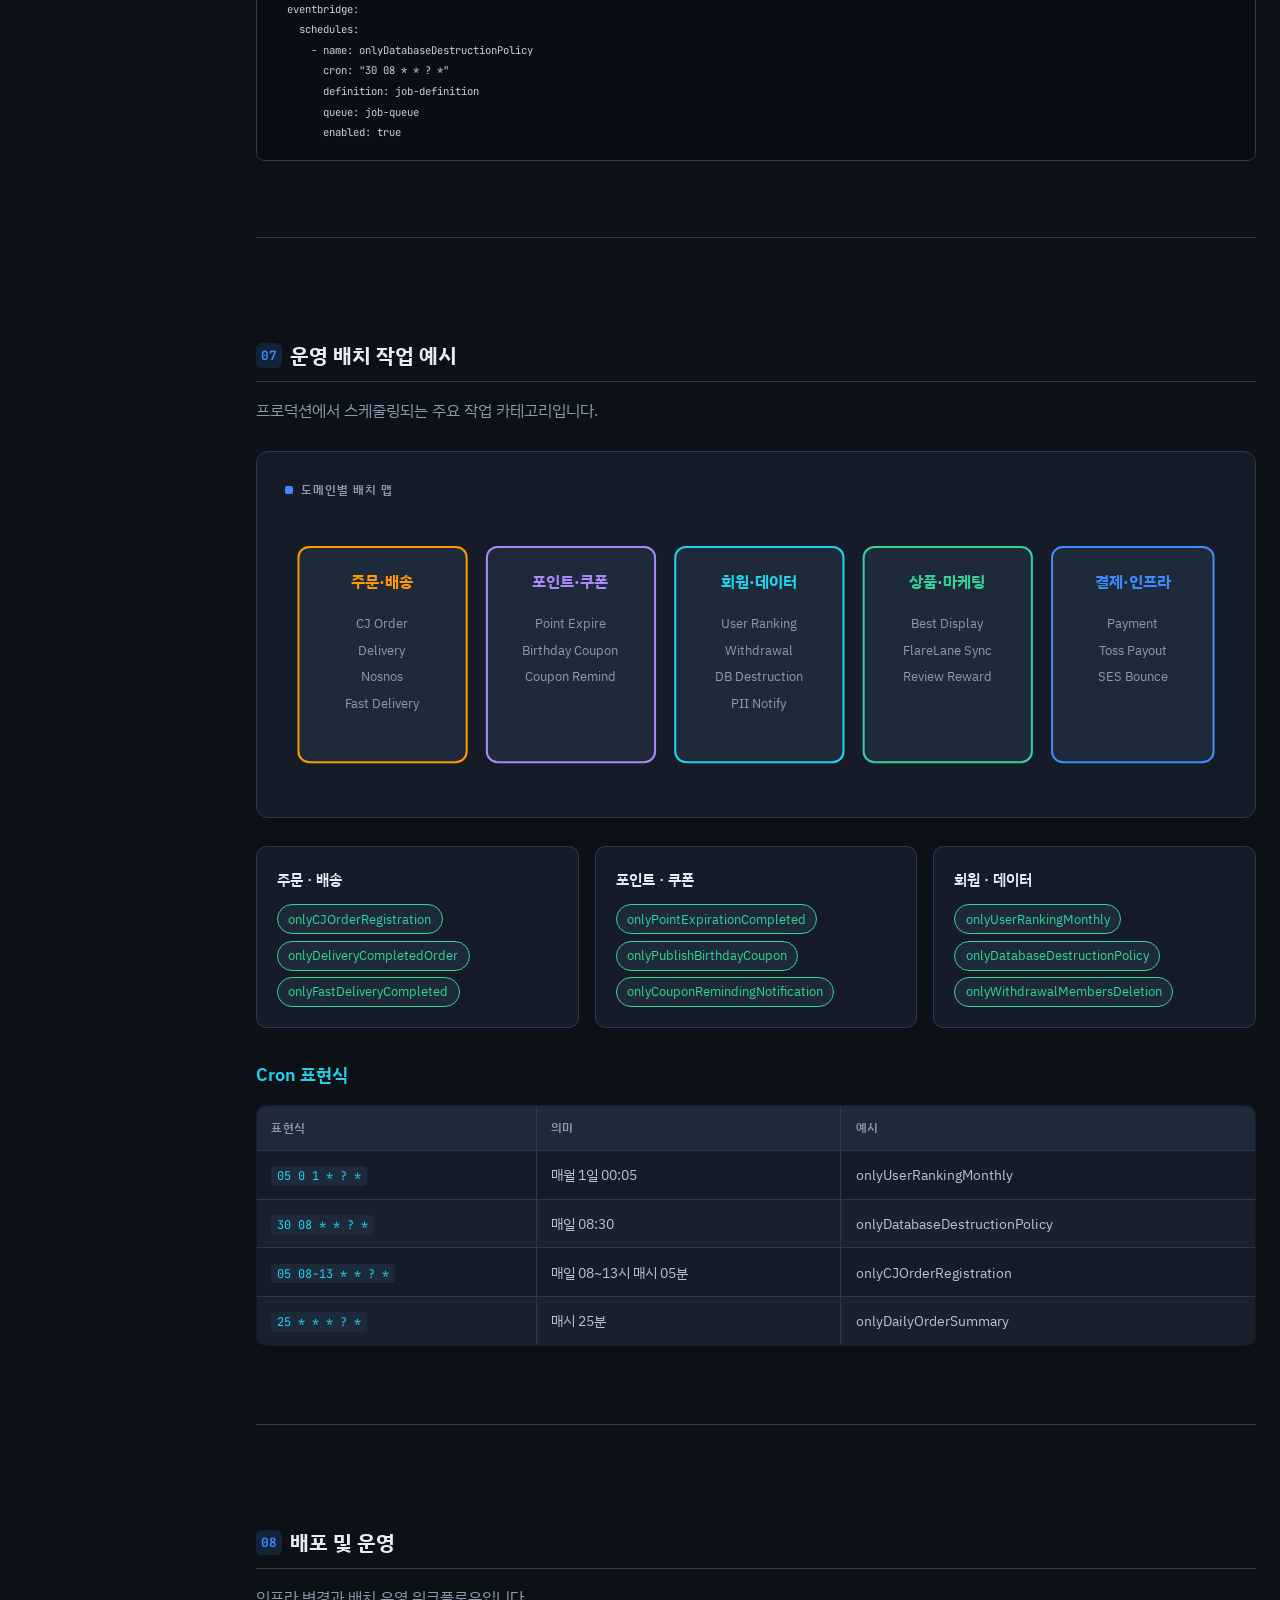
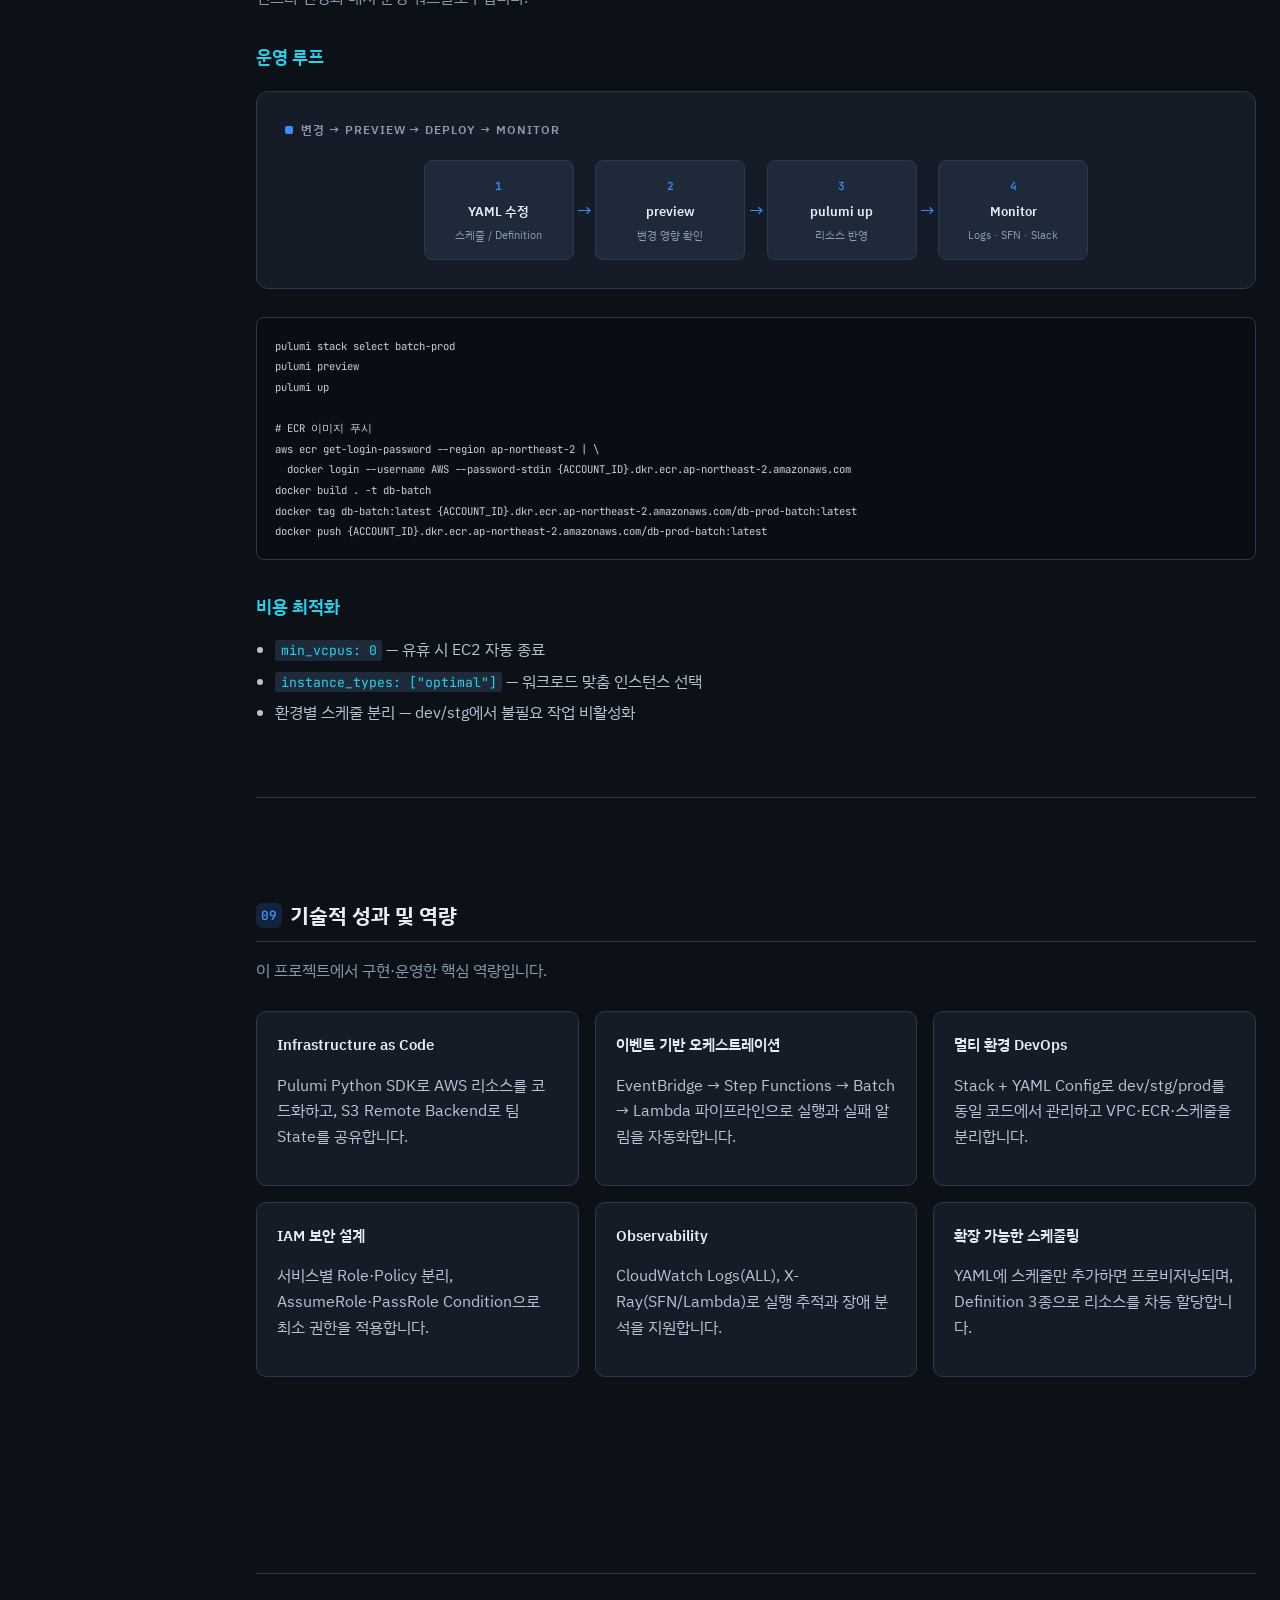
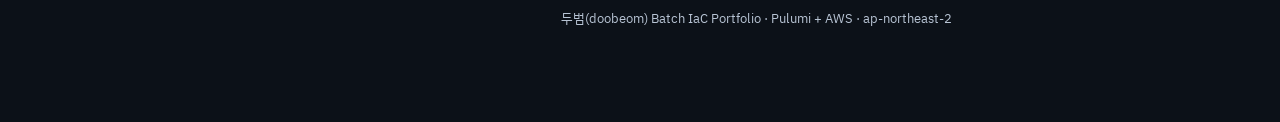
<file: pages/batch.html>
<!DOCTYPE html>
<html lang="ko">
<head>
  <meta charset="UTF-8">
  <meta name="viewport" content="width=device-width, initial-scale=1.0">
  <title>Batch IaC — doobeom Portfolio</title>
  <link rel="preconnect" href="https://fonts.googleapis.com" />
  <link rel="preconnect" href="https://fonts.gstatic.com" crossorigin />
  <link href="https://fonts.googleapis.com/css2?family=IBM+Plex+Sans+KR:wght@400;500;600;700&family=JetBrains+Mono:wght@400;500&display=swap" rel="stylesheet" />
  <link rel="stylesheet" href="../assets/css/theme.css" />
  <link rel="stylesheet" href="../assets/css/pages/batch.css" />
  <link rel="stylesheet" href="../assets/css/nav.css" />
</head>
<body>
  <div class="layout">
    <aside class="toc" aria-label="목차">
      <p class="toc-label">Contents</p>
      <nav>
        <a href="#overview"><span class="num">01</span>프로젝트 개요</a>
        <a href="#tech-stack"><span class="num">02</span>기술 스택</a>
        <a href="#architecture"><span class="num">03</span>시스템 아키텍처</a>
        <a href="#structure"><span class="num">04</span>프로젝트 구조</a>
        <a href="#components"><span class="num">05</span>주요 컴포넌트</a>
        <a href="#environments"><span class="num">06</span>멀티 환경</a>
        <a href="#jobs"><span class="num">07</span>배치 작업</a>
        <a href="#operations"><span class="num">08</span>배포·운영</a>
        <a href="#achievements"><span class="num">09</span>기술적 성과</a>
      </nav>
    </aside>

    <div class="wrap">
      <details class="toc-mobile">
        <summary>목차</summary>
        <nav>
          <a href="#overview">01 · 프로젝트 개요</a>
          <a href="#tech-stack">02 · 기술 스택</a>
          <a href="#architecture">03 · 시스템 아키텍처</a>
          <a href="#structure">04 · 프로젝트 구조</a>
          <a href="#components">05 · 주요 컴포넌트</a>
          <a href="#environments">06 · 멀티 환경</a>
          <a href="#jobs">07 · 배치 작업</a>
          <a href="#operations">08 · 배포·운영</a>
          <a href="#achievements">09 · 기술적 성과</a>
        </nav>
      </details>

      <header class="hero">
        <div class="hero-badge">Infrastructure as Code · AWS Batch</div>
        <h1>두범(doobeom) Batch<br>스케줄링 인프라 프로젝트</h1>
        <p>
          Pulumi(Python) 기반 IaC로 AWS Batch 배치 작업 인프라를 선언적으로 관리합니다.
          EventBridge Scheduler, Step Functions, Lambda를 연동해 정기 배치의 실행·모니터링·알림을 자동화합니다.
        </p>
        <div class="meta-row">
          <span class="chip"><strong>회사</strong> 두범 (doobeom)</span>
          <span class="chip"><strong>유형</strong> Batch IaC</span>
          <span class="chip"><strong>언어</strong> Python / Pulumi</span>
          <span class="chip"><strong>인프라</strong> AWS · ap-northeast-2</span>
        </div>
      </header>

      <div class="content">

      <!-- 01 -->
      <section id="overview">
        <h2><span class="num">01</span> 프로젝트 개요</h2>
        <p class="section-desc">
          이커머스 플랫폼 <strong>두범(doobeom)</strong>의 백엔드 배치 작업(주문 처리, 포인트 만료, 랭킹 집계, 데이터 정책 등)을
          AWS에서 안정적으로 스케줄링·실행하기 위한 Infrastructure as Code 프로젝트입니다.
        </p>

        <div class="stats">
          <div class="stat"><div class="value">3</div><div class="label">배포 환경<br>dev / stg / prod</div></div>
          <div class="stat"><div class="value">30+</div><div class="label">프로덕션<br>스케줄 작업</div></div>
          <div class="stat"><div class="value">8+</div><div class="label">AWS 서비스<br>핵심 연동</div></div>
          <div class="stat"><div class="value">6</div><div class="label">IAM Role<br>유형</div></div>
        </div>

        <h3>계층 구조 한눈에 보기</h3>
        <div class="diagram">
          <div class="diagram-title">시스템 계층 (Layers)</div>
          <div class="layers">
            <div class="layer l1">
              <span class="tag">L1</span>
              <div class="desc"><strong>트리거</strong> — EventBridge Scheduler (Cron, Asia/Seoul)</div>
            </div>
            <div class="layer l2">
              <span class="tag">L2</span>
              <div class="desc"><strong>오케스트레이션</strong> — Step Functions State Machine (성공/실패 분기)</div>
            </div>
            <div class="layer l3">
              <span class="tag">L3</span>
              <div class="desc"><strong>실행</strong> — AWS Batch · Compute Env ×3 · Job Queue · Definition</div>
            </div>
            <div class="layer l4">
              <span class="tag">L4</span>
              <div class="desc"><strong>애플리케이션</strong> — Docker(ECR) 안의 Java Spring Batch (ROOT.war)</div>
            </div>
            <div class="layer l5">
              <span class="tag">L5</span>
              <div class="desc"><strong>관측·알림</strong> — Lambda Slack 알림 · CloudWatch Logs · X-Ray</div>
            </div>
          </div>
        </div>

        <div class="highlight-box">
          <strong>핵심 가치:</strong> YAML만 수정하면 스케줄을 추가·비활성화할 수 있고,
          <code>pulumi up</code> 한 번으로 IAM·Batch·Step Functions·EventBridge가 일관되게 프로비저닝됩니다.
        </div>
      </section>

      <!-- 02 -->
      <section id="tech-stack">
        <h2><span class="num">02</span> 기술 스택</h2>
        <p class="section-desc">언어, IaC, 클라우드, 런타임을 카테고리별로 정리했습니다.</p>

        <div class="tech-grid">
          <div class="tech-card"><div class="category">Language</div><div class="name">Python 3.x</div><div class="detail">IaC 코드 + Lambda 3.12</div></div>
          <div class="tech-card"><div class="category">IaC</div><div class="name">Pulumi 3.x</div><div class="detail">Python SDK, S3 Backend</div></div>
          <div class="tech-card"><div class="category">Cloud</div><div class="name">AWS</div><div class="detail">ap-northeast-2 (서울)</div></div>
          <div class="tech-card"><div class="category">Batch App</div><div class="name">Java / Spring</div><div class="detail">ROOT.war, Spring Profiles</div></div>
          <div class="tech-card"><div class="category">Container</div><div class="name">Docker + ECR</div><div class="detail">ECS_AL2023 AMI</div></div>
          <div class="tech-card"><div class="category">Config</div><div class="name">YAML</div><div class="detail">Stack Config, PyYAML</div></div>
          <div class="tech-card"><div class="category">VCS</div><div class="name">GitPython</div><div class="detail">Lambda 소스 클론</div></div>
          <div class="tech-card"><div class="category">Archive</div><div class="name">pulumi_archive</div><div class="detail">Lambda ZIP 패키징</div></div>
        </div>

        <h3>스택 구성도</h3>
        <div class="diagram">
          <div class="diagram-title">기술 구성 (Technology Map)</div>
          <div class="svg-wrap">
            <svg viewBox="0 0 720 280" xmlns="http://www.w3.org/2000/svg" font-family="IBM Plex Sans KR, sans-serif">
              <!-- boxes -->
              <rect x="20" y="20" width="160" height="70" rx="8" fill="#1e2a3a" stroke="#3d8bfd" stroke-width="1.5"/>
              <text x="100" y="48" text-anchor="middle" fill="#3d8bfd" font-size="11" font-weight="600">IaC / CODE</text>
              <text x="100" y="68" text-anchor="middle" fill="#e6edf5" font-size="13" font-weight="700">Python + Pulumi</text>

              <rect x="220" y="20" width="160" height="70" rx="8" fill="#1e2a3a" stroke="#ff9900" stroke-width="1.5"/>
              <text x="300" y="48" text-anchor="middle" fill="#ff9900" font-size="11" font-weight="600">ORCHESTRATION</text>
              <text x="300" y="68" text-anchor="middle" fill="#e6edf5" font-size="12" font-weight="700">EventBridge · SFN</text>

              <rect x="420" y="20" width="160" height="70" rx="8" fill="#1e2a3a" stroke="#22d3ee" stroke-width="1.5"/>
              <text x="500" y="48" text-anchor="middle" fill="#22d3ee" font-size="11" font-weight="600">COMPUTE</text>
              <text x="500" y="68" text-anchor="middle" fill="#e6edf5" font-size="12" font-weight="700">Batch · EC2 · ECS</text>

              <rect x="540" y="120" width="160" height="70" rx="8" fill="#1e2a3a" stroke="#f89820" stroke-width="1.5"/>
              <text x="620" y="148" text-anchor="middle" fill="#f89820" font-size="11" font-weight="600">WORKLOAD</text>
              <text x="620" y="168" text-anchor="middle" fill="#e6edf5" font-size="12" font-weight="700">Java Spring Batch</text>

              <rect x="280" y="120" width="160" height="70" rx="8" fill="#1e2a3a" stroke="#5ba3e8" stroke-width="1.5"/>
              <text x="360" y="148" text-anchor="middle" fill="#5ba3e8" font-size="11" font-weight="600">NOTIFY</text>
              <text x="360" y="168" text-anchor="middle" fill="#e6edf5" font-size="12" font-weight="700">Lambda 3.12</text>

              <rect x="20" y="120" width="160" height="70" rx="8" fill="#1e2a3a" stroke="#a78bfa" stroke-width="1.5"/>
              <text x="100" y="148" text-anchor="middle" fill="#a78bfa" font-size="11" font-weight="600">STATE / CONFIG</text>
              <text x="100" y="168" text-anchor="middle" fill="#e6edf5" font-size="12" font-weight="700">S3 · YAML Stacks</text>

              <rect x="150" y="210" width="420" height="50" rx="8" fill="#151c28" stroke="#2a3a4f" stroke-width="1.5"/>
              <text x="360" y="240" text-anchor="middle" fill="#8a9bb0" font-size="12">Observability: CloudWatch Logs · AWS X-Ray · Slack</text>

              <!-- arrows -->
              <path d="M180 55 H215" stroke="#2a3a4f" stroke-width="1.5" marker-end="url(#arr)"/>
              <path d="M380 55 H415" stroke="#2a3a4f" stroke-width="1.5" marker-end="url(#arr)"/>
              <path d="M500 90 V115" stroke="#2a3a4f" stroke-width="1.5" marker-end="url(#arr)"/>
              <path d="M420 155 H535" stroke="#2a3a4f" stroke-width="1.5" marker-end="url(#arr)"/>
              <path d="M360 190 V208" stroke="#2a3a4f" stroke-width="1.5" marker-end="url(#arr)"/>
              <defs>
                <marker id="arr" markerWidth="6" markerHeight="6" refX="5" refY="3" orient="auto">
                  <path d="M0,0 L6,3 L0,6" fill="#2a3a4f"/>
                </marker>
              </defs>
            </svg>
          </div>
        </div>

        <h3>Python 의존성</h3>
        <pre><code>pulumi&gt;=3.0.0,&lt;4.0.0
pulumi-aws&gt;=6.0.2,&lt;7.0.0
PyYAML
gitpython==3.1.43
pulumi_archive==0.2.2</code></pre>

        <h3>AWS 서비스</h3>
        <div class="aws-grid">
          <div class="aws-chip primary">AWS Batch</div>
          <div class="aws-chip primary">EventBridge Scheduler</div>
          <div class="aws-chip primary">Step Functions</div>
          <div class="aws-chip primary">Lambda</div>
          <div class="aws-chip">IAM</div>
          <div class="aws-chip">EC2 / ECS</div>
          <div class="aws-chip">ECR</div>
          <div class="aws-chip">VPC</div>
          <div class="aws-chip">CloudWatch Logs</div>
          <div class="aws-chip">X-Ray</div>
          <div class="aws-chip">S3</div>
          <div class="aws-chip">Secrets Manager</div>
          <div class="aws-chip">SES</div>
          <div class="aws-chip">Cognito</div>
          <div class="aws-chip">Auto Scaling</div>
        </div>
      </section>

      <!-- 03 -->
      <section id="architecture">
        <h2><span class="num">03</span> 시스템 아키텍처</h2>
        <p class="section-desc">런타임 실행 흐름과 IaC가 리소스를 만드는 순서를 도식으로 정리했습니다.</p>

        <h3>런타임 실행 흐름</h3>
        <div class="diagram">
          <div class="diagram-title">Batch Job Lifecycle</div>
          <div class="flow">
            <div class="flow-row">
              <div class="fbox aws hl">EventBridge Scheduler<small>Cron · Asia/Seoul</small></div>
            </div>
            <div class="arrow">↓</div>
            <div class="flow-row">
              <div class="fbox aws hl">Step Functions<small>State Machine · Timeout 3600s</small></div>
            </div>
            <div class="arrow">↓</div>
            <div class="flow-row">
              <div class="fbox aws">AWS Batch<small>submitJob.sync</small></div>
              <span class="arrow h">→</span>
              <div class="fbox">Compute Env ×3<small>EC2 · max 64 vCPU</small></div>
              <span class="arrow h">→</span>
              <div class="fbox java">Java Spring<small>ROOT.war / Docker</small></div>
            </div>
            <div class="arrow">↓</div>
            <div class="flow-branch">
              <div class="br">
                <div class="lbl-ok">✓ Success</div>
                <div class="fbox py ok">Lambda<small>Slack 알림</small></div>
              </div>
              <div class="br">
                <div class="lbl-err">✗ Failure (Catch)</div>
                <div class="fbox py err">Lambda<small>Slack 알림</small></div>
              </div>
            </div>
            <div class="arrow" style="margin-top:0.75rem">↓</div>
            <div class="flow-row">
              <div class="fbox sm">CloudWatch Logs</div>
              <div class="fbox sm">X-Ray Tracing</div>
            </div>
          </div>
        </div>

        <h3>IaC 배포 파이프라인</h3>
        <div class="diagram">
          <div class="diagram-title">pulumi up 리소스 생성 순서</div>
          <div class="pipeline">
            <div class="pipe-step">
              <div class="step-n">STEP 1</div>
              <div class="step-t">Batch</div>
              <div class="step-d">IAM · Compute Env · Queue · Definition · Logs</div>
            </div>
            <div class="pipe-conn">→</div>
            <div class="pipe-step">
              <div class="step-n">STEP 2</div>
              <div class="step-t">Lambda</div>
              <div class="step-d">Git clone · ZIP · Function · Alias</div>
            </div>
            <div class="pipe-conn">→</div>
            <div class="pipe-step">
              <div class="step-n">STEP 3</div>
              <div class="step-t">Step Functions</div>
              <div class="step-d">State Machine · X-Ray · Logs</div>
            </div>
            <div class="pipe-conn">→</div>
            <div class="pipe-step">
              <div class="step-n">STEP 4</div>
              <div class="step-t">EventBridge</div>
              <div class="step-d">Schedule Group · Cron Schedules</div>
            </div>
          </div>
          <div class="env-shared" style="margin-top:1.25rem">
            State Backend → <code>s3://doobeom-devops-iac-state/batch</code>
          </div>
        </div>

        <h3>리소스 의존성</h3>
        <div class="diagram">
          <div class="diagram-title">생성 의존성 그래프</div>
          <div class="svg-wrap">
            <svg viewBox="0 0 700 320" xmlns="http://www.w3.org/2000/svg" font-family="IBM Plex Sans KR, sans-serif">
              <defs>
                <marker id="a2" markerWidth="7" markerHeight="7" refX="6" refY="3.5" orient="auto">
                  <path d="M0,0 L7,3.5 L0,7 Z" fill="#3d8bfd"/>
                </marker>
              </defs>
              <!-- row 1 -->
              <rect x="250" y="10" width="200" height="40" rx="6" fill="#1e2a3a" stroke="#a78bfa" stroke-width="1.5"/>
              <text x="350" y="35" text-anchor="middle" fill="#e6edf5" font-size="12" font-weight="600">IAM Roles (Batch / ECS / EC2)</text>

              <!-- row 2 -->
              <rect x="40" y="90" width="160" height="40" rx="6" fill="#1e2a3a" stroke="#ff9900" stroke-width="1.5"/>
              <text x="120" y="115" text-anchor="middle" fill="#e6edf5" font-size="12" font-weight="600">Compute Env ×3</text>

              <rect x="270" y="90" width="160" height="40" rx="6" fill="#1e2a3a" stroke="#ff9900" stroke-width="1.5"/>
              <text x="350" y="115" text-anchor="middle" fill="#e6edf5" font-size="12" font-weight="600">Job Queue</text>

              <rect x="500" y="90" width="160" height="40" rx="6" fill="#1e2a3a" stroke="#ff9900" stroke-width="1.5"/>
              <text x="580" y="115" text-anchor="middle" fill="#e6edf5" font-size="12" font-weight="600">Job Definition</text>

              <!-- row 3 -->
              <rect x="40" y="170" width="160" height="40" rx="6" fill="#1e2a3a" stroke="#5ba3e8" stroke-width="1.5"/>
              <text x="120" y="195" text-anchor="middle" fill="#e6edf5" font-size="12" font-weight="600">Notify Lambda</text>

              <rect x="270" y="170" width="160" height="40" rx="6" fill="#1e2a3a" stroke="#22d3ee" stroke-width="1.5"/>
              <text x="350" y="195" text-anchor="middle" fill="#e6edf5" font-size="12" font-weight="600">State Machine</text>

              <rect x="500" y="170" width="160" height="40" rx="6" fill="#1e2a3a" stroke="#3d8bfd" stroke-width="1.5"/>
              <text x="580" y="195" text-anchor="middle" fill="#e6edf5" font-size="12" font-weight="600">Schedules</text>

              <!-- row 4 -->
              <rect x="200" y="260" width="300" height="40" rx="6" fill="#151c28" stroke="#2a3a4f" stroke-width="1.5"/>
              <text x="350" y="285" text-anchor="middle" fill="#8a9bb0" font-size="12">YAML Config → 스케줄 / Definition / VPC</text>

              <!-- lines -->
              <line x1="350" y1="50" x2="120" y2="90" stroke="#3d8bfd" stroke-width="1.2" marker-end="url(#a2)"/>
              <line x1="350" y1="50" x2="350" y2="90" stroke="#3d8bfd" stroke-width="1.2" marker-end="url(#a2)"/>
              <line x1="200" y1="110" x2="270" y2="110" stroke="#3d8bfd" stroke-width="1.2" marker-end="url(#a2)"/>
              <line x1="430" y1="110" x2="500" y2="110" stroke="#3d8bfd" stroke-width="1.2" marker-end="url(#a2)"/>
              <line x1="120" y1="130" x2="120" y2="170" stroke="#3d8bfd" stroke-width="1.2" marker-end="url(#a2)"/>
              <line x1="120" y1="190" x2="270" y2="190" stroke="#3d8bfd" stroke-width="1.2" marker-end="url(#a2)"/>
              <line x1="430" y1="190" x2="500" y2="190" stroke="#3d8bfd" stroke-width="1.2" marker-end="url(#a2)"/>
              <line x1="350" y1="210" x2="350" y2="260" stroke="#3d8bfd" stroke-width="1.2" opacity="0.4"/>
            </svg>
          </div>
        </div>
      </section>

      <!-- 04 -->
      <section id="structure">
        <h2><span class="num">04</span> 프로젝트 구조</h2>
        <p class="section-desc">모듈화된 Python 클래스로 AWS 리소스 유형별 책임을 분리했습니다.</p>

        <div class="file-tree">
<pre><span class="dir">sys-iac-doobeom-batch/</span>
├── <span class="file">__main__.py</span>                 <span class="comment"># Pulumi 진입점 · 생성 순서 오케스트레이션</span>
├── <span class="file">Pulumi.yaml</span>                 <span class="comment"># 프로젝트 메타 · S3 백엔드</span>
├── <span class="file">Pulumi.batch-dev.yaml</span>       <span class="comment"># 개발 Stack Config</span>
├── <span class="file">Pulumi.batch-stg.yaml</span>       <span class="comment"># 스테이징 Stack Config</span>
├── <span class="file">Pulumi.batch-prod.yaml</span>      <span class="comment"># 프로덕션 Stack Config</span>
├── <span class="file">requirements.txt</span>
├── <span class="dir">model/</span>
│   └── <span class="file">Job.py</span>                  <span class="comment"># @dataclass Job</span>
└── <span class="dir">src/</span>
    ├── <span class="file">Batch.py</span>
    ├── <span class="file">EventBridge.py</span>
    ├── <span class="file">Lambda.py</span>
    ├── <span class="file">StepFunctions.py</span>
    └── <span class="dir">role/</span>
        ├── <span class="file">Role.py</span>             <span class="comment"># IAM 유틸리티</span>
        ├── <span class="file">BatchRole.py</span>
        ├── <span class="file">EventBridgeRole.py</span>
        ├── <span class="file">LambdaRole.py</span>
        └── <span class="file">SfnRole.py</span></pre>
        </div>

        <h3>클래스 관계</h3>
        <div class="diagram">
          <div class="diagram-title">모듈 호출 · 의존성</div>
          <div class="flow">
            <div class="flow-row">
              <div class="fbox cfg hl">__main__.py<small>Stack 선택 · Config 로드</small></div>
            </div>
            <div class="arrow">↓</div>
            <div class="flow-row">
              <div class="fbox">Batch<small>+ BatchRole</small></div>
              <span class="arrow h">→</span>
              <div class="fbox">Lambda<small>+ LambdaRole</small></div>
              <span class="arrow h">→</span>
              <div class="fbox">StepFunctions<small>+ SfnRole</small></div>
              <span class="arrow h">→</span>
              <div class="fbox">EventBridge<small>+ EventBridgeRole</small></div>
            </div>
            <div class="arrow">↓</div>
            <div class="flow-row">
              <div class="fbox sm cfg">Role (base)</div>
              <span class="arrow h">←</span>
              <div class="fbox sm">create_role / create_policy / attach</div>
            </div>
          </div>
        </div>
      </section>

      <!-- 05 -->
      <section id="components">
        <h2><span class="num">05</span> 주요 컴포넌트 상세</h2>
        <p class="section-desc">각 모듈이 생성하는 AWS 리소스와 설정을 설명합니다.</p>

        <h3>5.1 Batch 내부 구조</h3>
        <div class="diagram">
          <div class="diagram-title">Compute Environment → Queue → Definition</div>
          <div class="svg-wrap">
            <svg viewBox="0 0 700 260" xmlns="http://www.w3.org/2000/svg" font-family="IBM Plex Sans KR, sans-serif">
              <rect x="20" y="30" width="130" height="50" rx="6" fill="#1e2a3a" stroke="#ff9900" stroke-width="1.5"/>
              <text x="85" y="52" text-anchor="middle" fill="#ff9900" font-size="11" font-weight="600">Compute 1</text>
              <text x="85" y="68" text-anchor="middle" fill="#8a9bb0" font-size="10">min 0 · max 64</text>

              <rect x="20" y="100" width="130" height="50" rx="6" fill="#1e2a3a" stroke="#ff9900" stroke-width="1.5"/>
              <text x="85" y="122" text-anchor="middle" fill="#ff9900" font-size="11" font-weight="600">Compute 2</text>
              <text x="85" y="138" text-anchor="middle" fill="#8a9bb0" font-size="10">EC2 · optimal</text>

              <rect x="20" y="170" width="130" height="50" rx="6" fill="#1e2a3a" stroke="#ff9900" stroke-width="1.5"/>
              <text x="85" y="192" text-anchor="middle" fill="#ff9900" font-size="11" font-weight="600">Compute 3</text>
              <text x="85" y="208" text-anchor="middle" fill="#8a9bb0" font-size="10">ECS_AL2023</text>

              <rect x="220" y="90" width="150" height="70" rx="8" fill="#1e2a3a" stroke="#3d8bfd" stroke-width="2"/>
              <text x="295" y="120" text-anchor="middle" fill="#e6edf5" font-size="13" font-weight="700">Job Queue</text>
              <text x="295" y="140" text-anchor="middle" fill="#8a9bb0" font-size="11">priority: 1 · ENABLED</text>

              <rect x="450" y="20" width="220" height="55" rx="6" fill="#1e2a3a" stroke="#22d3ee" stroke-width="1.5"/>
              <text x="560" y="42" text-anchor="middle" fill="#22d3ee" font-size="11" font-weight="600">job-definition</text>
              <text x="560" y="58" text-anchor="middle" fill="#8a9bb0" font-size="10">2 vCPU · 4GB · 스케줄용</text>

              <rect x="450" y="95" width="220" height="55" rx="6" fill="#1e2a3a" stroke="#a78bfa" stroke-width="1.5"/>
              <text x="560" y="117" text-anchor="middle" fill="#a78bfa" font-size="11" font-weight="600">performance-definition</text>
              <text x="560" y="133" text-anchor="middle" fill="#8a9bb0" font-size="10">8 vCPU · 32GB · 고성능</text>

              <rect x="450" y="170" width="220" height="55" rx="6" fill="#1e2a3a" stroke="#34d399" stroke-width="1.5"/>
              <text x="560" y="192" text-anchor="middle" fill="#34d399" font-size="11" font-weight="600">custom-definition</text>
              <text x="560" y="208" text-anchor="middle" fill="#8a9bb0" font-size="10">2 vCPU · 4GB · 수동 실행</text>

              <line x1="150" y1="55" x2="220" y2="110" stroke="#3d8bfd" stroke-width="1.2"/>
              <line x1="150" y1="125" x2="220" y2="125" stroke="#3d8bfd" stroke-width="1.2"/>
              <line x1="150" y1="195" x2="220" y2="140" stroke="#3d8bfd" stroke-width="1.2"/>
              <line x1="370" y1="110" x2="450" y2="47" stroke="#3d8bfd" stroke-width="1.2"/>
              <line x1="370" y1="125" x2="450" y2="122" stroke="#3d8bfd" stroke-width="1.2"/>
              <line x1="370" y1="140" x2="450" y2="197" stroke="#3d8bfd" stroke-width="1.2"/>
            </svg>
          </div>
        </div>

        <table>
          <thead><tr><th>리소스</th><th>설정</th><th>기술 포인트</th></tr></thead>
          <tbody>
            <tr><td>Compute Environment ×3</td><td>MANAGED / EC2, min 0, max 64, optimal</td><td>유휴 종료로 비용 절감, ECS_AL2023</td></tr>
            <tr><td>Job Queue</td><td>우선순위 1, CE 3개 연결</td><td>고가용 다중 컴퓨팅</td></tr>
            <tr><td>Job Definition</td><td>container / EC2, awslogs</td><td>일반·고성능·수동 3종</td></tr>
            <tr><td>ECS Task Definition</td><td>awsvpc, EC2</td><td>Job Definition 연동</td></tr>
          </tbody>
        </table>

        <h3>5.2 Step Functions 상태 전이</h3>
        <div class="diagram">
          <div class="diagram-title">State Machine ASCII → Visual</div>
          <div class="flow">
            <div class="flow-row"><div class="fbox aws hl">Submit Batch Job<small>batch:submitJob.sync</small></div></div>
            <div class="flow-branch" style="margin-top:0.5rem">
              <div class="br">
                <div class="lbl-ok">Next</div>
                <div class="fbox ok">Success<small>lambda:invoke</small></div>
                <div class="arrow">↓ End</div>
              </div>
              <div class="br">
                <div class="lbl-err">Catch States.ALL</div>
                <div class="fbox err">Failure<small>lambda:invoke</small></div>
                <div class="arrow">↓ End</div>
              </div>
            </div>
          </div>
        </div>

        <h3>5.3 EventBridge → Step Functions Input</h3>
        <pre><code>{
  "JobDefinition": "db-{env}-batch-job-definition",
  "JobName": "db-{env}-batch-execute-{schedule_name}",
  "JobQueue": "db-{env}-batch-job-queue",
  "Command": [
    "java", "-jar",
    "-Duser.country=KR",
    "-Dspring.profiles.active={env}",
    "-Djob.param.name={job_name}",
    "/opt/app/ROOT.war"
  ]
}</code></pre>

        <h3>5.4 Lambda 배포 흐름</h3>
        <div class="diagram">
          <div class="diagram-title">소스 배포 자동화</div>
          <div class="pipeline">
            <div class="pipe-step">
              <div class="step-n">1</div>
              <div class="step-t">Git Clone</div>
              <div class="step-d">doobeom-sys/db-notify-lambda</div>
            </div>
            <div class="pipe-conn">→</div>
            <div class="pipe-step">
              <div class="step-n">2</div>
              <div class="step-t">Archive</div>
              <div class="step-d">pulumi_archive ZIP</div>
            </div>
            <div class="pipe-conn">→</div>
            <div class="pipe-step">
              <div class="step-n">3</div>
              <div class="step-t">Deploy</div>
              <div class="step-d">Python 3.12 Function</div>
            </div>
            <div class="pipe-conn">→</div>
            <div class="pipe-step">
              <div class="step-n">4</div>
              <div class="step-t">Alias</div>
              <div class="step-d">current + X-Ray</div>
            </div>
          </div>
        </div>

        <h3>5.5 IAM 권한 매트릭스</h3>
        <div class="diagram">
          <div class="diagram-title">서비스별 주요 Action</div>
          <div class="iam-matrix">
            <div class="h"></div>
            <div class="h">Batch</div>
            <div class="h">Lambda</div>
            <div class="h">Logs/X-Ray</div>
            <div class="h">States/ECR</div>
            <div class="r">computer-role</div>
            <div class="c y">●</div><div class="c n">○</div><div class="c y">●</div><div class="c n">○</div>
            <div class="r">ecs-task-role</div>
            <div class="c n">○</div><div class="c n">○</div><div class="c y">●</div><div class="c n">○</div>
            <div class="r">eventbridge-role</div>
            <div class="c y">●</div><div class="c n">○</div><div class="c y">●</div><div class="c y">●</div>
            <div class="r">sfn-role</div>
            <div class="c y">●</div><div class="c y">●</div><div class="c y">●</div><div class="c n">○</div>
            <div class="r">lambda-role</div>
            <div class="c n">○</div><div class="c n">○</div><div class="c y">●</div><div class="c n">○</div>
          </div>
        </div>
      </section>

      <!-- 06 -->
      <section id="environments">
        <h2><span class="num">06</span> 멀티 환경 구성</h2>
        <p class="section-desc">Pulumi Stack으로 동일 코드베이스에서 환경별 리소스를 분리합니다.</p>

        <div class="diagram">
          <div class="diagram-title">환경 분리 (dev / stg / prod)</div>
          <div class="env-cols">
            <div class="env-col dev">
              <div class="env-name">batch-dev</div>
              <ul>
                <li>Profile <span>doobeom-dev</span></li>
                <li>ECR <span>db-dev-batch</span></li>
                <li>스케줄 <span>일부</span></li>
                <li>VPC <span>dev 전용</span></li>
              </ul>
            </div>
            <div class="env-col stg">
              <div class="env-name">batch-stg</div>
              <ul>
                <li>Profile <span>doobeom-dev</span></li>
                <li>ECR <span>db-stg-batch</span></li>
                <li>스케줄 <span>일부</span></li>
                <li>VPC <span>stg 전용</span></li>
              </ul>
            </div>
            <div class="env-col prod">
              <div class="env-name">batch-prod</div>
              <ul>
                <li>Profile <span>doobeom-prod</span></li>
                <li>ECR <span>db-prod-batch</span></li>
                <li>스케줄 <span>30+</span></li>
                <li>VPC <span>prod 격리</span></li>
              </ul>
            </div>
          </div>
          <div class="env-shared">
            공통 코드베이스 · Stack Config만 환경별 YAML로 분기 · State: <code>s3://doobeom-devops-iac-state/batch</code>
          </div>
        </div>

        <h3>Stack Config 예시</h3>
        <pre><code>config:
  vpc:
    subnets: [subnet-xxx, subnet-yyy]
    security_groups: [sg-zzz]
  queue: [job-queue]
  definition:
    job-definition:
      image: "{ACCOUNT_ID}.dkr.ecr.ap-northeast-2.amazonaws.com/db-dev-batch:latest"
      cpu: 2
      memory: 4000
  eventbridge:
    schedules:
      - name: onlyDatabaseDestructionPolicy
        cron: "30 08 * * ? *"
        definition: job-definition
        queue: job-queue
        enabled: true</code></pre>
      </section>

      <!-- 07 -->
      <section id="jobs">
        <h2><span class="num">07</span> 운영 배치 작업 예시</h2>
        <p class="section-desc">프로덕션에서 스케줄링되는 주요 작업 카테고리입니다.</p>

        <div class="diagram">
          <div class="diagram-title">도메인별 배치 맵</div>
          <div class="svg-wrap">
            <svg viewBox="0 0 700 200" xmlns="http://www.w3.org/2000/svg" font-family="IBM Plex Sans KR, sans-serif">
              <rect x="10" y="20" width="125" height="160" rx="8" fill="#1e2a3a" stroke="#ff9900" stroke-width="1.5"/>
              <text x="72" y="50" text-anchor="middle" fill="#ff9900" font-size="12" font-weight="700">주문·배송</text>
              <text x="72" y="80" text-anchor="middle" fill="#8a9bb0" font-size="10">CJ Order</text>
              <text x="72" y="100" text-anchor="middle" fill="#8a9bb0" font-size="10">Delivery</text>
              <text x="72" y="120" text-anchor="middle" fill="#8a9bb0" font-size="10">Nosnos</text>
              <text x="72" y="140" text-anchor="middle" fill="#8a9bb0" font-size="10">Fast Delivery</text>

              <rect x="150" y="20" width="125" height="160" rx="8" fill="#1e2a3a" stroke="#a78bfa" stroke-width="1.5"/>
              <text x="212" y="50" text-anchor="middle" fill="#a78bfa" font-size="12" font-weight="700">포인트·쿠폰</text>
              <text x="212" y="80" text-anchor="middle" fill="#8a9bb0" font-size="10">Point Expire</text>
              <text x="212" y="100" text-anchor="middle" fill="#8a9bb0" font-size="10">Birthday Coupon</text>
              <text x="212" y="120" text-anchor="middle" fill="#8a9bb0" font-size="10">Coupon Remind</text>

              <rect x="290" y="20" width="125" height="160" rx="8" fill="#1e2a3a" stroke="#22d3ee" stroke-width="1.5"/>
              <text x="352" y="50" text-anchor="middle" fill="#22d3ee" font-size="12" font-weight="700">회원·데이터</text>
              <text x="352" y="80" text-anchor="middle" fill="#8a9bb0" font-size="10">User Ranking</text>
              <text x="352" y="100" text-anchor="middle" fill="#8a9bb0" font-size="10">Withdrawal</text>
              <text x="352" y="120" text-anchor="middle" fill="#8a9bb0" font-size="10">DB Destruction</text>
              <text x="352" y="140" text-anchor="middle" fill="#8a9bb0" font-size="10">PII Notify</text>

              <rect x="430" y="20" width="125" height="160" rx="8" fill="#1e2a3a" stroke="#34d399" stroke-width="1.5"/>
              <text x="492" y="50" text-anchor="middle" fill="#34d399" font-size="12" font-weight="700">상품·마케팅</text>
              <text x="492" y="80" text-anchor="middle" fill="#8a9bb0" font-size="10">Best Display</text>
              <text x="492" y="100" text-anchor="middle" fill="#8a9bb0" font-size="10">FlareLane Sync</text>
              <text x="492" y="120" text-anchor="middle" fill="#8a9bb0" font-size="10">Review Reward</text>

              <rect x="570" y="20" width="120" height="160" rx="8" fill="#1e2a3a" stroke="#3d8bfd" stroke-width="1.5"/>
              <text x="630" y="50" text-anchor="middle" fill="#3d8bfd" font-size="12" font-weight="700">결제·인프라</text>
              <text x="630" y="80" text-anchor="middle" fill="#8a9bb0" font-size="10">Payment</text>
              <text x="630" y="100" text-anchor="middle" fill="#8a9bb0" font-size="10">Toss Payout</text>
              <text x="630" y="120" text-anchor="middle" fill="#8a9bb0" font-size="10">SES Bounce</text>
            </svg>
          </div>
        </div>

        <div class="card-grid">
          <div class="card">
            <h4>주문 · 배송</h4>
            <div class="tag-list">
              <span class="tag enabled">onlyCJOrderRegistration</span>
              <span class="tag enabled">onlyDeliveryCompletedOrder</span>
              <span class="tag enabled">onlyFastDeliveryCompleted</span>
            </div>
          </div>
          <div class="card">
            <h4>포인트 · 쿠폰</h4>
            <div class="tag-list">
              <span class="tag enabled">onlyPointExpirationCompleted</span>
              <span class="tag enabled">onlyPublishBirthdayCoupon</span>
              <span class="tag enabled">onlyCouponRemindingNotification</span>
            </div>
          </div>
          <div class="card">
            <h4>회원 · 데이터</h4>
            <div class="tag-list">
              <span class="tag enabled">onlyUserRankingMonthly</span>
              <span class="tag enabled">onlyDatabaseDestructionPolicy</span>
              <span class="tag enabled">onlyWithdrawalMembersDeletion</span>
            </div>
          </div>
        </div>

        <h3>Cron 표현식</h3>
        <table>
          <thead><tr><th>표현식</th><th>의미</th><th>예시</th></tr></thead>
          <tbody>
            <tr><td><code>05 0 1 * ? *</code></td><td>매월 1일 00:05</td><td>onlyUserRankingMonthly</td></tr>
            <tr><td><code>30 08 * * ? *</code></td><td>매일 08:30</td><td>onlyDatabaseDestructionPolicy</td></tr>
            <tr><td><code>05 08-13 * * ? *</code></td><td>매일 08~13시 매시 05분</td><td>onlyCJOrderRegistration</td></tr>
            <tr><td><code>25 * * * ? *</code></td><td>매시 25분</td><td>onlyDailyOrderSummary</td></tr>
          </tbody>
        </table>
      </section>

      <!-- 08 -->
      <section id="operations">
        <h2><span class="num">08</span> 배포 및 운영</h2>
        <p class="section-desc">인프라 변경과 배치 운영 워크플로우입니다.</p>

        <h3>운영 루프</h3>
        <div class="diagram">
          <div class="diagram-title">변경 → Preview → Deploy → Monitor</div>
          <div class="pipeline">
            <div class="pipe-step">
              <div class="step-n">1</div>
              <div class="step-t">YAML 수정</div>
              <div class="step-d">스케줄 / Definition</div>
            </div>
            <div class="pipe-conn">→</div>
            <div class="pipe-step">
              <div class="step-n">2</div>
              <div class="step-t">preview</div>
              <div class="step-d">변경 영향 확인</div>
            </div>
            <div class="pipe-conn">→</div>
            <div class="pipe-step">
              <div class="step-n">3</div>
              <div class="step-t">pulumi up</div>
              <div class="step-d">리소스 반영</div>
            </div>
            <div class="pipe-conn">→</div>
            <div class="pipe-step">
              <div class="step-n">4</div>
              <div class="step-t">Monitor</div>
              <div class="step-d">Logs · SFN · Slack</div>
            </div>
          </div>
        </div>

        <pre><code>pulumi stack select batch-prod
pulumi preview
pulumi up

# ECR 이미지 푸시
aws ecr get-login-password --region ap-northeast-2 | \
  docker login --username AWS --password-stdin {ACCOUNT_ID}.dkr.ecr.ap-northeast-2.amazonaws.com
docker build . -t db-batch
docker tag db-batch:latest {ACCOUNT_ID}.dkr.ecr.ap-northeast-2.amazonaws.com/db-prod-batch:latest
docker push {ACCOUNT_ID}.dkr.ecr.ap-northeast-2.amazonaws.com/db-prod-batch:latest</code></pre>

        <h3>비용 최적화</h3>
        <ul>
          <li><code>min_vcpus: 0</code> — 유휴 시 EC2 자동 종료</li>
          <li><code>instance_types: ["optimal"]</code> — 워크로드 맞춤 인스턴스 선택</li>
          <li>환경별 스케줄 분리 — dev/stg에서 불필요 작업 비활성화</li>
        </ul>
      </section>

      <!-- 09 -->
      <section id="achievements">
        <h2><span class="num">09</span> 기술적 성과 및 역량</h2>
        <p class="section-desc">이 프로젝트에서 구현·운영한 핵심 역량입니다.</p>

        <div class="card-grid">
          <div class="card">
            <h4>Infrastructure as Code</h4>
            <p>Pulumi Python SDK로 AWS 리소스를 코드화하고, S3 Remote Backend로 팀 State를 공유합니다.</p>
          </div>
          <div class="card">
            <h4>이벤트 기반 오케스트레이션</h4>
            <p>EventBridge → Step Functions → Batch → Lambda 파이프라인으로 실행과 실패 알림을 자동화합니다.</p>
          </div>
          <div class="card">
            <h4>멀티 환경 DevOps</h4>
            <p>Stack + YAML Config로 dev/stg/prod를 동일 코드에서 관리하고 VPC·ECR·스케줄을 분리합니다.</p>
          </div>
          <div class="card">
            <h4>IAM 보안 설계</h4>
            <p>서비스별 Role·Policy 분리, AssumeRole·PassRole Condition으로 최소 권한을 적용합니다.</p>
          </div>
          <div class="card">
            <h4>Observability</h4>
            <p>CloudWatch Logs(ALL), X-Ray(SFN/Lambda)로 실행 추적과 장애 분석을 지원합니다.</p>
          </div>
          <div class="card">
            <h4>확장 가능한 스케줄링</h4>
            <p>YAML에 스케줄만 추가하면 프로비저닝되며, Definition 3종으로 리소스를 차등 할당합니다.</p>
          </div>
        </div>
      </section>
      </div>

      <footer>
        <p>두범(doobeom) Batch IaC Portfolio · Pulumi + AWS · ap-northeast-2</p>
      </footer>
    </div>
  </div>

  <script src="../assets/js/toc.js" defer></script>
  <script src="../assets/js/catalog.js"></script>
  <script src="../assets/js/nav.js" defer></script>
</body>
</html>
</file>
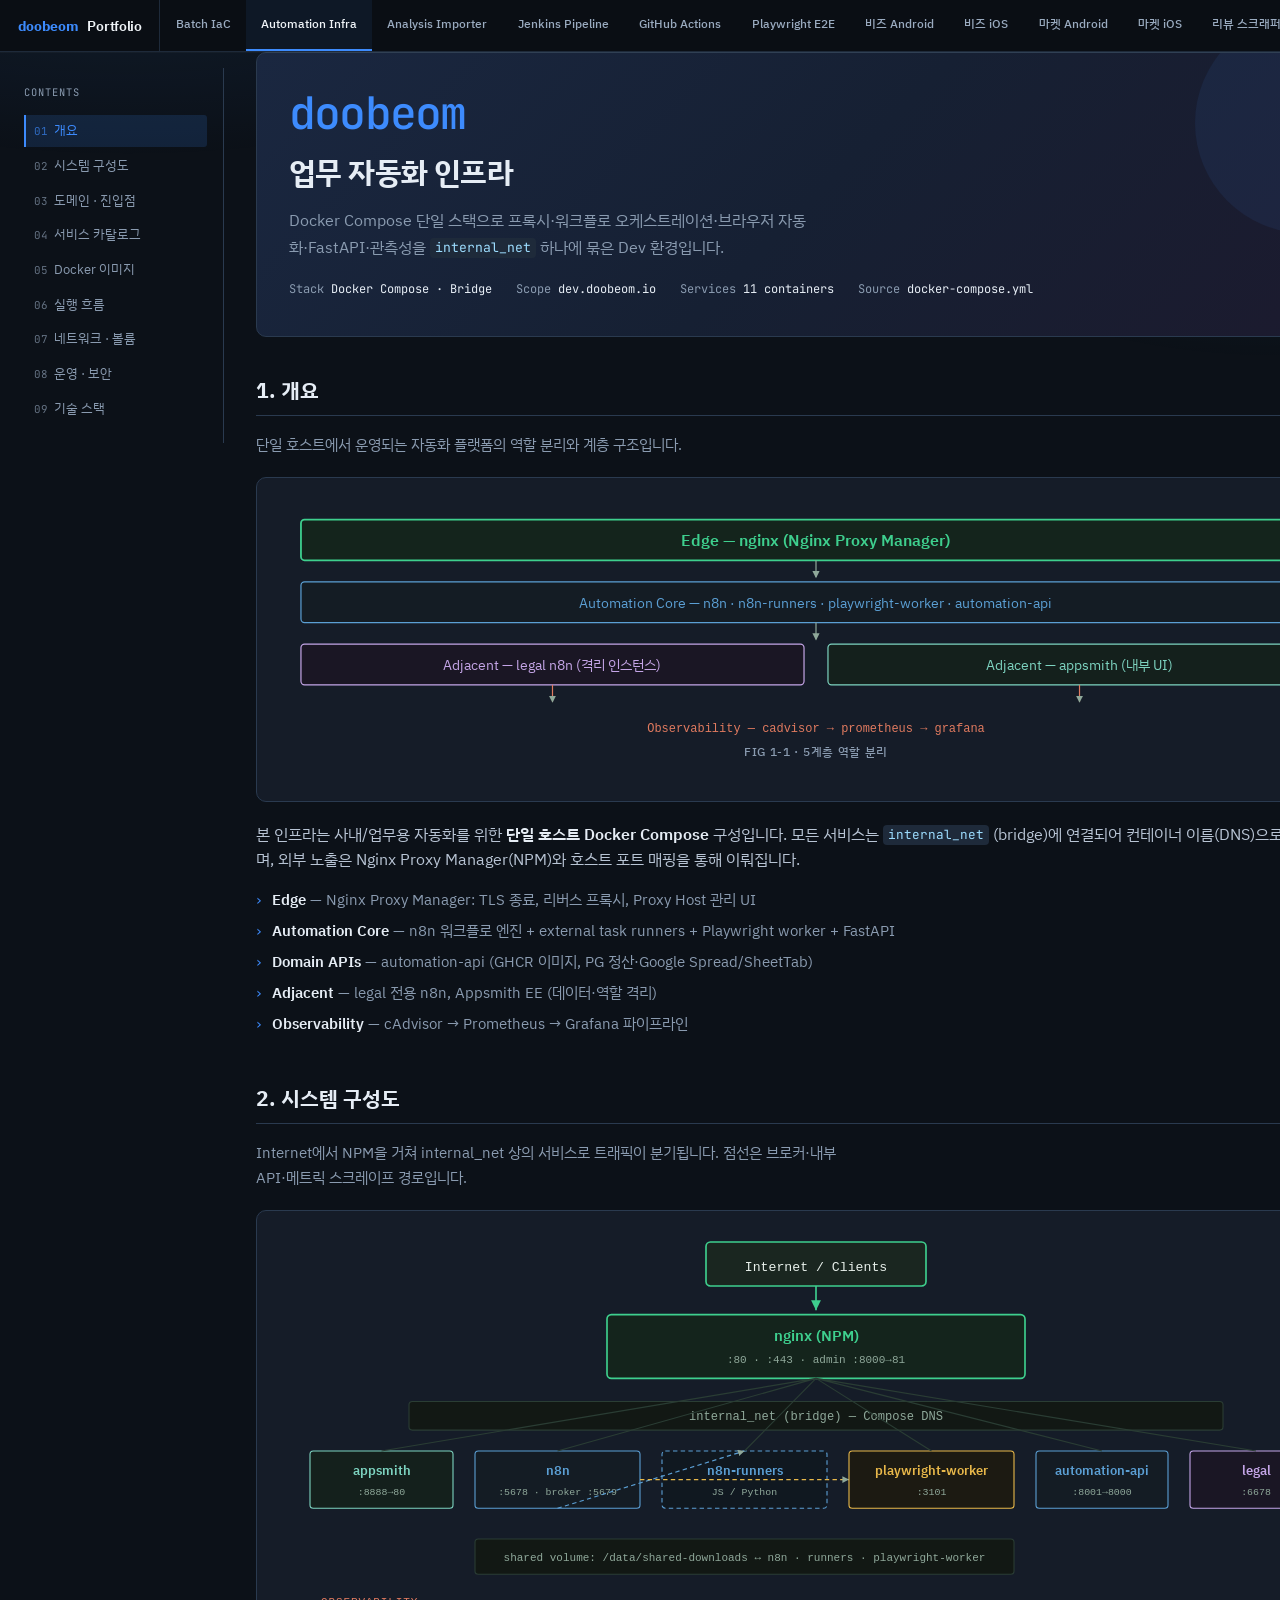
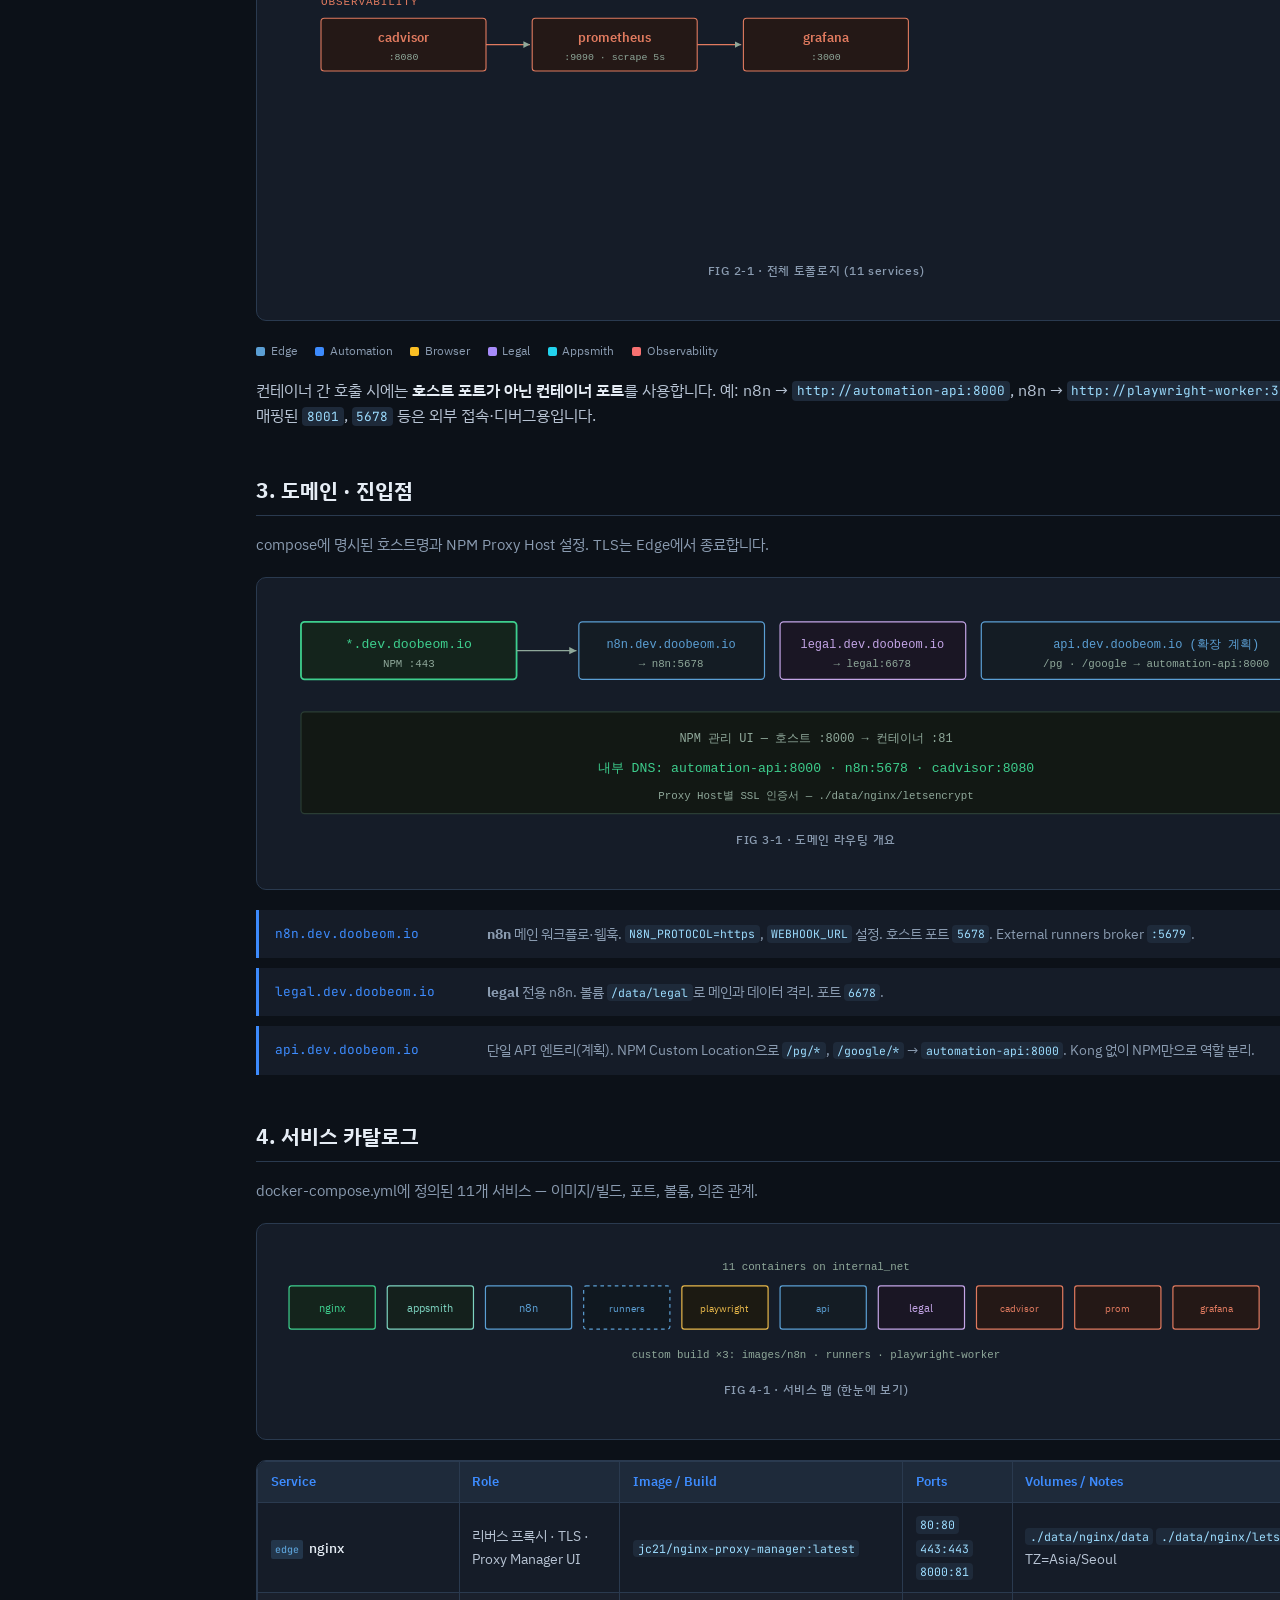
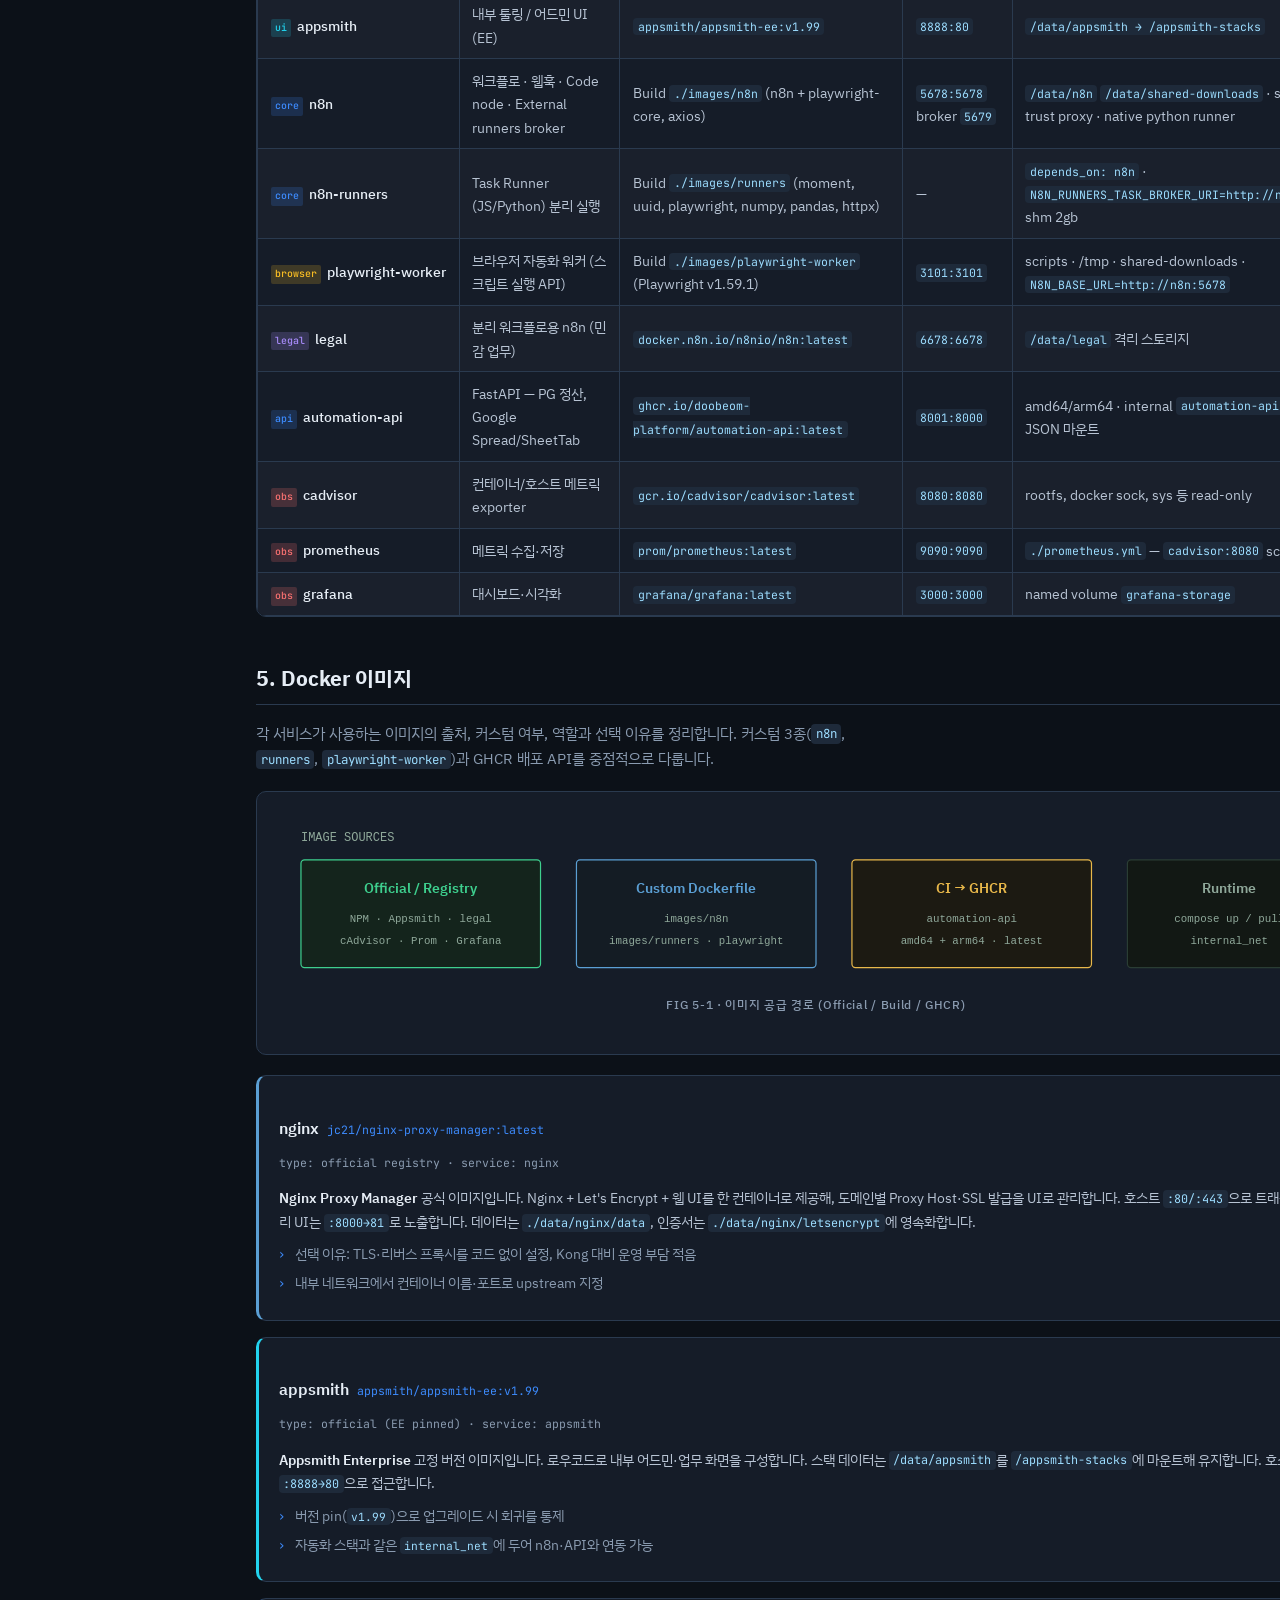
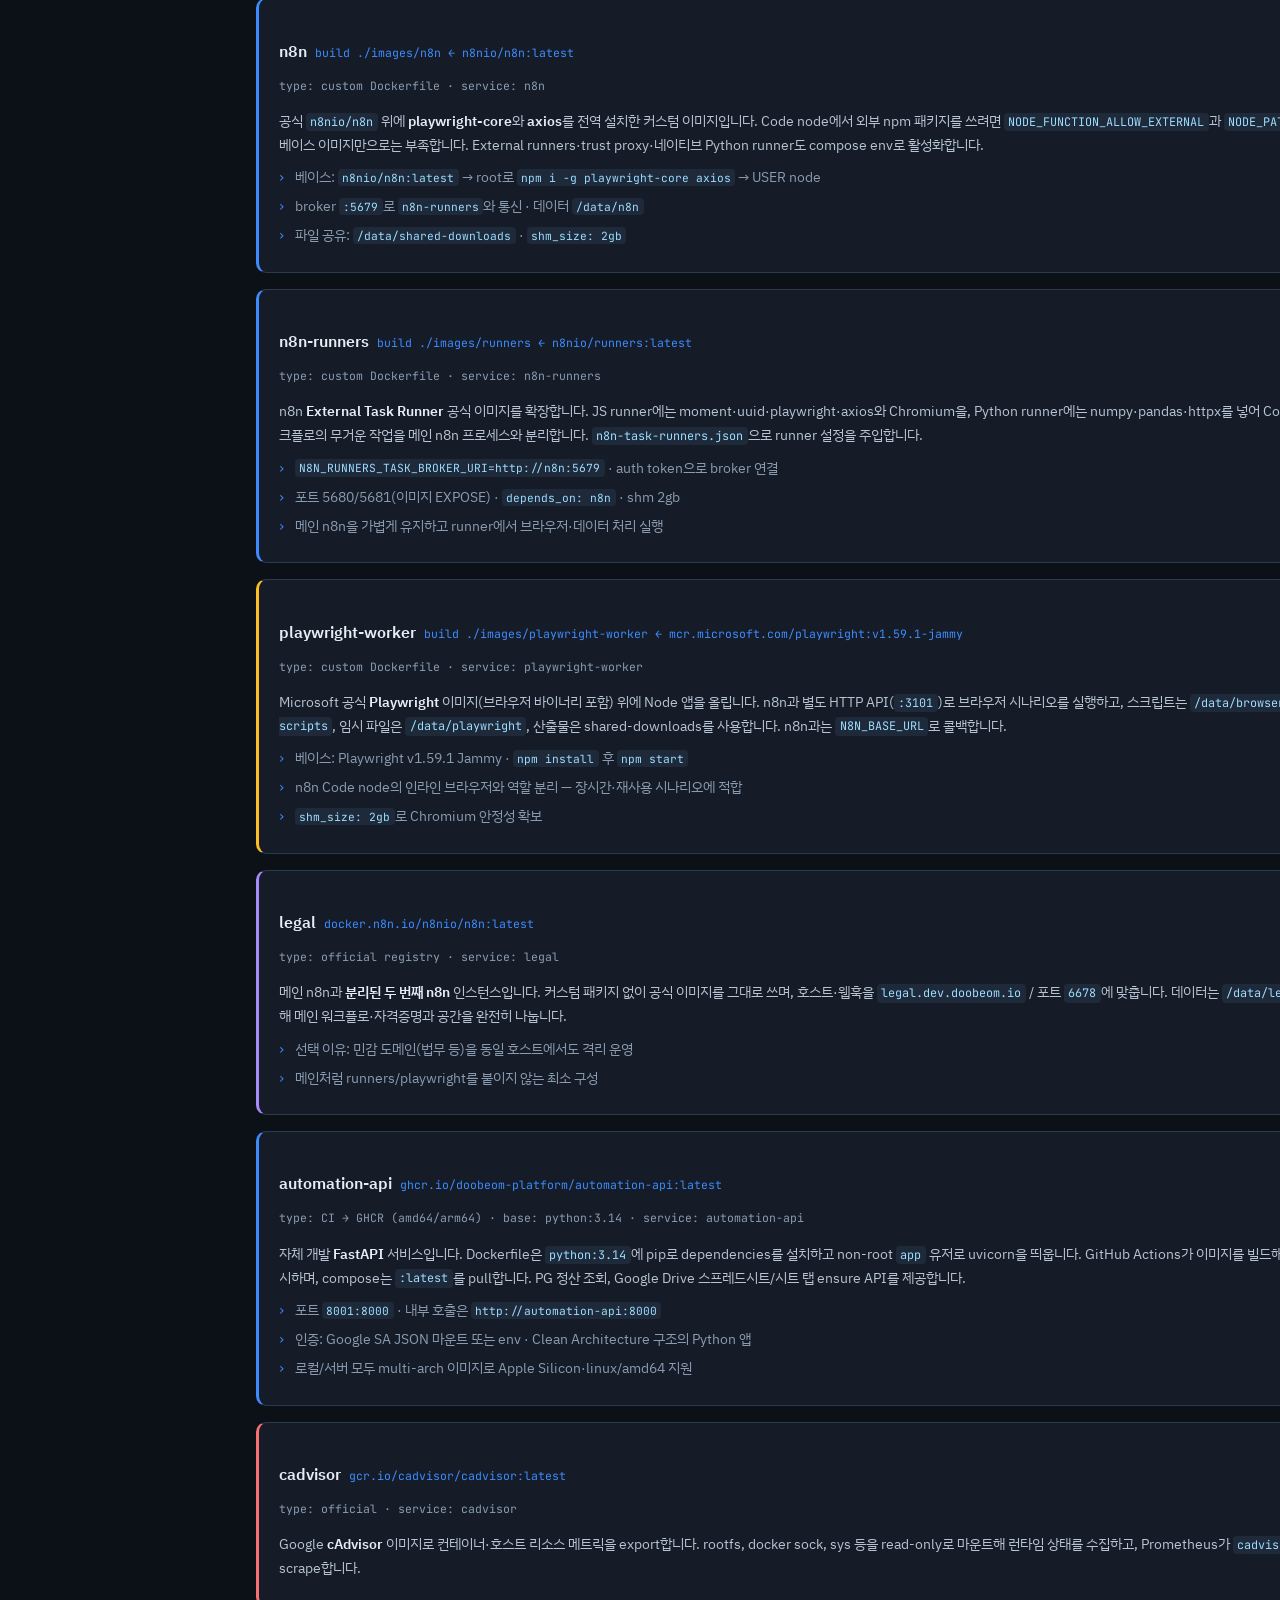
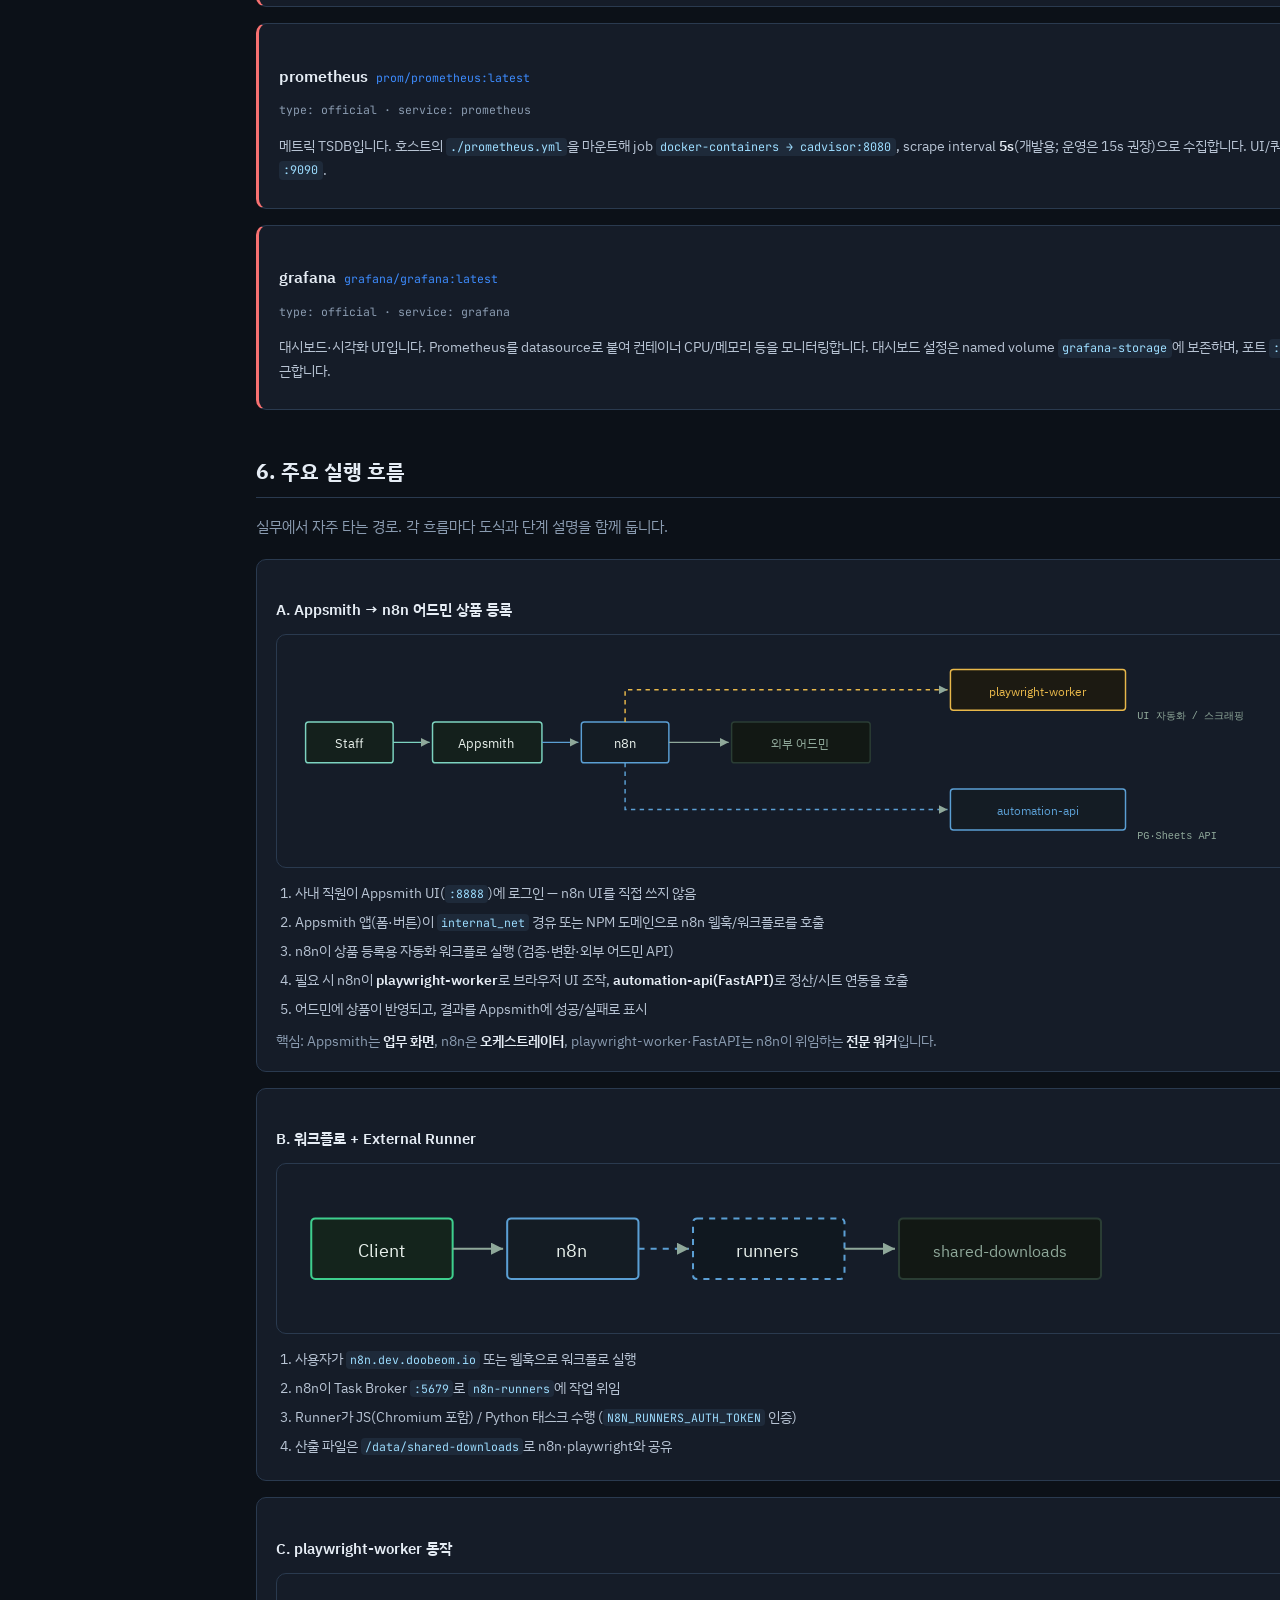
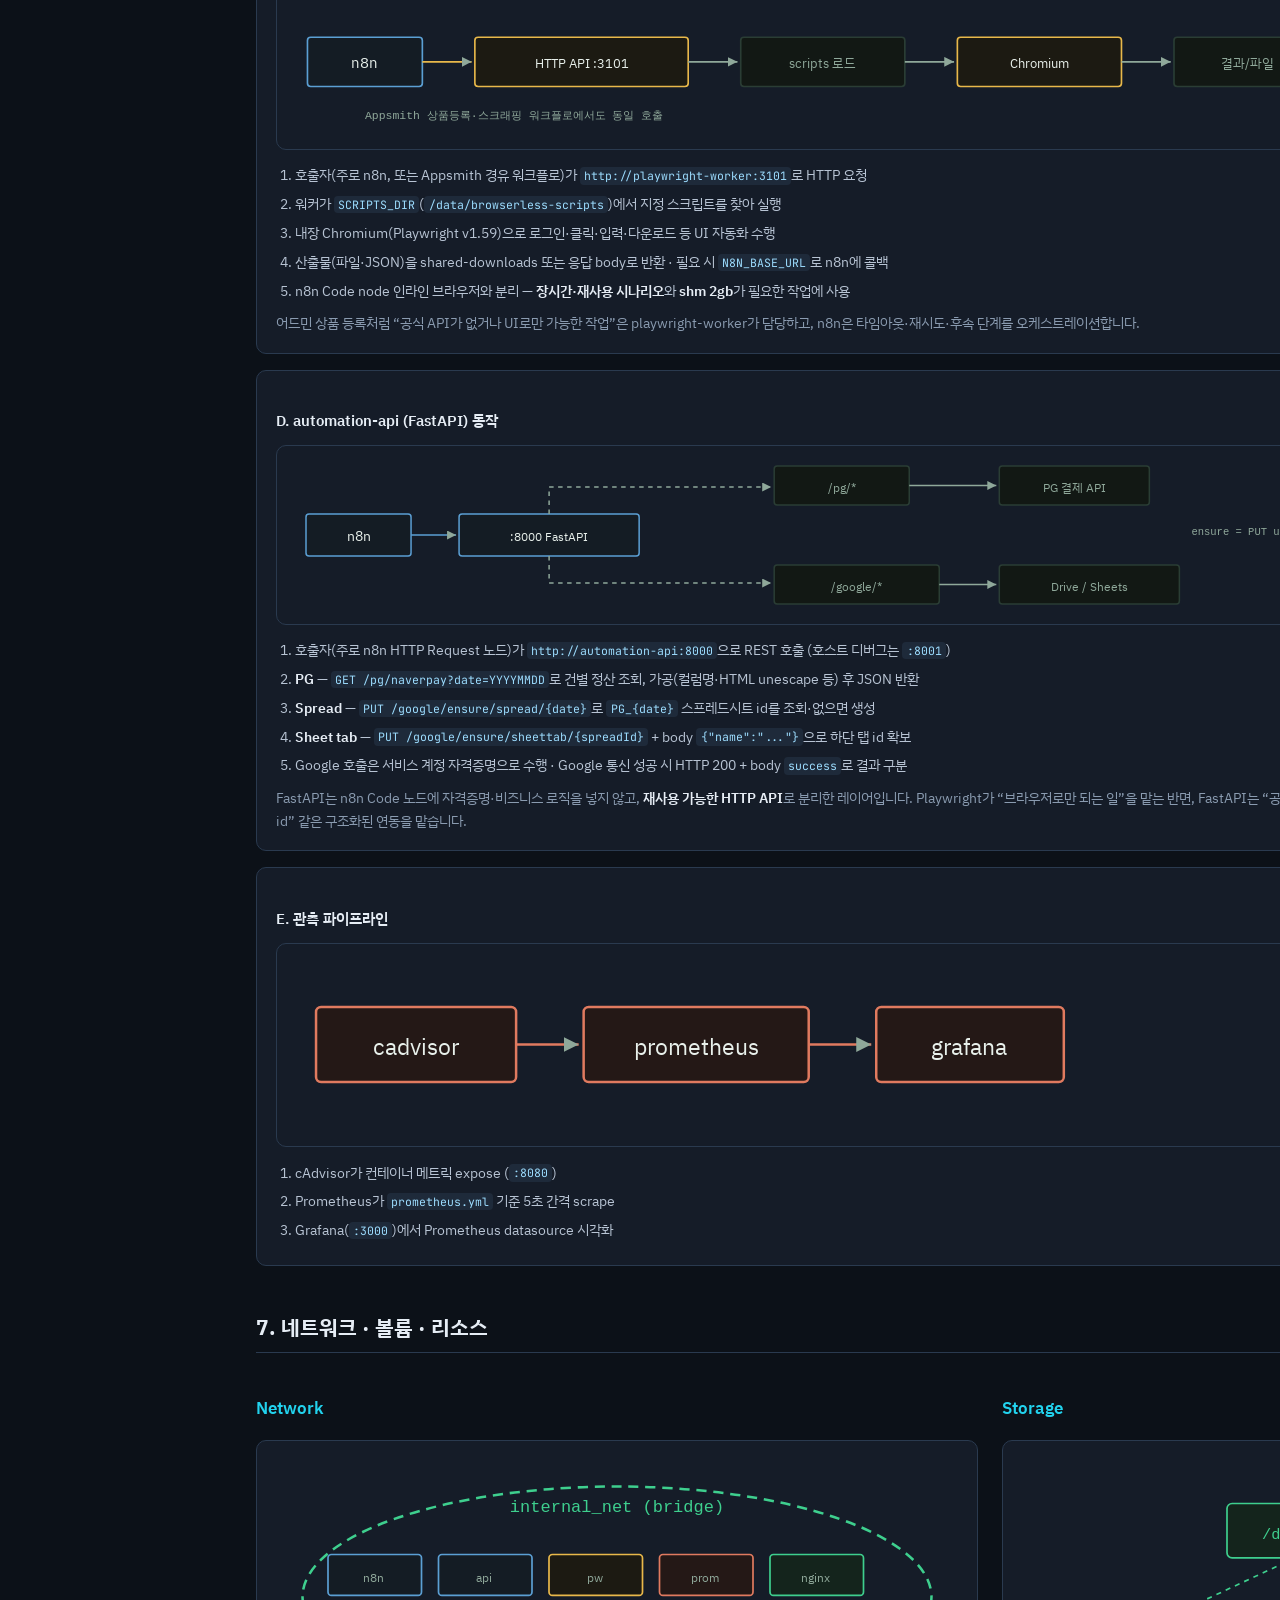
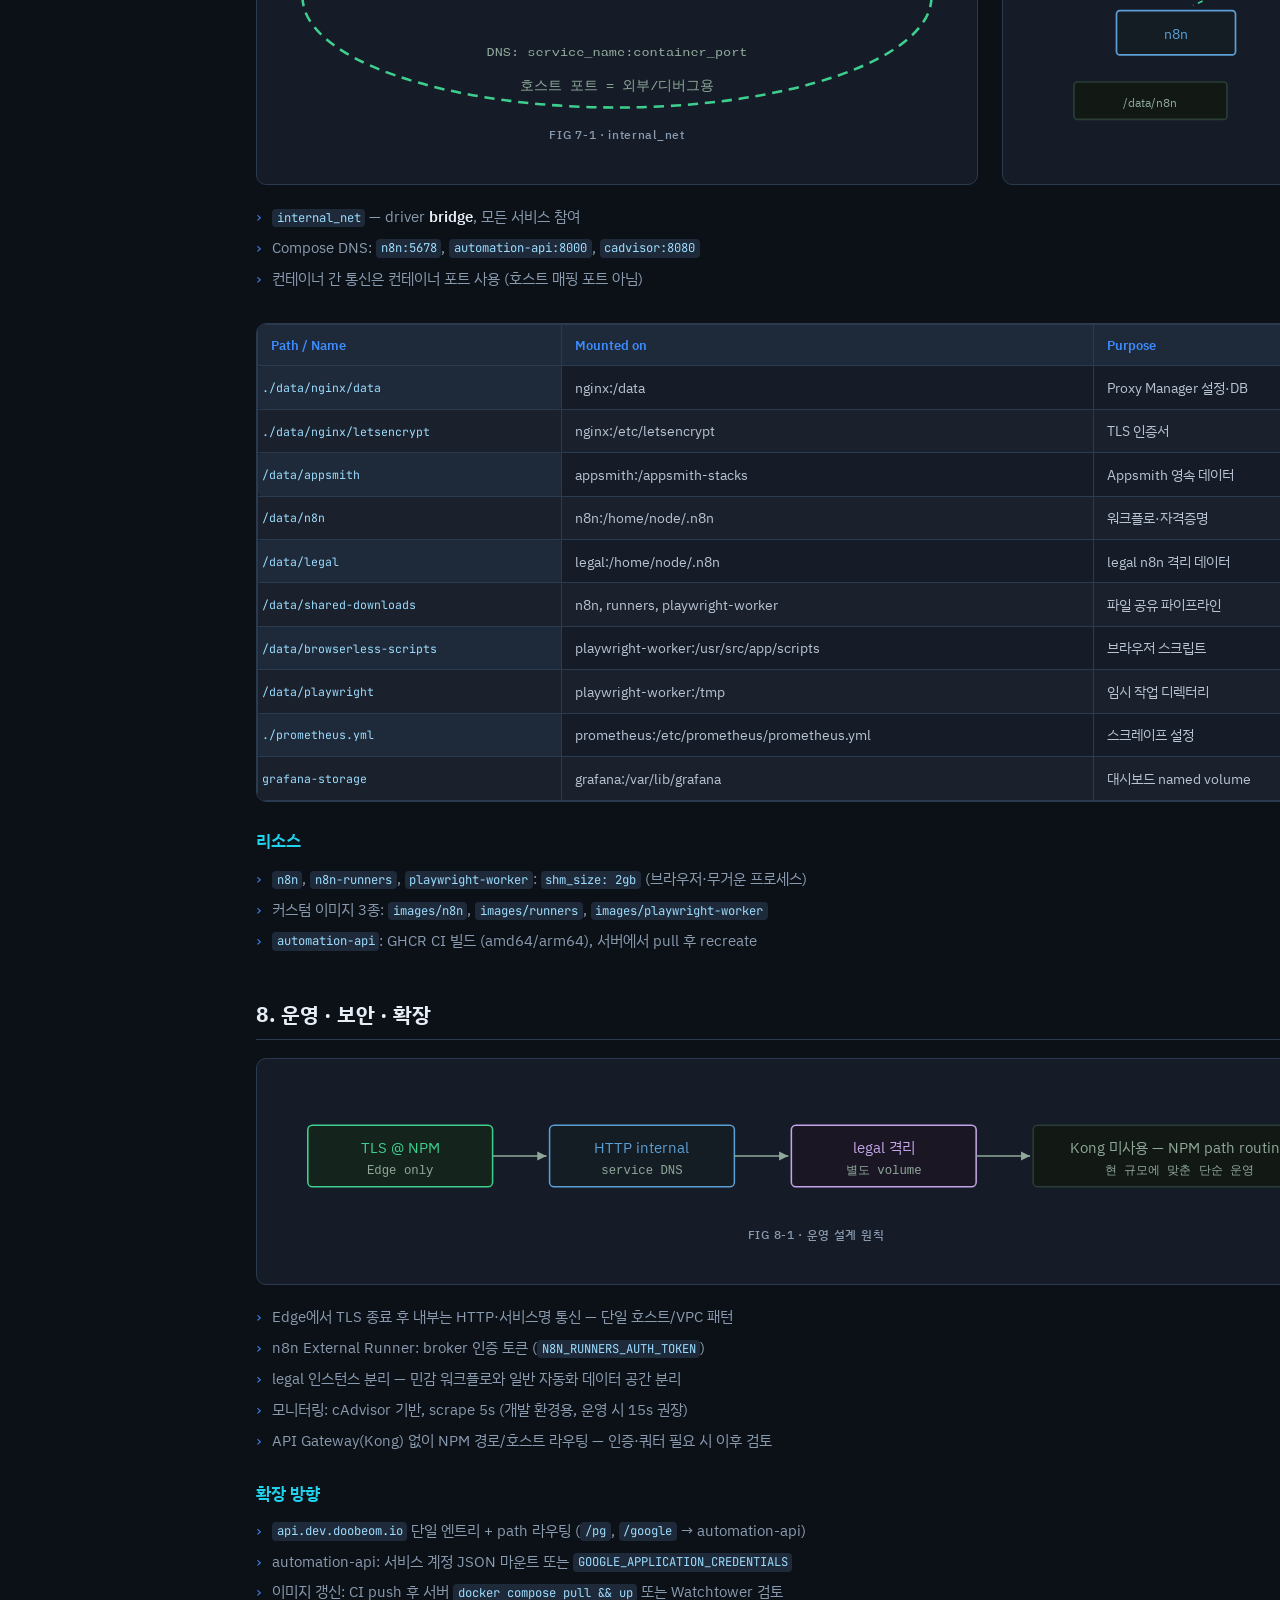
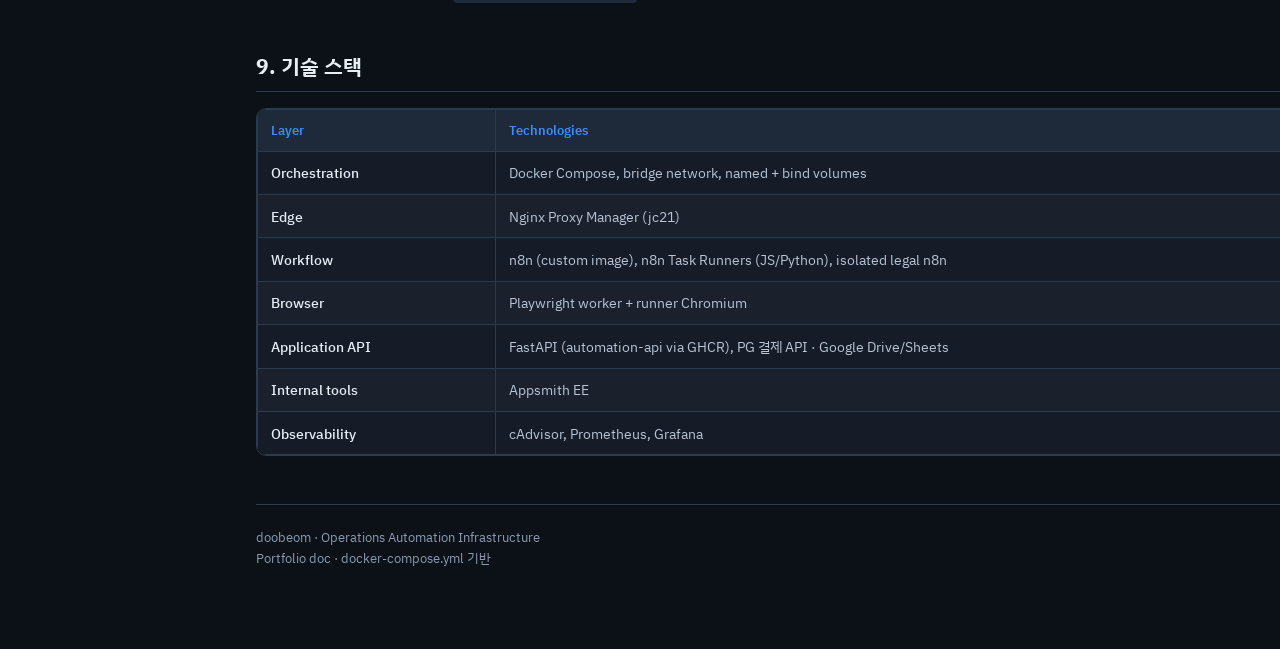
<file: pages/structure.html>
<!DOCTYPE html>
<html lang="ko">
<head>
  <meta charset="UTF-8" />
  <meta name="viewport" content="width=device-width, initial-scale=1" />
  <title>Automation Infra — doobeom Portfolio</title>
  <meta name="description" content="Docker Compose 기반 업무 자동화·모니터링 인프라 구성도" />

  <link rel="preconnect" href="https://fonts.googleapis.com" />
  <link rel="preconnect" href="https://fonts.gstatic.com" crossorigin />
  <link href="https://fonts.googleapis.com/css2?family=IBM+Plex+Sans+KR:wght@400;500;600;700&family=JetBrains+Mono:wght@400;500&display=swap" rel="stylesheet" />
  <link rel="stylesheet" href="../assets/css/theme.css" />
  <link rel="stylesheet" href="../assets/css/pages/structure.css" />
  <link rel="stylesheet" href="../assets/css/nav.css" />
</head>
<body>
  <div class="layout">
    <aside class="toc" aria-label="목차">
      <p class="toc-label">Contents</p>
      <nav>
        <a href="#overview"><span class="num">01</span>개요</a>
        <a href="#topology"><span class="num">02</span>시스템 구성도</a>
        <a href="#domains"><span class="num">03</span>도메인 · 진입점</a>
        <a href="#services"><span class="num">04</span>서비스 카탈로그</a>
        <a href="#images"><span class="num">05</span>Docker 이미지</a>
        <a href="#flows"><span class="num">06</span>실행 흐름</a>
        <a href="#network"><span class="num">07</span>네트워크 · 볼륨</a>
        <a href="#ops"><span class="num">08</span>운영 · 보안</a>
        <a href="#stack"><span class="num">09</span>기술 스택</a>
      </nav>
    </aside>

    <div class="wrap">
    <details class="toc-mobile">
      <summary>목차</summary>
      <nav>
        <a href="#overview">01 · 개요</a>
        <a href="#topology">02 · 시스템 구성도</a>
        <a href="#domains">03 · 도메인 · 진입점</a>
        <a href="#services">04 · 서비스 카탈로그</a>
        <a href="#images">05 · Docker 이미지</a>
        <a href="#flows">06 · 실행 흐름</a>
        <a href="#network">07 · 네트워크 · 볼륨</a>
        <a href="#ops">08 · 운영 · 보안</a>
        <a href="#stack">09 · 기술 스택</a>
      </nav>
    </details>

    <header class="hero reveal" id="top">
      <p class="brand">doobeom</p>
      <h1>업무 자동화 인프라</h1>
      <p class="lead">
        Docker Compose 단일 스택으로 프록시·워크플로 오케스트레이션·브라우저 자동화·FastAPI·관측성을
        <code>internal_net</code> 하나에 묶은 Dev 환경입니다.
      </p>
      <div class="hero-meta">
        <div>Stack <span>Docker Compose · Bridge</span></div>
        <div>Scope <span>dev.doobeom.io</span></div>
        <div>Services <span>11 containers</span></div>
        <div>Source <span>docker-compose.yml</span></div>
      </div>
    </header>

    <!-- 1 Overview -->
    <section class="reveal" id="overview">
      <h2>1. 개요</h2>
      <p class="sub">단일 호스트에서 운영되는 자동화 플랫폼의 역할 분리와 계층 구조입니다.</p>

      <div class="diagram">
        <svg viewBox="0 0 900 210" xmlns="http://www.w3.org/2000/svg">
          <defs><marker id="a" markerWidth="7" markerHeight="7" refX="5" refY="3" orient="auto"><path d="M0,0 L6,3 L0,6 Z" fill="#8fa89a"/></marker></defs>
          <rect x="20" y="18" width="860" height="34" rx="3" fill="#14241c" stroke="#3ecf8e" stroke-width="1.5"/>
          <text x="450" y="40" text-anchor="middle" fill="#3ecf8e" font-size="13" font-weight="600">Edge — nginx (Nginx Proxy Manager)</text>
          <line x1="450" y1="52" x2="450" y2="66" stroke="#8fa89a" marker-end="url(#a)"/>
          <rect x="20" y="70" width="860" height="34" rx="3" fill="#141c24" stroke="#5b9fd4"/>
          <text x="450" y="92" text-anchor="middle" fill="#5b9fd4" font-size="12">Automation Core — n8n · n8n-runners · playwright-worker · automation-api</text>
          <line x1="450" y1="104" x2="450" y2="118" stroke="#8fa89a" marker-end="url(#a)"/>
          <rect x="20" y="122" width="420" height="34" rx="3" fill="#1a1624" stroke="#c4a5e7"/>
          <text x="230" y="144" text-anchor="middle" fill="#c4a5e7" font-size="12">Adjacent — legal n8n (격리 인스턴스)</text>
          <rect x="460" y="122" width="420" height="34" rx="3" fill="#14201c" stroke="#7dd3c0"/>
          <text x="670" y="144" text-anchor="middle" fill="#7dd3c0" font-size="12">Adjacent — appsmith (내부 UI)</text>
          <line x1="230" y1="156" x2="230" y2="170" stroke="#e07a5f" marker-end="url(#a)"/>
          <line x1="670" y1="156" x2="670" y2="170" stroke="#e07a5f" marker-end="url(#a)"/>
          <text x="450" y="195" text-anchor="middle" fill="#e07a5f" font-family="IBM Plex Mono,monospace" font-size="10">Observability — cadvisor → prometheus → grafana</text>
        </svg>
        <p class="diagram-caption">FIG 1-1 · 5계층 역할 분리</p>
      </div>

      <p>
        본 인프라는 사내/업무용 자동화를 위한 <strong>단일 호스트 Docker Compose</strong> 구성입니다.
        모든 서비스는 <code>internal_net</code> (bridge)에 연결되어 컨테이너 이름(DNS)으로 상호 호출하며,
        외부 노출은 Nginx Proxy Manager(NPM)와 호스트 포트 매핑을 통해 이뤄집니다.
      </p>
      <ul class="plain">
        <li><strong>Edge</strong> — Nginx Proxy Manager: TLS 종료, 리버스 프록시, Proxy Host 관리 UI</li>
        <li><strong>Automation Core</strong> — n8n 워크플로 엔진 + external task runners + Playwright worker + FastAPI</li>
        <li><strong>Domain APIs</strong> — automation-api (GHCR 이미지, PG 정산·Google Spread/SheetTab)</li>
        <li><strong>Adjacent</strong> — legal 전용 n8n, Appsmith EE (데이터·역할 격리)</li>
        <li><strong>Observability</strong> — cAdvisor → Prometheus → Grafana 파이프라인</li>
      </ul>
    </section>

    <!-- 2 Topology -->
    <section class="reveal" id="topology">
      <h2>2. 시스템 구성도</h2>
      <p class="sub">Internet에서 NPM을 거쳐 internal_net 상의 서비스로 트래픽이 분기됩니다. 점선은 브로커·내부 API·메트릭 스크레이프 경로입니다.</p>

      <div class="diagram">
        <svg viewBox="0 0 980 580" xmlns="http://www.w3.org/2000/svg">
          <defs>
            <marker id="ar" markerWidth="8" markerHeight="8" refX="6" refY="3" orient="auto"><path d="M0,0 L6,3 L0,6 Z" fill="#8fa89a"/></marker>
            <marker id="ac" markerWidth="8" markerHeight="8" refX="6" refY="3" orient="auto"><path d="M0,0 L6,3 L0,6 Z" fill="#3ecf8e"/></marker>
          </defs>
          <rect x="390" y="10" width="200" height="40" rx="4" fill="#1a2620" stroke="#3ecf8e" stroke-width="1.5"/>
          <text x="490" y="36" text-anchor="middle" fill="#e8f0eb" font-family="IBM Plex Mono,monospace" font-size="12">Internet / Clients</text>
          <line x1="490" y1="50" x2="490" y2="72" stroke="#3ecf8e" stroke-width="1.5" marker-end="url(#ac)"/>
          <rect x="300" y="76" width="380" height="58" rx="4" fill="#14241c" stroke="#3ecf8e" stroke-width="1.5"/>
          <text x="490" y="100" text-anchor="middle" fill="#3ecf8e" font-size="14" font-weight="600">nginx (NPM)</text>
          <text x="490" y="120" text-anchor="middle" fill="#8fa89a" font-family="IBM Plex Mono,monospace" font-size="10">:80 · :443 · admin :8000→81</text>
          <rect x="120" y="155" width="740" height="26" rx="3" fill="#121814" stroke="#2a3d34"/>
          <text x="490" y="172" text-anchor="middle" fill="#8fa89a" font-family="IBM Plex Mono,monospace" font-size="11">internal_net (bridge) — Compose DNS</text>
          <rect x="30" y="200" width="130" height="52" rx="3" fill="#14201c" stroke="#7dd3c0"/>
          <text x="95" y="222" text-anchor="middle" fill="#7dd3c0" font-size="12" font-weight="600">appsmith</text>
          <text x="95" y="240" text-anchor="middle" fill="#8fa89a" font-family="IBM Plex Mono,monospace" font-size="9">:8888→80</text>
          <rect x="180" y="200" width="150" height="52" rx="3" fill="#141c24" stroke="#5b9fd4"/>
          <text x="255" y="222" text-anchor="middle" fill="#5b9fd4" font-size="12" font-weight="600">n8n</text>
          <text x="255" y="240" text-anchor="middle" fill="#8fa89a" font-family="IBM Plex Mono,monospace" font-size="9">:5678 · broker :5679</text>
          <rect x="350" y="200" width="150" height="52" rx="3" fill="#101820" stroke="#5b9fd4" stroke-dasharray="4 3"/>
          <text x="425" y="222" text-anchor="middle" fill="#5b9fd4" font-size="12" font-weight="600">n8n-runners</text>
          <text x="425" y="240" text-anchor="middle" fill="#8fa89a" font-family="IBM Plex Mono,monospace" font-size="9">JS / Python</text>
          <rect x="520" y="200" width="150" height="52" rx="3" fill="#1c1a12" stroke="#e8b84a"/>
          <text x="595" y="222" text-anchor="middle" fill="#e8b84a" font-size="12" font-weight="600">playwright-worker</text>
          <text x="595" y="240" text-anchor="middle" fill="#8fa89a" font-family="IBM Plex Mono,monospace" font-size="9">:3101</text>
          <rect x="690" y="200" width="120" height="52" rx="3" fill="#141c24" stroke="#5b9fd4"/>
          <text x="750" y="222" text-anchor="middle" fill="#5b9fd4" font-size="12" font-weight="600">automation-api</text>
          <text x="750" y="240" text-anchor="middle" fill="#8fa89a" font-family="IBM Plex Mono,monospace" font-size="9">:8001→8000</text>
          <rect x="830" y="200" width="120" height="52" rx="3" fill="#1a1624" stroke="#c4a5e7"/>
          <text x="890" y="222" text-anchor="middle" fill="#c4a5e7" font-size="12" font-weight="600">legal</text>
          <text x="890" y="240" text-anchor="middle" fill="#8fa89a" font-family="IBM Plex Mono,monospace" font-size="9">:6678</text>
          <path d="M490 134 L95 200 M490 134 L255 200 M490 134 L425 200 M490 134 L595 200 M490 134 L750 200 M490 134 L890 200" stroke="#2a3d34" fill="none"/>
          <path d="M255 252 L425 200" stroke="#5b9fd4" stroke-dasharray="4 3" fill="none" marker-end="url(#ar)"/>
          <path d="M330 226 L520 226" stroke="#e8b84a" stroke-dasharray="4 3" fill="none" marker-end="url(#ar)"/>
          <rect x="180" y="280" width="490" height="32" rx="3" fill="#121814" stroke="#2a3d34"/>
          <text x="425" y="300" text-anchor="middle" fill="#8fa89a" font-family="IBM Plex Mono,monospace" font-size="10">shared volume: /data/shared-downloads ↔ n8n · runners · playwright-worker</text>
          <text x="40" y="340" fill="#e07a5f" font-family="IBM Plex Mono,monospace" font-size="10" letter-spacing="0.08em">OBSERVABILITY</text>
          <rect x="40" y="352" width="150" height="48" rx="3" fill="#241816" stroke="#e07a5f"/>
          <text x="115" y="374" text-anchor="middle" fill="#e07a5f" font-size="12" font-weight="600">cadvisor</text>
          <text x="115" y="390" text-anchor="middle" fill="#8fa89a" font-family="IBM Plex Mono,monospace" font-size="9">:8080</text>
          <line x1="190" y1="376" x2="230" y2="376" stroke="#e07a5f" marker-end="url(#ar)"/>
          <rect x="232" y="352" width="150" height="48" rx="3" fill="#241816" stroke="#e07a5f"/>
          <text x="307" y="374" text-anchor="middle" fill="#e07a5f" font-size="12" font-weight="600">prometheus</text>
          <text x="307" y="390" text-anchor="middle" fill="#8fa89a" font-family="IBM Plex Mono,monospace" font-size="9">:9090 · scrape 5s</text>
          <line x1="382" y1="376" x2="422" y2="376" stroke="#e07a5f" marker-end="url(#ar)"/>
          <rect x="424" y="352" width="150" height="48" rx="3" fill="#241816" stroke="#e07a5f"/>
          <text x="499" y="374" text-anchor="middle" fill="#e07a5f" font-size="12" font-weight="600">grafana</text>
          <text x="499" y="390" text-anchor="middle" fill="#8fa89a" font-family="IBM Plex Mono,monospace" font-size="9">:3000</text>
        </svg>
        <p class="diagram-caption">FIG 2-1 · 전체 토폴로지 (11 services)</p>
      </div>

      <div class="legend">
        <span><i style="background:var(--proxy)"></i>Edge</span>
        <span><i style="background:var(--auto)"></i>Automation</span>
        <span><i style="background:var(--browser)"></i>Browser</span>
        <span><i style="background:var(--legal)"></i>Legal</span>
        <span><i style="background:var(--ui)"></i>Appsmith</span>
        <span><i style="background:var(--obs)"></i>Observability</span>
      </div>

      <p>
        컨테이너 간 호출 시에는 <strong>호스트 포트가 아닌 컨테이너 포트</strong>를 사용합니다.
        예: n8n → <code>http://automation-api:8000</code>, n8n → <code>http://playwright-worker:3101</code>.
        호스트에 매핑된 <code>8001</code>, <code>5678</code> 등은 외부 접속·디버그용입니다.
      </p>
    </section>

    <!-- 3 Domains -->
    <section class="reveal" id="domains">
      <h2>3. 도메인 · 진입점</h2>
      <p class="sub">compose에 명시된 호스트명과 NPM Proxy Host 설정. TLS는 Edge에서 종료합니다.</p>

      <div class="diagram">
        <svg viewBox="0 0 900 200" xmlns="http://www.w3.org/2000/svg">
          <rect x="20" y="20" width="180" height="48" rx="3" fill="#14241c" stroke="#3ecf8e" stroke-width="1.5"/>
          <text x="110" y="42" text-anchor="middle" fill="#3ecf8e" font-family="IBM Plex Mono,monospace" font-size="11">*.dev.doobeom.io</text>
          <text x="110" y="58" text-anchor="middle" fill="#8fa89a" font-family="IBM Plex Mono,monospace" font-size="9">NPM :443</text>
          <line x1="200" y1="44" x2="250" y2="44" stroke="#8fa89a" marker-end="url(#ar)"/>
          <rect x="252" y="20" width="155" height="48" rx="3" fill="#141c24" stroke="#5b9fd4"/>
          <text x="329" y="42" text-anchor="middle" fill="#5b9fd4" font-family="IBM Plex Mono,monospace" font-size="10">n8n.dev.doobeom.io</text>
          <text x="329" y="58" text-anchor="middle" fill="#8fa89a" font-family="IBM Plex Mono,monospace" font-size="9">→ n8n:5678</text>
          <rect x="420" y="20" width="155" height="48" rx="3" fill="#1a1624" stroke="#c4a5e7"/>
          <text x="497" y="42" text-anchor="middle" fill="#c4a5e7" font-family="IBM Plex Mono,monospace" font-size="10">legal.dev.doobeom.io</text>
          <text x="497" y="58" text-anchor="middle" fill="#8fa89a" font-family="IBM Plex Mono,monospace" font-size="9">→ legal:6678</text>
          <rect x="588" y="20" width="292" height="48" rx="3" fill="#141c24" stroke="#5b9fd4"/>
          <text x="734" y="42" text-anchor="middle" fill="#5b9fd4" font-family="IBM Plex Mono,monospace" font-size="10">api.dev.doobeom.io (확장 계획)</text>
          <text x="734" y="58" text-anchor="middle" fill="#8fa89a" font-family="IBM Plex Mono,monospace" font-size="9">/pg · /google → automation-api:8000</text>
          <rect x="20" y="95" width="860" height="85" rx="3" fill="#121814" stroke="#2a3d34"/>
          <text x="450" y="120" text-anchor="middle" fill="#8fa89a" font-family="IBM Plex Mono,monospace" font-size="10">NPM 관리 UI — 호스트 :8000 → 컨테이너 :81</text>
          <text x="450" y="145" text-anchor="middle" fill="#3ecf8e" font-family="IBM Plex Mono,monospace" font-size="11">내부 DNS: automation-api:8000 · n8n:5678 · cadvisor:8080</text>
          <text x="450" y="168" text-anchor="middle" fill="#8fa89a" font-family="IBM Plex Mono,monospace" font-size="9">Proxy Host별 SSL 인증서 — ./data/nginx/letsencrypt</text>
        </svg>
        <p class="diagram-caption">FIG 3-1 · 도메인 라우팅 개요</p>
      </div>

      <div class="domain-row">
        <div class="host">n8n.dev.doobeom.io</div>
        <div class="desc"><strong>n8n</strong> 메인 워크플로·웹훅. <code>N8N_PROTOCOL=https</code>, <code>WEBHOOK_URL</code> 설정. 호스트 포트 <code>5678</code>. External runners broker <code>:5679</code>.</div>
      </div>
      <div class="domain-row">
        <div class="host">legal.dev.doobeom.io</div>
        <div class="desc"><strong>legal</strong> 전용 n8n. 볼륨 <code>/data/legal</code>로 메인과 데이터 격리. 포트 <code>6678</code>.</div>
      </div>
      <div class="domain-row">
        <div class="host">api.dev.doobeom.io</div>
        <div class="desc">단일 API 엔트리(계획). NPM Custom Location으로 <code>/pg/*</code>, <code>/google/*</code> → <code>automation-api:8000</code>. Kong 없이 NPM만으로 역할 분리.</div>
      </div>
    </section>

    <!-- 4 Services -->
    <section class="reveal" id="services">
      <h2>4. 서비스 카탈로그</h2>
      <p class="sub">docker-compose.yml에 정의된 11개 서비스 — 이미지/빌드, 포트, 볼륨, 의존 관계.</p>

      <div class="diagram">
        <svg viewBox="0 0 900 120" xmlns="http://www.w3.org/2000/svg">
          <rect x="10" y="35" width="72" height="36" rx="2" fill="#14241c" stroke="#3ecf8e"/><text x="46" y="57" text-anchor="middle" fill="#3ecf8e" font-size="9">nginx</text>
          <rect x="92" y="35" width="72" height="36" rx="2" fill="#14201c" stroke="#7dd3c0"/><text x="128" y="57" text-anchor="middle" fill="#7dd3c0" font-size="9">appsmith</text>
          <rect x="174" y="35" width="72" height="36" rx="2" fill="#141c24" stroke="#5b9fd4"/><text x="210" y="57" text-anchor="middle" fill="#5b9fd4" font-size="9">n8n</text>
          <rect x="256" y="35" width="72" height="36" rx="2" fill="#101820" stroke="#5b9fd4" stroke-dasharray="3 3"/><text x="292" y="57" text-anchor="middle" fill="#5b9fd4" font-size="8">runners</text>
          <rect x="338" y="35" width="72" height="36" rx="2" fill="#1c1a12" stroke="#e8b84a"/><text x="374" y="57" text-anchor="middle" fill="#e8b84a" font-size="8">playwright</text>
          <rect x="420" y="35" width="72" height="36" rx="2" fill="#141c24" stroke="#5b9fd4"/><text x="456" y="57" text-anchor="middle" fill="#5b9fd4" font-size="8">api</text>
          <rect x="502" y="35" width="72" height="36" rx="2" fill="#1a1624" stroke="#c4a5e7"/><text x="538" y="57" text-anchor="middle" fill="#c4a5e7" font-size="9">legal</text>
          <rect x="584" y="35" width="72" height="36" rx="2" fill="#241816" stroke="#e07a5f"/><text x="620" y="57" text-anchor="middle" fill="#e07a5f" font-size="8">cadvisor</text>
          <rect x="666" y="35" width="72" height="36" rx="2" fill="#241816" stroke="#e07a5f"/><text x="702" y="57" text-anchor="middle" fill="#e07a5f" font-size="8">prom</text>
          <rect x="748" y="35" width="72" height="36" rx="2" fill="#241816" stroke="#e07a5f"/><text x="784" y="57" text-anchor="middle" fill="#e07a5f" font-size="8">grafana</text>
          <text x="450" y="22" text-anchor="middle" fill="#8fa89a" font-family="IBM Plex Mono,monospace" font-size="9">11 containers on internal_net</text>
          <text x="450" y="95" text-anchor="middle" fill="#8fa89a" font-family="IBM Plex Mono,monospace" font-size="9">custom build ×3: images/n8n · runners · playwright-worker</text>
        </svg>
        <p class="diagram-caption">FIG 4-1 · 서비스 맵 (한눈에 보기)</p>
      </div>

      <div class="table-wrap">
        <table>
          <thead>
            <tr><th>Service</th><th>Role</th><th>Image / Build</th><th>Ports</th><th>Volumes / Notes</th></tr>
          </thead>
          <tbody>
            <tr>
              <td class="svc"><span class="tag tag-proxy">edge</span> nginx</td>
              <td>리버스 프록시 · TLS · Proxy Manager UI</td>
              <td><code>jc21/nginx-proxy-manager:latest</code></td>
              <td><code>80:80</code> <code>443:443</code> <code>8000:81</code></td>
              <td><code>./data/nginx/data</code> <code>./data/nginx/letsencrypt</code> · TZ=Asia/Seoul</td>
            </tr>
            <tr>
              <td class="svc"><span class="tag tag-ui">ui</span> appsmith</td>
              <td>내부 툴링 / 어드민 UI (EE)</td>
              <td><code>appsmith/appsmith-ee:v1.99</code></td>
              <td><code>8888:80</code></td>
              <td><code>/data/appsmith → /appsmith-stacks</code></td>
            </tr>
            <tr>
              <td class="svc"><span class="tag tag-auto">core</span> n8n</td>
              <td>워크플로 · 웹훅 · Code node · External runners broker</td>
              <td>Build <code>./images/n8n</code> (n8n + playwright-core, axios)</td>
              <td><code>5678:5678</code> broker <code>5679</code></td>
              <td><code>/data/n8n</code> <code>/data/shared-downloads</code> · shm 2gb · trust proxy · native python runner</td>
            </tr>
            <tr>
              <td class="svc"><span class="tag tag-auto">core</span> n8n-runners</td>
              <td>Task Runner (JS/Python) 분리 실행</td>
              <td>Build <code>./images/runners</code> (moment, uuid, playwright, numpy, pandas, httpx)</td>
              <td>—</td>
              <td><code>depends_on: n8n</code> · <code>N8N_RUNNERS_TASK_BROKER_URI=http://n8n:5679</code> · shm 2gb</td>
            </tr>
            <tr>
              <td class="svc"><span class="tag tag-browser">browser</span> playwright-worker</td>
              <td>브라우저 자동화 워커 (스크립트 실행 API)</td>
              <td>Build <code>./images/playwright-worker</code> (Playwright v1.59.1)</td>
              <td><code>3101:3101</code></td>
              <td>scripts · /tmp · shared-downloads · <code>N8N_BASE_URL=http://n8n:5678</code></td>
            </tr>
            <tr>
              <td class="svc"><span class="tag tag-legal">legal</span> legal</td>
              <td>분리 워크플로용 n8n (민감 업무)</td>
              <td><code>docker.n8n.io/n8nio/n8n:latest</code></td>
              <td><code>6678:6678</code></td>
              <td><code>/data/legal</code> 격리 스토리지</td>
            </tr>
            <tr>
              <td class="svc"><span class="tag tag-auto">api</span> automation-api</td>
              <td>FastAPI — PG 정산, Google Spread/SheetTab</td>
              <td><code>ghcr.io/doobeom-platform/automation-api:latest</code></td>
              <td><code>8001:8000</code></td>
              <td>amd64/arm64 · internal <code>automation-api:8000</code> · SA JSON 마운트</td>
            </tr>
            <tr>
              <td class="svc"><span class="tag tag-obs">obs</span> cadvisor</td>
              <td>컨테이너/호스트 메트릭 exporter</td>
              <td><code>gcr.io/cadvisor/cadvisor:latest</code></td>
              <td><code>8080:8080</code></td>
              <td>rootfs, docker sock, sys 등 read-only</td>
            </tr>
            <tr>
              <td class="svc"><span class="tag tag-obs">obs</span> prometheus</td>
              <td>메트릭 수집·저장</td>
              <td><code>prom/prometheus:latest</code></td>
              <td><code>9090:9090</code></td>
              <td><code>./prometheus.yml</code> — <code>cadvisor:8080</code> scrape 5s</td>
            </tr>
            <tr>
              <td class="svc"><span class="tag tag-obs">obs</span> grafana</td>
              <td>대시보드·시각화</td>
              <td><code>grafana/grafana:latest</code></td>
              <td><code>3000:3000</code></td>
              <td>named volume <code>grafana-storage</code></td>
            </tr>
          </tbody>
        </table>
      </div>
    </section>

    <!-- 5 Docker images -->
    <section class="reveal" id="images">
      <h2>5. Docker 이미지</h2>
      <p class="sub">
        각 서비스가 사용하는 이미지의 출처, 커스텀 여부, 역할과 선택 이유를 정리합니다.
        커스텀 3종(<code>n8n</code>, <code>runners</code>, <code>playwright-worker</code>)과 GHCR 배포 API를 중점적으로 다룹니다.
      </p>

      <div class="diagram">
        <svg viewBox="0 0 900 160" xmlns="http://www.w3.org/2000/svg">
          <text x="20" y="24" fill="#8fa89a" font-family="IBM Plex Mono,monospace" font-size="10">IMAGE SOURCES</text>
          <rect x="20" y="40" width="200" height="90" rx="3" fill="#14241c" stroke="#3ecf8e"/>
          <text x="120" y="68" text-anchor="middle" fill="#3ecf8e" font-size="12" font-weight="600">Official / Registry</text>
          <text x="120" y="92" text-anchor="middle" fill="#8fa89a" font-family="IBM Plex Mono,monospace" font-size="9">NPM · Appsmith · legal</text>
          <text x="120" y="110" text-anchor="middle" fill="#8fa89a" font-family="IBM Plex Mono,monospace" font-size="9">cAdvisor · Prom · Grafana</text>
          <rect x="250" y="40" width="200" height="90" rx="3" fill="#141c24" stroke="#5b9fd4"/>
          <text x="350" y="68" text-anchor="middle" fill="#5b9fd4" font-size="12" font-weight="600">Custom Dockerfile</text>
          <text x="350" y="92" text-anchor="middle" fill="#8fa89a" font-family="IBM Plex Mono,monospace" font-size="9">images/n8n</text>
          <text x="350" y="110" text-anchor="middle" fill="#8fa89a" font-family="IBM Plex Mono,monospace" font-size="9">images/runners · playwright</text>
          <rect x="480" y="40" width="200" height="90" rx="3" fill="#1c1a12" stroke="#e8b84a"/>
          <text x="580" y="68" text-anchor="middle" fill="#e8b84a" font-size="12" font-weight="600">CI → GHCR</text>
          <text x="580" y="92" text-anchor="middle" fill="#8fa89a" font-family="IBM Plex Mono,monospace" font-size="9">automation-api</text>
          <text x="580" y="110" text-anchor="middle" fill="#8fa89a" font-family="IBM Plex Mono,monospace" font-size="9">amd64 + arm64 · latest</text>
          <rect x="710" y="40" width="170" height="90" rx="3" fill="#121814" stroke="#2a3d34"/>
          <text x="795" y="68" text-anchor="middle" fill="#8fa89a" font-size="12" font-weight="600">Runtime</text>
          <text x="795" y="92" text-anchor="middle" fill="#8fa89a" font-family="IBM Plex Mono,monospace" font-size="9">compose up / pull</text>
          <text x="795" y="110" text-anchor="middle" fill="#8fa89a" font-family="IBM Plex Mono,monospace" font-size="9">internal_net</text>
        </svg>
        <p class="diagram-caption">FIG 5-1 · 이미지 공급 경로 (Official / Build / GHCR)</p>
      </div>

      <div class="img-card" style="--c:var(--proxy)">
        <h4>nginx <span class="img-ref">jc21/nginx-proxy-manager:latest</span></h4>
        <p class="img-meta">type: official registry · service: nginx</p>
        <p>
          <strong>Nginx Proxy Manager</strong> 공식 이미지입니다. Nginx + Let's Encrypt + 웹 UI를 한 컨테이너로 제공해,
          도메인별 Proxy Host·SSL 발급을 UI로 관리합니다. 호스트 <code>:80/:443</code>으로 트래픽을 받고,
          관리 UI는 <code>:8000→81</code>로 노출합니다. 데이터는 <code>./data/nginx/data</code>, 인증서는
          <code>./data/nginx/letsencrypt</code>에 영속화합니다.
        </p>
        <ul class="plain">
          <li>선택 이유: TLS·리버스 프록시를 코드 없이 설정, Kong 대비 운영 부담 적음</li>
          <li>내부 네트워크에서 컨테이너 이름·포트로 upstream 지정</li>
        </ul>
      </div>

      <div class="img-card" style="--c:var(--ui)">
        <h4>appsmith <span class="img-ref">appsmith/appsmith-ee:v1.99</span></h4>
        <p class="img-meta">type: official (EE pinned) · service: appsmith</p>
        <p>
          <strong>Appsmith Enterprise</strong> 고정 버전 이미지입니다. 로우코드로 내부 어드민·업무 화면을 구성합니다.
          스택 데이터는 <code>/data/appsmith</code>를 <code>/appsmith-stacks</code>에 마운트해 유지합니다.
          호스트 <code>:8888→80</code>으로 접근합니다.
        </p>
        <ul class="plain">
          <li>버전 pin(<code>v1.99</code>)으로 업그레이드 시 회귀를 통제</li>
          <li>자동화 스택과 같은 <code>internal_net</code>에 두어 n8n·API와 연동 가능</li>
        </ul>
      </div>

      <div class="img-card" style="--c:var(--auto)">
        <h4>n8n <span class="img-ref">build ./images/n8n ← n8nio/n8n:latest</span></h4>
        <p class="img-meta">type: custom Dockerfile · service: n8n</p>
        <p>
          공식 <code>n8nio/n8n</code> 위에 <strong>playwright-core</strong>와 <strong>axios</strong>를 전역 설치한 커스텀 이미지입니다.
          Code node에서 외부 npm 패키지를 쓰려면 <code>NODE_FUNCTION_ALLOW_EXTERNAL</code>과
          <code>NODE_PATH</code>가 필요해, 베이스 이미지만으로는 부족합니다. External runners·trust proxy·네이티브 Python runner도
          compose env로 활성화합니다.
        </p>
        <ul class="plain">
          <li>베이스: <code>n8nio/n8n:latest</code> → root로 <code>npm i -g playwright-core axios</code> → USER node</li>
          <li>broker <code>:5679</code>로 <code>n8n-runners</code>와 통신 · 데이터 <code>/data/n8n</code></li>
          <li>파일 공유: <code>/data/shared-downloads</code> · <code>shm_size: 2gb</code></li>
        </ul>
      </div>

      <div class="img-card" style="--c:var(--auto)">
        <h4>n8n-runners <span class="img-ref">build ./images/runners ← n8nio/runners:latest</span></h4>
        <p class="img-meta">type: custom Dockerfile · service: n8n-runners</p>
        <p>
          n8n <strong>External Task Runner</strong> 공식 이미지를 확장합니다. JS runner에는 moment·uuid·playwright·axios와
          Chromium을, Python runner에는 numpy·pandas·httpx를 넣어 Code/파이썬 워크플로의 무거운 작업을
          메인 n8n 프로세스와 분리합니다. <code>n8n-task-runners.json</code>으로 runner 설정을 주입합니다.
        </p>
        <ul class="plain">
          <li><code>N8N_RUNNERS_TASK_BROKER_URI=http://n8n:5679</code> · auth token으로 broker 연결</li>
          <li>포트 5680/5681(이미지 EXPOSE) · <code>depends_on: n8n</code> · shm 2gb</li>
          <li>메인 n8n을 가볍게 유지하고 runner에서 브라우저·데이터 처리 실행</li>
        </ul>
      </div>

      <div class="img-card" style="--c:var(--browser)">
        <h4>playwright-worker <span class="img-ref">build ./images/playwright-worker ← mcr.microsoft.com/playwright:v1.59.1-jammy</span></h4>
        <p class="img-meta">type: custom Dockerfile · service: playwright-worker</p>
        <p>
          Microsoft 공식 <strong>Playwright</strong> 이미지(브라우저 바이너리 포함) 위에 Node 앱을 올립니다.
          n8n과 별도 HTTP API(<code>:3101</code>)로 브라우저 시나리오를 실행하고,
          스크립트는 <code>/data/browserless-scripts</code>, 임시 파일은 <code>/data/playwright</code>,
          산출물은 shared-downloads를 사용합니다. n8n과는 <code>N8N_BASE_URL</code>로 콜백합니다.
        </p>
        <ul class="plain">
          <li>베이스: Playwright v1.59.1 Jammy · <code>npm install</code> 후 <code>npm start</code></li>
          <li>n8n Code node의 인라인 브라우저와 역할 분리 — 장시간·재사용 시나리오에 적합</li>
          <li><code>shm_size: 2gb</code>로 Chromium 안정성 확보</li>
        </ul>
      </div>

      <div class="img-card" style="--c:var(--legal)">
        <h4>legal <span class="img-ref">docker.n8n.io/n8nio/n8n:latest</span></h4>
        <p class="img-meta">type: official registry · service: legal</p>
        <p>
          메인 n8n과 <strong>분리된 두 번째 n8n</strong> 인스턴스입니다. 커스텀 패키지 없이 공식 이미지를 그대로 쓰며,
          호스트·웹훅을 <code>legal.dev.doobeom.io</code> / 포트 <code>6678</code>에 맞춥니다.
          데이터는 <code>/data/legal</code>만 사용해 메인 워크플로·자격증명과 공간을 완전히 나눕니다.
        </p>
        <ul class="plain">
          <li>선택 이유: 민감 도메인(법무 등)을 동일 호스트에서도 격리 운영</li>
          <li>메인처럼 runners/playwright를 붙이지 않는 최소 구성</li>
        </ul>
      </div>

      <div class="img-card" style="--c:var(--auto)">
        <h4>automation-api <span class="img-ref">ghcr.io/doobeom-platform/automation-api:latest</span></h4>
        <p class="img-meta">type: CI → GHCR (amd64/arm64) · base: python:3.14 · service: automation-api</p>
        <p>
          자체 개발 <strong>FastAPI</strong> 서비스입니다. Dockerfile은 <code>python:3.14</code>에 pip로 dependencies를 설치하고
          non-root <code>app</code> 유저로 uvicorn을 띄웁니다. GitHub Actions가 이미지를 빌드해 GHCR에 푸시하며,
          compose는 <code>:latest</code>를 pull합니다. PG 정산 조회, Google Drive 스프레드시트/시트 탭 ensure API를 제공합니다.
        </p>
        <ul class="plain">
          <li>포트 <code>8001:8000</code> · 내부 호출은 <code>http://automation-api:8000</code></li>
          <li>인증: Google SA JSON 마운트 또는 env · Clean Architecture 구조의 Python 앱</li>
          <li>로컬/서버 모두 multi-arch 이미지로 Apple Silicon·linux/amd64 지원</li>
        </ul>
      </div>

      <div class="img-card" style="--c:var(--obs)">
        <h4>cadvisor <span class="img-ref">gcr.io/cadvisor/cadvisor:latest</span></h4>
        <p class="img-meta">type: official · service: cadvisor</p>
        <p>
          Google <strong>cAdvisor</strong> 이미지로 컨테이너·호스트 리소스 메트릭을 export합니다.
          rootfs, docker sock, sys 등을 read-only로 마운트해 런타임 상태를 수집하고,
          Prometheus가 <code>cadvisor:8080</code>을 scrape합니다.
        </p>
      </div>

      <div class="img-card" style="--c:var(--obs)">
        <h4>prometheus <span class="img-ref">prom/prometheus:latest</span></h4>
        <p class="img-meta">type: official · service: prometheus</p>
        <p>
          메트릭 TSDB입니다. 호스트의 <code>./prometheus.yml</code>을 마운트해 job
          <code>docker-containers → cadvisor:8080</code>, scrape interval <strong>5s</strong>(개발용; 운영은 15s 권장)으로 수집합니다.
          UI/쿼리는 호스트 <code>:9090</code>.
        </p>
      </div>

      <div class="img-card" style="--c:var(--obs)">
        <h4>grafana <span class="img-ref">grafana/grafana:latest</span></h4>
        <p class="img-meta">type: official · service: grafana</p>
        <p>
          대시보드·시각화 UI입니다. Prometheus를 datasource로 붙여 컨테이너 CPU/메모리 등을 모니터링합니다.
          대시보드 설정은 named volume <code>grafana-storage</code>에 보존하며, 포트 <code>:3000</code>으로 접근합니다.
        </p>
      </div>
    </section>

    <!-- 6 Flows -->
    <section class="reveal" id="flows">
      <h2>6. 주요 실행 흐름</h2>
      <p class="sub">실무에서 자주 타는 경로. 각 흐름마다 도식과 단계 설명을 함께 둡니다.</p>

      <div class="flow-block">
        <h4>A. Appsmith → n8n 어드민 상품 등록</h4>
        <div class="diagram">
          <svg viewBox="0 0 720 140" xmlns="http://www.w3.org/2000/svg">
            <rect x="10" y="50" width="60" height="28" rx="2" fill="#14201c" stroke="#7dd3c0"/><text x="40" y="68" text-anchor="middle" fill="#e8f0eb" font-size="9">Staff</text>
            <line x1="70" y1="64" x2="95" y2="64" stroke="#7dd3c0" marker-end="url(#ar)"/>
            <rect x="97" y="50" width="75" height="28" rx="2" fill="#14201c" stroke="#7dd3c0"/><text x="134" y="68" text-anchor="middle" fill="#e8f0eb" font-size="9">Appsmith</text>
            <line x1="172" y1="64" x2="197" y2="64" stroke="#5b9fd4" marker-end="url(#ar)"/>
            <rect x="199" y="50" width="60" height="28" rx="2" fill="#141c24" stroke="#5b9fd4"/><text x="229" y="68" text-anchor="middle" fill="#e8f0eb" font-size="9">n8n</text>
            <line x1="259" y1="64" x2="300" y2="64" stroke="#8fa89a" marker-end="url(#ar)"/>
            <rect x="302" y="50" width="95" height="28" rx="2" fill="#121814" stroke="#2a3d34"/><text x="349" y="68" text-anchor="middle" fill="#8fa89a" font-size="8">외부 어드민</text>
            <!-- n8n branches -->
            <path d="M229 50 L229 28 L450 28" stroke="#e8b84a" stroke-dasharray="3 3" fill="none" marker-end="url(#ar)"/>
            <rect x="452" y="14" width="120" height="28" rx="2" fill="#1c1a12" stroke="#e8b84a"/><text x="512" y="32" text-anchor="middle" fill="#e8b84a" font-size="8">playwright-worker</text>
            <path d="M229 78 L229 110 L450 110" stroke="#5b9fd4" stroke-dasharray="3 3" fill="none" marker-end="url(#ar)"/>
            <rect x="452" y="96" width="120" height="28" rx="2" fill="#141c24" stroke="#5b9fd4"/><text x="512" y="114" text-anchor="middle" fill="#5b9fd4" font-size="8">automation-api</text>
            <text x="580" y="48" fill="#8fa89a" font-family="IBM Plex Mono,monospace" font-size="7">UI 자동화 / 스크래핑</text>
            <text x="580" y="130" fill="#8fa89a" font-family="IBM Plex Mono,monospace" font-size="7">PG·Sheets API</text>
          </svg>
        </div>
        <ol>
          <li>사내 직원이 Appsmith UI(<code>:8888</code>)에 로그인 — n8n UI를 직접 쓰지 않음</li>
          <li>Appsmith 앱(폼·버튼)이 <code>internal_net</code> 경유 또는 NPM 도메인으로 n8n 웹훅/워크플로를 호출</li>
          <li>n8n이 상품 등록용 자동화 워크플로 실행 (검증·변환·외부 어드민 API)</li>
          <li>필요 시 n8n이 <strong>playwright-worker</strong>로 브라우저 UI 조작, <strong>automation-api(FastAPI)</strong>로 정산/시트 연동을 호출</li>
          <li>어드민에 상품이 반영되고, 결과를 Appsmith에 성공/실패로 표시</li>
        </ol>
        <p style="margin:0.65rem 0 0;font-size:0.86rem;color:var(--muted)">
          핵심: Appsmith는 <strong>업무 화면</strong>, n8n은 <strong>오케스트레이터</strong>, playwright-worker·FastAPI는 n8n이 위임하는 <strong>전문 워커</strong>입니다.
        </p>
      </div>

      <div class="flow-block">
        <h4>B. 워크플로 + External Runner</h4>
        <div class="diagram">
          <svg viewBox="0 0 520 70" xmlns="http://www.w3.org/2000/svg">
            <rect x="10" y="20" width="70" height="30" rx="2" fill="#14241c" stroke="#3ecf8e"/><text x="45" y="39" text-anchor="middle" fill="#e8f0eb" font-size="9">Client</text>
            <line x1="80" y1="35" x2="105" y2="35" stroke="#8fa89a" marker-end="url(#ar)"/>
            <rect x="107" y="20" width="65" height="30" rx="2" fill="#141c24" stroke="#5b9fd4"/><text x="139" y="39" text-anchor="middle" fill="#e8f0eb" font-size="9">n8n</text>
            <line x1="172" y1="35" x2="197" y2="35" stroke="#5b9fd4" stroke-dasharray="3 3" marker-end="url(#ar)"/>
            <rect x="199" y="20" width="75" height="30" rx="2" fill="#101820" stroke="#5b9fd4" stroke-dasharray="3 3"/><text x="236" y="39" text-anchor="middle" fill="#e8f0eb" font-size="9">runners</text>
            <line x1="274" y1="35" x2="299" y2="35" stroke="#8fa89a" marker-end="url(#ar)"/>
            <rect x="301" y="20" width="100" height="30" rx="2" fill="#121814" stroke="#2a3d34"/><text x="351" y="39" text-anchor="middle" fill="#8fa89a" font-size="8">shared-downloads</text>
          </svg>
        </div>
        <ol>
          <li>사용자가 <code>n8n.dev.doobeom.io</code> 또는 웹훅으로 워크플로 실행</li>
          <li>n8n이 Task Broker <code>:5679</code>로 <code>n8n-runners</code>에 작업 위임</li>
          <li>Runner가 JS(Chromium 포함) / Python 태스크 수행 (<code>N8N_RUNNERS_AUTH_TOKEN</code> 인증)</li>
          <li>산출 파일은 <code>/data/shared-downloads</code>로 n8n·playwright와 공유</li>
        </ol>
      </div>

      <div class="flow-block">
        <h4>C. playwright-worker 동작</h4>
        <div class="diagram">
          <svg viewBox="0 0 640 90" xmlns="http://www.w3.org/2000/svg">
            <rect x="10" y="30" width="70" height="30" rx="2" fill="#141c24" stroke="#5b9fd4"/><text x="45" y="49" text-anchor="middle" fill="#e8f0eb" font-size="9">n8n</text>
            <line x1="80" y1="45" x2="110" y2="45" stroke="#e8b84a" marker-end="url(#ar)"/>
            <rect x="112" y="30" width="130" height="30" rx="2" fill="#1c1a12" stroke="#e8b84a"/><text x="177" y="49" text-anchor="middle" fill="#e8f0eb" font-size="8">HTTP API :3101</text>
            <line x1="242" y1="45" x2="272" y2="45" stroke="#8fa89a" marker-end="url(#ar)"/>
            <rect x="274" y="30" width="100" height="30" rx="2" fill="#121814" stroke="#2a3d34"/><text x="324" y="49" text-anchor="middle" fill="#8fa89a" font-size="8">scripts 로드</text>
            <line x1="374" y1="45" x2="404" y2="45" stroke="#8fa89a" marker-end="url(#ar)"/>
            <rect x="406" y="30" width="100" height="30" rx="2" fill="#1c1a12" stroke="#e8b84a"/><text x="456" y="49" text-anchor="middle" fill="#e8f0eb" font-size="8">Chromium</text>
            <line x1="506" y1="45" x2="536" y2="45" stroke="#8fa89a" marker-end="url(#ar)"/>
            <rect x="538" y="30" width="90" height="30" rx="2" fill="#121814" stroke="#2a3d34"/><text x="583" y="49" text-anchor="middle" fill="#8fa89a" font-size="8">결과/파일</text>
            <text x="45" y="80" fill="#8fa89a" font-family="IBM Plex Mono,monospace" font-size="7">Appsmith 상품등록·스크래핑 워크플로에서도 동일 호출</text>
          </svg>
        </div>
        <ol>
          <li>호출자(주로 n8n, 또는 Appsmith 경유 워크플로)가 <code>http://playwright-worker:3101</code>로 HTTP 요청</li>
          <li>워커가 <code>SCRIPTS_DIR</code>(<code>/data/browserless-scripts</code>)에서 지정 스크립트를 찾아 실행</li>
          <li>내장 Chromium(Playwright v1.59)으로 로그인·클릭·입력·다운로드 등 UI 자동화 수행</li>
          <li>산출물(파일·JSON)을 shared-downloads 또는 응답 body로 반환 · 필요 시 <code>N8N_BASE_URL</code>로 n8n에 콜백</li>
          <li>n8n Code node 인라인 브라우저와 분리 — <strong>장시간·재사용 시나리오</strong>와 <strong>shm 2gb</strong>가 필요한 작업에 사용</li>
        </ol>
        <p style="margin:0.65rem 0 0;font-size:0.86rem;color:var(--muted)">
          어드민 상품 등록처럼 “공식 API가 없거나 UI로만 가능한 작업”은 playwright-worker가 담당하고,
          n8n은 타임아웃·재시도·후속 단계를 오케스트레이션합니다.
        </p>
      </div>

      <div class="flow-block">
        <h4>D. automation-api (FastAPI) 동작</h4>
        <div class="diagram">
          <svg viewBox="0 0 700 100" xmlns="http://www.w3.org/2000/svg">
            <rect x="10" y="36" width="70" height="28" rx="2" fill="#141c24" stroke="#5b9fd4"/><text x="45" y="54" text-anchor="middle" fill="#e8f0eb" font-size="9">n8n</text>
            <line x1="80" y1="50" x2="110" y2="50" stroke="#5b9fd4" marker-end="url(#ar)"/>
            <rect x="112" y="36" width="120" height="28" rx="2" fill="#141c24" stroke="#5b9fd4"/><text x="172" y="54" text-anchor="middle" fill="#e8f0eb" font-size="8">:8000 FastAPI</text>
            <path d="M172 36 L172 18 L320 18" stroke="#8fa89a" stroke-dasharray="3 3" fill="none" marker-end="url(#ar)"/>
            <rect x="322" y="4" width="90" height="26" rx="2" fill="#121814" stroke="#2a3d34"/><text x="367" y="21" text-anchor="middle" fill="#8fa89a" font-size="8">/pg/*</text>
            <path d="M172 64 L172 82 L320 82" stroke="#8fa89a" stroke-dasharray="3 3" fill="none" marker-end="url(#ar)"/>
            <rect x="322" y="70" width="110" height="26" rx="2" fill="#121814" stroke="#2a3d34"/><text x="377" y="87" text-anchor="middle" fill="#8fa89a" font-size="8">/google/*</text>
            <line x1="412" y1="17" x2="470" y2="17" stroke="#8fa89a" marker-end="url(#ar)"/>
            <rect x="472" y="4" width="100" height="26" rx="2" fill="#121814" stroke="#2a3d34"/><text x="522" y="21" text-anchor="middle" fill="#8fa89a" font-size="8">PG 결제 API</text>
            <line x1="432" y1="83" x2="470" y2="83" stroke="#8fa89a" marker-end="url(#ar)"/>
            <rect x="472" y="70" width="120" height="26" rx="2" fill="#121814" stroke="#2a3d34"/><text x="532" y="87" text-anchor="middle" fill="#8fa89a" font-size="8">Drive / Sheets</text>
            <text x="600" y="50" fill="#8fa89a" font-family="IBM Plex Mono,monospace" font-size="7">ensure = PUT upsert</text>
          </svg>
        </div>
        <ol>
          <li>호출자(주로 n8n HTTP Request 노드)가 <code>http://automation-api:8000</code>으로 REST 호출 (호스트 디버그는 <code>:8001</code>)</li>
          <li><strong>PG</strong> — <code>GET /pg/naverpay?date=YYYYMMDD</code>로 건별 정산 조회, 가공(컬럼명·HTML unescape 등) 후 JSON 반환</li>
          <li><strong>Spread</strong> — <code>PUT /google/ensure/spread/{date}</code>로 <code>PG_{date}</code> 스프레드시트 id를 조회·없으면 생성</li>
          <li><strong>Sheet tab</strong> — <code>PUT /google/ensure/sheettab/{spreadId}</code> + body <code>{"name":"..."}</code>으로 하단 탭 id 확보</li>
          <li>Google 호출은 서비스 계정 자격증명으로 수행 · Google 통신 성공 시 HTTP 200 + body <code>success</code>로 결과 구분</li>
        </ol>
        <p style="margin:0.65rem 0 0;font-size:0.86rem;color:var(--muted)">
          FastAPI는 n8n Code 노드에 자격증명·비즈니스 로직을 넣지 않고, <strong>재사용 가능한 HTTP API</strong>로 분리한 레이어입니다.
          Playwright가 “브라우저로만 되는 일”을 맡는 반면, FastAPI는 “공식 API·시트 id” 같은 구조화된 연동을 맡습니다.
        </p>
      </div>

      <div class="flow-block">
        <h4>E. 관측 파이프라인</h4>
        <div class="diagram">
          <svg viewBox="0 0 420 70" xmlns="http://www.w3.org/2000/svg">
            <rect x="10" y="20" width="80" height="30" rx="2" fill="#241816" stroke="#e07a5f"/><text x="50" y="39" text-anchor="middle" fill="#e8f0eb" font-size="9">cadvisor</text>
            <line x1="90" y1="35" x2="115" y2="35" stroke="#e07a5f" marker-end="url(#ar)"/>
            <rect x="117" y="20" width="90" height="30" rx="2" fill="#241816" stroke="#e07a5f"/><text x="162" y="39" text-anchor="middle" fill="#e8f0eb" font-size="9">prometheus</text>
            <line x1="207" y1="35" x2="232" y2="35" stroke="#e07a5f" marker-end="url(#ar)"/>
            <rect x="234" y="20" width="75" height="30" rx="2" fill="#241816" stroke="#e07a5f"/><text x="271" y="39" text-anchor="middle" fill="#e8f0eb" font-size="9">grafana</text>
          </svg>
        </div>
        <ol>
          <li>cAdvisor가 컨테이너 메트릭 expose (<code>:8080</code>)</li>
          <li>Prometheus가 <code>prometheus.yml</code> 기준 5초 간격 scrape</li>
          <li>Grafana(<code>:3000</code>)에서 Prometheus datasource 시각화</li>
        </ol>
      </div>
    </section>

    <!-- 7 Network & Storage -->
    <section class="reveal" id="network">
      <h2>7. 네트워크 · 볼륨 · 리소스</h2>

      <div class="split side-by-side">
        <div>
          <h3>Network</h3>
          <div class="diagram">
            <svg viewBox="0 0 400 160" xmlns="http://www.w3.org/2000/svg">
              <ellipse cx="200" cy="80" rx="185" ry="65" fill="none" stroke="#3ecf8e" stroke-width="1.5" stroke-dasharray="6 4"/>
              <text x="200" y="30" text-anchor="middle" fill="#3ecf8e" font-family="IBM Plex Mono,monospace" font-size="10">internal_net (bridge)</text>
              <rect x="30" y="55" width="55" height="24" rx="2" fill="#141c24" stroke="#5b9fd4"/><text x="57" y="71" text-anchor="middle" fill="#8fa89a" font-size="7">n8n</text>
              <rect x="95" y="55" width="55" height="24" rx="2" fill="#141c24" stroke="#5b9fd4"/><text x="122" y="71" text-anchor="middle" fill="#8fa89a" font-size="7">api</text>
              <rect x="160" y="55" width="55" height="24" rx="2" fill="#1c1a12" stroke="#e8b84a"/><text x="187" y="71" text-anchor="middle" fill="#8fa89a" font-size="7">pw</text>
              <rect x="225" y="55" width="55" height="24" rx="2" fill="#241816" stroke="#e07a5f"/><text x="252" y="71" text-anchor="middle" fill="#8fa89a" font-size="7">prom</text>
              <rect x="290" y="55" width="55" height="24" rx="2" fill="#14241c" stroke="#3ecf8e"/><text x="317" y="71" text-anchor="middle" fill="#8fa89a" font-size="7">nginx</text>
              <text x="200" y="115" text-anchor="middle" fill="#8fa89a" font-family="IBM Plex Mono,monospace" font-size="8">DNS: service_name:container_port</text>
              <text x="200" y="135" text-anchor="middle" fill="#8fa89a" font-family="IBM Plex Mono,monospace" font-size="8">호스트 포트 = 외부/디버그용</text>
            </svg>
            <p class="diagram-caption">FIG 7-1 · internal_net</p>
          </div>
          <ul class="plain">
            <li><code>internal_net</code> — driver <strong>bridge</strong>, 모든 서비스 참여</li>
            <li>Compose DNS: <code>n8n:5678</code>, <code>automation-api:8000</code>, <code>cadvisor:8080</code></li>
            <li>컨테이너 간 통신은 컨테이너 포트 사용 (호스트 매핑 포트 아님)</li>
          </ul>
        </div>
        <div>
          <h3>Storage</h3>
          <div class="diagram">
            <svg viewBox="0 0 400 160" xmlns="http://www.w3.org/2000/svg">
              <rect x="120" y="25" width="160" height="32" rx="3" fill="#14241c" stroke="#3ecf8e"/>
              <text x="200" y="46" text-anchor="middle" fill="#3ecf8e" font-family="IBM Plex Mono,monospace" font-size="9">/data/shared-downloads</text>
              <line x1="160" y1="57" x2="100" y2="85" stroke="#3ecf8e" stroke-dasharray="3 3"/>
              <line x1="200" y1="57" x2="200" y2="85" stroke="#3ecf8e" stroke-dasharray="3 3"/>
              <line x1="240" y1="57" x2="300" y2="85" stroke="#3ecf8e" stroke-dasharray="3 3"/>
              <rect x="55" y="88" width="70" height="26" rx="2" fill="#141c24" stroke="#5b9fd4"/><text x="90" y="105" text-anchor="middle" fill="#5b9fd4" font-size="8">n8n</text>
              <rect x="165" y="88" width="70" height="26" rx="2" fill="#101820" stroke="#5b9fd4"/><text x="200" y="105" text-anchor="middle" fill="#5b9fd4" font-size="8">runners</text>
              <rect x="275" y="88" width="70" height="26" rx="2" fill="#1c1a12" stroke="#e8b84a"/><text x="310" y="105" text-anchor="middle" fill="#e8b84a" font-size="8">playwright</text>
              <rect x="30" y="130" width="90" height="22" rx="2" fill="#121814" stroke="#2a3d34"/><text x="75" y="145" text-anchor="middle" fill="#8fa89a" font-size="7">/data/n8n</text>
              <rect x="155" y="130" width="90" height="22" rx="2" fill="#121814" stroke="#2a3d34"/><text x="200" y="145" text-anchor="middle" fill="#8fa89a" font-size="7">/data/legal</text>
              <rect x="280" y="130" width="90" height="22" rx="2" fill="#121814" stroke="#2a3d34"/><text x="325" y="145" text-anchor="middle" fill="#8fa89a" font-size="7">grafana vol</text>
            </svg>
            <p class="diagram-caption">FIG 7-2 · 볼륨 연결</p>
          </div>
        </div>
      </div>

      <div class="table-wrap">
        <table>
          <thead><tr><th>Path / Name</th><th>Mounted on</th><th>Purpose</th></tr></thead>
          <tbody>
            <tr><td class="mono">./data/nginx/data</td><td>nginx:/data</td><td>Proxy Manager 설정·DB</td></tr>
            <tr><td class="mono">./data/nginx/letsencrypt</td><td>nginx:/etc/letsencrypt</td><td>TLS 인증서</td></tr>
            <tr><td class="mono">/data/appsmith</td><td>appsmith:/appsmith-stacks</td><td>Appsmith 영속 데이터</td></tr>
            <tr><td class="mono">/data/n8n</td><td>n8n:/home/node/.n8n</td><td>워크플로·자격증명</td></tr>
            <tr><td class="mono">/data/legal</td><td>legal:/home/node/.n8n</td><td>legal n8n 격리 데이터</td></tr>
            <tr><td class="mono">/data/shared-downloads</td><td>n8n, runners, playwright-worker</td><td>파일 공유 파이프라인</td></tr>
            <tr><td class="mono">/data/browserless-scripts</td><td>playwright-worker:/usr/src/app/scripts</td><td>브라우저 스크립트</td></tr>
            <tr><td class="mono">/data/playwright</td><td>playwright-worker:/tmp</td><td>임시 작업 디렉터리</td></tr>
            <tr><td class="mono">./prometheus.yml</td><td>prometheus:/etc/prometheus/prometheus.yml</td><td>스크레이프 설정</td></tr>
            <tr><td class="mono">grafana-storage</td><td>grafana:/var/lib/grafana</td><td>대시보드 named volume</td></tr>
          </tbody>
        </table>
      </div>

      <h3>리소스</h3>
      <ul class="plain">
        <li><code>n8n</code>, <code>n8n-runners</code>, <code>playwright-worker</code>: <code>shm_size: 2gb</code> (브라우저·무거운 프로세스)</li>
        <li>커스텀 이미지 3종: <code>images/n8n</code>, <code>images/runners</code>, <code>images/playwright-worker</code></li>
        <li><code>automation-api</code>: GHCR CI 빌드 (amd64/arm64), 서버에서 pull 후 recreate</li>
      </ul>
    </section>

    <!-- 8 Ops -->
    <section class="reveal" id="ops">
      <h2>8. 운영 · 보안 · 확장</h2>

      <div class="diagram">
        <svg viewBox="0 0 700 100" xmlns="http://www.w3.org/2000/svg">
          <rect x="20" y="30" width="120" height="40" rx="3" fill="#14241c" stroke="#3ecf8e"/>
          <text x="80" y="48" text-anchor="middle" fill="#3ecf8e" font-size="10">TLS @ NPM</text>
          <text x="80" y="62" text-anchor="middle" fill="#8fa89a" font-family="IBM Plex Mono,monospace" font-size="8">Edge only</text>
          <line x1="140" y1="50" x2="175" y2="50" stroke="#8fa89a" marker-end="url(#ar)"/>
          <rect x="177" y="30" width="120" height="40" rx="3" fill="#141c24" stroke="#5b9fd4"/>
          <text x="237" y="48" text-anchor="middle" fill="#5b9fd4" font-size="10">HTTP internal</text>
          <text x="237" y="62" text-anchor="middle" fill="#8fa89a" font-family="IBM Plex Mono,monospace" font-size="8">service DNS</text>
          <line x1="297" y1="50" x2="332" y2="50" stroke="#8fa89a" marker-end="url(#ar)"/>
          <rect x="334" y="30" width="120" height="40" rx="3" fill="#1a1624" stroke="#c4a5e7"/>
          <text x="394" y="48" text-anchor="middle" fill="#c4a5e7" font-size="10">legal 격리</text>
          <text x="394" y="62" text-anchor="middle" fill="#8fa89a" font-family="IBM Plex Mono,monospace" font-size="8">별도 volume</text>
          <line x1="454" y1="50" x2="489" y2="50" stroke="#8fa89a" marker-end="url(#ar)"/>
          <rect x="491" y="30" width="190" height="40" rx="3" fill="#121814" stroke="#2a3d34"/>
          <text x="586" y="48" text-anchor="middle" fill="#8fa89a" font-size="10">Kong 미사용 — NPM path routing</text>
          <text x="586" y="62" text-anchor="middle" fill="#8fa89a" font-family="IBM Plex Mono,monospace" font-size="8">현 규모에 맞춘 단순 운영</text>
        </svg>
        <p class="diagram-caption">FIG 8-1 · 운영 설계 원칙</p>
      </div>

      <ul class="plain">
        <li>Edge에서 TLS 종료 후 내부는 HTTP·서비스명 통신 — 단일 호스트/VPC 패턴</li>
        <li>n8n External Runner: broker 인증 토큰 (<code>N8N_RUNNERS_AUTH_TOKEN</code>)</li>
        <li>legal 인스턴스 분리 — 민감 워크플로와 일반 자동화 데이터 공간 분리</li>
        <li>모니터링: cAdvisor 기반, scrape 5s (개발 환경용, 운영 시 15s 권장)</li>
        <li>API Gateway(Kong) 없이 NPM 경로/호스트 라우팅 — 인증·쿼터 필요 시 이후 검토</li>
      </ul>

      <h3>확장 방향</h3>
      <ul class="plain">
        <li><code>api.dev.doobeom.io</code> 단일 엔트리 + path 라우팅 (<code>/pg</code>, <code>/google</code> → automation-api)</li>
        <li>automation-api: 서비스 계정 JSON 마운트 또는 <code>GOOGLE_APPLICATION_CREDENTIALS</code></li>
        <li>이미지 갱신: CI push 후 서버 <code>docker compose pull && up</code> 또는 Watchtower 검토</li>
      </ul>
    </section>

    <!-- 9 Stack -->
    <section class="reveal" id="stack">
      <h2>9. 기술 스택</h2>
      <div class="table-wrap">
        <table>
          <thead><tr><th>Layer</th><th>Technologies</th></tr></thead>
          <tbody>
            <tr><td class="svc">Orchestration</td><td>Docker Compose, bridge network, named + bind volumes</td></tr>
            <tr><td class="svc">Edge</td><td>Nginx Proxy Manager (jc21)</td></tr>
            <tr><td class="svc">Workflow</td><td>n8n (custom image), n8n Task Runners (JS/Python), isolated legal n8n</td></tr>
            <tr><td class="svc">Browser</td><td>Playwright worker + runner Chromium</td></tr>
            <tr><td class="svc">Application API</td><td>FastAPI (automation-api via GHCR), PG 결제 API · Google Drive/Sheets</td></tr>
            <tr><td class="svc">Internal tools</td><td>Appsmith EE</td></tr>
            <tr><td class="svc">Observability</td><td>cAdvisor, Prometheus, Grafana</td></tr>
          </tbody>
        </table>
      </div>
    </section>

    <footer>
      <div>doobeom · Operations Automation Infrastructure</div>
      <div>Portfolio doc · docker-compose.yml 기반</div>
    </footer>
    </div><!-- /.wrap -->
  </div><!-- /.layout -->

  <script>
    const io = new IntersectionObserver((es) => es.forEach((e) => { if (e.isIntersecting) e.target.classList.add("on"); }), { threshold: 0.06 });
    document.querySelectorAll(".reveal").forEach((el) => io.observe(el));
</script>
    <script src="../assets/js/toc.js" defer></script>
  <script src="../assets/js/catalog.js"></script>
  <script src="../assets/js/nav.js" defer></script>
</body>
</html>
</file>
<file: assets/css/nav.css>
/* Shared portfolio shell — top tabs + layout offset */
:root {
  --pf-nav-h: 52px;
  --pf-nav-bg: #0a0e14;
  --pf-nav-border: #1e2a3a;
  --pf-nav-text: #9aabc0;
  --pf-nav-text-active: #f0f4f8;
  --pf-nav-accent: #3d8bfd;
  --pf-nav-font: "IBM Plex Sans KR", "Pretendard", "Apple SD Gothic Neo", "Noto Sans KR", system-ui, sans-serif;
}

.pf-nav {
  position: fixed;
  top: 0;
  left: 0;
  right: 0;
  height: var(--pf-nav-h);
  z-index: 10000;
  display: flex;
  align-items: stretch;
  background: var(--pf-nav-bg);
  border-bottom: 1px solid var(--pf-nav-border);
  font-family: var(--pf-nav-font);
  box-shadow: 0 1px 0 rgba(255, 255, 255, 0.03);
}

.pf-nav__brand {
  flex-shrink: 0;
  display: flex;
  align-items: center;
  gap: 0.55rem;
  padding: 0 1.1rem;
  border-right: 1px solid var(--pf-nav-border);
  text-decoration: none;
  color: var(--pf-nav-text-active);
  font-weight: 600;
  font-size: 0.88rem;
  letter-spacing: -0.02em;
  white-space: nowrap;
}

.pf-nav__brand span {
  color: var(--pf-nav-accent);
  font-weight: 700;
}

.pf-nav__tabs {
  display: flex;
  align-items: stretch;
  overflow-x: auto;
  flex: 1;
  scrollbar-width: thin;
  scrollbar-color: var(--pf-nav-border) transparent;
  -webkit-overflow-scrolling: touch;
}

.pf-nav__tabs::-webkit-scrollbar {
  height: 3px;
}

.pf-nav__tabs a {
  display: flex;
  align-items: center;
  padding: 0 0.95rem;
  color: var(--pf-nav-text);
  text-decoration: none;
  font-size: 0.78rem;
  font-weight: 500;
  white-space: nowrap;
  border-bottom: 2px solid transparent;
  transition: color 0.15s, border-color 0.15s, background 0.15s;
}

.pf-nav__tabs a:hover {
  color: var(--pf-nav-text-active);
  background: rgba(255, 255, 255, 0.03);
}

.pf-nav__tabs a.is-active {
  color: var(--pf-nav-text-active);
  border-bottom-color: var(--pf-nav-accent);
  background: rgba(61, 139, 253, 0.08);
}

.pf-nav__group {
  display: none;
}

/* Body offset when top nav is present */
body.has-pf-nav {
  padding-top: var(--pf-nav-h) !important;
}

body.has-pf-nav section,
body.has-pf-nav [id] {
  scroll-margin-top: calc(var(--pf-nav-h) + 16px);
}

/* Fixed / sticky sidebars clear the top nav */
body.has-pf-nav aside.toc {
  top: calc(var(--pf-nav-h) + 1rem) !important;
  max-height: calc(100vh - var(--pf-nav-h) - 2rem) !important;
  height: auto !important;
}

@media (max-width: 860px) {
  .pf-nav__brand {
    padding: 0 0.75rem;
    font-size: 0.8rem;
  }

  .pf-nav__tabs a {
    padding: 0 0.7rem;
    font-size: 0.72rem;
  }
}
</file>
<file: assets/css/theme.css>
/* =========================================================
   doobeom Portfolio — unified dark theme
   ========================================================= */

:root {
  --bg: #0c1118;
  --surface: #151c28;
  --surface-2: #1e2a3a;
  --border: #2a3a4f;
  --text: #e6edf5;
  --muted: #8a9bb0;
  --accent: #3d8bfd;
  --accent-2: #22d3ee;
  --accent-3: #a78bfa;
  --accent-soft: rgba(61, 139, 253, 0.15);
  --success: #34d399;
  --danger: #f87171;
  --warning: #fbbf24;
  --orange: #ff9900;
  --sidebar-w: 260px;
  --font: "IBM Plex Sans KR", "Pretendard", "Apple SD Gothic Neo", "Noto Sans KR", system-ui, sans-serif;
  --mono: "JetBrains Mono", "SF Mono", Menlo, Consolas, ui-monospace, monospace;
  --radius: 10px;
  --hero: linear-gradient(135deg, #1a2740 0%, #162033 50%, #1c1a2e 100%);

  /* Cross-page aliases (legacy var names) */
  --ink: var(--text);
  --text-muted: var(--muted);
  --line: var(--border);
  --sidebar: var(--surface);
  --sidebar-ink: var(--text);
  --code: var(--surface-2);
  --elev: var(--surface);
  --soft: var(--surface-2);
}

*, *::before, *::after { box-sizing: border-box; }
html { scroll-behavior: smooth; }

body {
  margin: 0;
  font-family: var(--font);
  background: var(--bg);
  color: var(--text);
  line-height: 1.65;
  font-size: 15.5px;
}

/* ---------- Shared layout + TOC (Automation Infra style) ---------- */
.layout {
  display: grid;
  grid-template-columns: 1fr;
  gap: 0;
  max-width: 1280px;
  margin: 0 auto;
  padding: 0 1rem 5rem;
}

.wrap {
  max-width: 1120px;
  margin: 0 auto;
  padding: 0;
  min-width: 0;
}

@media (min-width: 960px) {
  .layout {
    grid-template-columns: 200px minmax(0, 1fr);
    gap: 2rem;
    padding: 0 1.5rem 5rem;
  }
}

aside.toc {
  display: none;
}

@media (min-width: 960px) {
  aside.toc {
    display: block;
    position: sticky;
    top: 1.5rem;
    align-self: start;
    max-height: calc(100vh - 3rem);
    overflow-y: auto;
    padding: 1rem 0;
    border-right: 1px solid var(--border);
    padding-right: 1rem;
    background: transparent;
    width: auto;
    height: auto;
  }
}

aside.toc .toc-label {
  font-family: var(--mono);
  font-size: 0.65rem;
  letter-spacing: 0.1em;
  text-transform: uppercase;
  color: var(--muted);
  margin: 0 0 0.85rem;
}

aside.toc nav a {
  display: block;
  font-size: 0.8rem;
  color: var(--muted);
  text-decoration: none;
  padding: 0.35rem 0.5rem;
  border-left: 2px solid transparent;
  margin-bottom: 0.15rem;
  border-radius: 0 3px 3px 0;
}

aside.toc nav a:hover {
  color: var(--text);
  background: var(--surface);
}

aside.toc nav a.active {
  color: var(--accent);
  border-left-color: var(--accent);
  background: var(--accent-soft);
}

aside.toc nav a .num {
  font-family: var(--mono);
  font-size: 0.68rem;
  margin-right: 0.35rem;
  opacity: 0.7;
}

.toc-mobile {
  display: block;
  margin: 1rem 0 1.5rem;
  padding: 0.85rem 1rem;
  background: var(--surface);
  border: 1px solid var(--border);
  border-radius: var(--radius);
}

@media (min-width: 960px) {
  .toc-mobile { display: none; }
}

.toc-mobile summary {
  font-family: var(--mono);
  font-size: 0.75rem;
  letter-spacing: 0.06em;
  text-transform: uppercase;
  color: var(--accent);
  cursor: pointer;
}

.toc-mobile nav { margin-top: 0.75rem; }

.toc-mobile a {
  display: block;
  font-size: 0.85rem;
  color: var(--muted);
  text-decoration: none;
  padding: 0.3rem 0;
}

.toc-mobile a:hover,
.toc-mobile a.active { color: var(--accent); }

/* ---------- Shared: hero ---------- */
.hero {
  background: var(--hero);
  border: 1px solid var(--border);
  border-radius: var(--radius);
  padding: 2.25rem 2rem;
  margin-bottom: 2.25rem;
  position: relative;
  overflow: hidden;
  color: var(--text);
}

.hero::after {
  content: "";
  position: absolute;
  right: -40px;
  top: -40px;
  width: 220px;
  height: 220px;
  border-radius: 50%;
  background: rgba(61, 139, 253, 0.08);
  pointer-events: none;
}

.hero h1,
.hero h2 {
  margin: 0 0 0.65rem;
  font-size: clamp(1.45rem, 3vw, 1.85rem);
  font-weight: 700;
  letter-spacing: -0.02em;
  position: relative;
  z-index: 1;
}

.hero p {
  margin: 0;
  color: var(--muted);
  max-width: 620px;
  font-size: 0.95rem;
  position: relative;
  z-index: 1;
}

.hero .badge,
.hero-badge {
  display: inline-block;
  background: var(--accent-soft);
  color: var(--accent);
  border: 1px solid rgba(61, 139, 253, 0.35);
  font-size: 0.75rem;
  font-weight: 600;
  padding: 0.25rem 0.75rem;
  border-radius: 6px;
  margin-bottom: 0.9rem;
  letter-spacing: 0.04em;
  position: relative;
  z-index: 1;
}

.chips,
.meta-row {
  display: flex;
  flex-wrap: wrap;
  gap: 0.5rem;
  margin-top: 1.15rem;
  position: relative;
  z-index: 1;
}

.chip {
  background: var(--surface);
  border: 1px solid var(--border);
  border-radius: 6px;
  padding: 0.3rem 0.65rem;
  font-size: 0.75rem;
  color: var(--muted);
}

.chip strong { color: var(--text); font-weight: 600; }

/* ---------- Typography & sections ---------- */
section {
  margin-bottom: 2.75rem;
  scroll-margin-top: 1.5rem;
}

section > h2,
h3.doc-title {
  font-size: 1.3rem;
  font-weight: 700;
  margin: 0 0 1rem;
  padding-bottom: 0.5rem;
  border-bottom: 1px solid var(--border);
}

.wrap section > h3:first-child,
.layout section > h3:first-child {
  font-size: 1.3rem;
  font-weight: 700;
  margin: 0 0 1rem;
  padding-bottom: 0.5rem;
  border-bottom: 1px solid var(--border);
  display: block;
  color: var(--text);
}

h3 {
  font-size: 1.05rem;
  font-weight: 600;
  margin: 1.6rem 0 0.75rem;
  color: var(--accent-2);
}

h4 {
  font-size: 0.95rem;
  font-weight: 600;
  margin: 1.25rem 0 0.55rem;
  color: var(--text);
}

.muted { color: var(--muted); }

p, li { color: #b8c4d4; }
p strong, li strong { color: var(--text); font-weight: 600; }
ul, ol { padding-left: 1.25rem; }
ul { margin: 0.5rem 0 1rem; }

/* ---------- Cards / grids ---------- */
.card-grid {
  display: grid;
  grid-template-columns: repeat(auto-fit, minmax(200px, 1fr));
  gap: 0.85rem;
  margin: 1rem 0;
}

.card,
.stat-card {
  background: var(--surface);
  border: 1px solid var(--border);
  border-radius: var(--radius);
  padding: 1rem 1.15rem;
}

.card strong { display: block; margin-bottom: 0.4rem; font-size: 0.9rem; color: var(--text); }
.card span { font-size: 0.82rem; color: var(--muted); }

.stat-card { text-align: center; }
.stat-card .n {
  font-size: 1.55rem;
  font-weight: 800;
  color: var(--accent);
  letter-spacing: -0.02em;
}
.stat-card .t { font-size: 0.75rem; color: var(--muted); margin-top: 0.2rem; }

/* ---------- Diagrams / tables / code ---------- */
.diagram {
  background: var(--surface);
  border: 1px solid var(--border);
  border-radius: var(--radius);
  padding: 1.25rem;
  margin: 1.1rem 0 1.25rem;
  overflow-x: auto;
}

.diagram-label,
.diagram-title,
.diagram-caption {
  font-size: 0.72rem;
  font-weight: 600;
  color: var(--muted);
  letter-spacing: 0.06em;
  text-transform: uppercase;
  margin-bottom: 0.75rem;
}

.diagram-caption {
  text-transform: none;
  text-align: center;
  margin-top: -0.5rem;
  margin-bottom: 1.25rem;
  font-weight: 500;
}

table {
  width: 100%;
  border-collapse: collapse;
  font-size: 0.88rem;
  margin: 1rem 0 1.4rem;
  background: var(--surface);
}

th, td {
  border: 1px solid var(--border);
  padding: 0.6rem 0.8rem;
  text-align: left;
}

th {
  background: var(--surface-2);
  color: var(--accent);
  font-weight: 600;
  font-size: 0.8rem;
}

td { color: #b8c4d4; }
tr:nth-child(even) td { background: rgba(255, 255, 255, 0.02); }

code, .mono {
  font-family: var(--mono);
  font-size: 0.82em;
  background: var(--surface-2);
  padding: 0.1em 0.38em;
  border-radius: 4px;
  color: #9cdcfe;
}

pre {
  background: #121820;
  border: 1px solid var(--border);
  border-radius: 8px;
  padding: 1rem 1.15rem;
  overflow-x: auto;
  font-family: var(--mono);
  font-size: 0.78rem;
  line-height: 1.55;
  color: #c8d4e4;
  margin: 0.75rem 0 1.25rem;
}

.flow-boxes {
  display: flex;
  flex-wrap: wrap;
  gap: 0.5rem;
  align-items: center;
  margin: 1rem 0;
}

.flow-boxes .b {
  background: var(--accent-soft);
  color: var(--accent);
  border: 1px solid rgba(61, 139, 253, 0.35);
  padding: 0.55rem 0.85rem;
  border-radius: 8px;
  font-size: 0.82rem;
  font-weight: 600;
}

.flow-boxes .a { color: var(--muted); font-size: 1rem; }

.callout {
  border-left: 3px solid var(--accent);
  background: var(--accent-soft);
  padding: 0.85rem 1rem;
  border-radius: 0 8px 8px 0;
  margin: 1rem 0;
  font-size: 0.88rem;
  color: #c5d5ea;
}

footer {
  margin-top: 3rem;
  padding-top: 1.35rem;
  border-top: 1px solid var(--border);
  font-size: 0.8rem;
  color: var(--muted);
}

/* Mermaid dark-friendly canvas */
.mermaid { display: flex; justify-content: center; }

@media (max-width: 860px) {
  /* content breathes on small screens; TOC uses .toc-mobile */
}
</file>
<file: assets/css/pages/batch.css>
/* batch page components — TOC from portfolio-theme.css */

/* batch layout inside shared .wrap */
.wrap > .hero {
  margin: 1rem 0 0;
}
.wrap > .content,
.wrap .content {
  max-width: none;
  margin: 0;
  padding: 0 0 2rem;
}
.hero {
      background: var(--hero);
      border: 1px solid var(--border);
      border-radius: var(--radius);
      margin: 1rem 0 1.5rem;
      padding: 2.5rem 2.25rem;
      position: relative;
      overflow: hidden;
    }
.hero-badge {
      display: inline-block;
      background: rgba(61,139,253,0.15);
      border: 1px solid rgba(61,139,253,0.35);
      padding: 0.3rem 0.9rem;
      border-radius: 6px;
      font-size: 0.78rem;
      font-weight: 600;
      letter-spacing: 0.06em;
      color: var(--accent);
      margin-bottom: 1.1rem;
    }
.hero h1 {
      font-size: clamp(1.9rem, 4vw, 2.8rem);
      font-weight: 700;
      line-height: 1.25;
      margin-bottom: 1rem;
      color: #fff;
    }
.hero p {
      font-size: 1.05rem;
      color: var(--text-muted);
      max-width: 640px;
    }
.content {
      max-width: 920px;
      margin: 0 auto;
      padding: 0 2.5rem 4rem;
    }
section {
      padding: 3.5rem 0;
      border-bottom: 1px solid var(--border);
      scroll-margin-top: 1.5rem;
    }
section:last-of-type { border-bottom: none; }
section > h2 {
  font-size: 1.3rem;
  font-weight: 700;
  margin: 0 0 1rem;
  padding-bottom: 0.5rem;
  border-bottom: 1px solid var(--border);
  display: flex;
  align-items: center;
  gap: 0.5rem;
  color: var(--text);
}
section > h2 .num {
  display: inline-flex;
  align-items: center;
  justify-content: center;
  width: 1.6rem;
  height: 1.6rem;
  border-radius: 6px;
  background: var(--accent-soft);
  color: var(--accent);
  font-size: 0.8rem;
  font-weight: 700;
  font-family: var(--mono);
  flex-shrink: 0;
}
.section-desc {
      color: var(--text-muted);
      margin-bottom: 1.75rem;
      max-width: 720px;
    }
h3 {
      font-size: 1.1rem;
      font-weight: 600;
      margin: 2rem 0 1rem;
      color: var(--accent-2);
    }
h4 {
      font-size: 0.95rem;
      font-weight: 600;
      margin: 1.25rem 0 0.6rem;
    }
/* ── Diagram blocks ── */
    .diagram {
      background: var(--surface);
      border: 1px solid var(--border);
      border-radius: 12px;
      padding: 1.75rem;
      margin: 1.25rem 0 1.75rem;
      overflow-x: auto;
    }

    .diagram-title {
      font-size: 0.75rem;
      font-weight: 600;
      letter-spacing: 0.08em;
      text-transform: uppercase;
      color: var(--text-muted);
      margin-bottom: 1.25rem;
      display: flex;
      align-items: center;
      gap: 0.5rem;
    }

    .diagram-title::before {
      content: '';
      width: 8px; height: 8px;
      background: var(--accent);
      border-radius: 2px;
    }

    .flow {
      display: flex;
      flex-direction: column;
      align-items: center;
      gap: 0;
      min-width: 520px;
    }

    .flow-row {
      display: flex;
      align-items: center;
      justify-content: center;
      gap: 0.75rem;
      flex-wrap: wrap;
      width: 100%;
    }

    .fbox {
      background: var(--surface-2);
      border: 1.5px solid var(--border);
      border-radius: 8px;
      padding: 0.75rem 1rem;
      text-align: center;
      min-width: 120px;
      font-size: 0.82rem;
      font-weight: 600;
      line-height: 1.4;
    }

    .fbox small {
      display: block;
      font-weight: 400;
      font-size: 0.72rem;
      color: var(--text-muted);
      margin-top: 0.2rem;
    }

    .fbox.hl { border-color: var(--accent); box-shadow: 0 0 16px rgba(61,139,253,0.18); }
    .fbox.aws { border-color: var(--orange); color: var(--orange); }
    .fbox.java { border-color: #f89820; color: #f89820; }
    .fbox.py { border-color: #5ba3e8; color: #5ba3e8; }
    .fbox.ok { border-color: var(--success); color: var(--success); }
    .fbox.err { border-color: var(--danger); color: var(--danger); }
    .fbox.cfg { border-color: var(--accent-3); color: var(--accent-3); }
    .fbox.sm { min-width: 90px; padding: 0.55rem 0.75rem; font-size: 0.78rem; }

    .arrow { color: var(--text-muted); font-size: 1.25rem; padding: 0.35rem 0; }
    .arrow.h { padding: 0 0.25rem; }

    .flow-branch {
      display: flex;
      gap: 2.5rem;
      justify-content: center;
      margin-top: 0.35rem;
    }

    .flow-branch .br {
      display: flex;
      flex-direction: column;
      align-items: center;
    }

    .lbl-ok { color: var(--success); font-size: 0.8rem; font-weight: 600; padding: 0.25rem 0; }
    .lbl-err { color: var(--danger); font-size: 0.8rem; font-weight: 600; padding: 0.25rem 0; }

    /* SVG diagrams */
    .svg-wrap {
      width: 100%;
      overflow-x: auto;
    }

    .svg-wrap svg {
      display: block;
      margin: 0 auto;
      max-width: 100%;
      height: auto;
    }

    /* Layer stack diagram */
    .layers {
      display: flex;
      flex-direction: column;
      gap: 0.5rem;
      max-width: 640px;
      margin: 0 auto;
    }

    .layer {
      border-radius: 8px;
      padding: 0.9rem 1.25rem;
      display: flex;
      align-items: center;
      gap: 1rem;
      border: 1px solid var(--border);
    }

    .layer .tag {
      font-family: 'JetBrains Mono', monospace;
      font-size: 0.7rem;
      font-weight: 600;
      padding: 0.2rem 0.5rem;
      border-radius: 4px;
      white-space:nowrap;
      flex-shrink: 0;
    }

    .layer .desc { font-size: 0.85rem; color: var(--text-muted); }
    .layer .desc strong { color: var(--text); font-weight: 600; }

    .layer.l1 { background: rgba(61,139,253,0.12); border-color: rgba(61,139,253,0.35); }
    .layer.l1 .tag { background: var(--accent); color: #fff; }
    .layer.l2 { background: rgba(255,153,0,0.1); border-color: rgba(255,153,0,0.35); }
    .layer.l2 .tag { background: var(--orange); color: #111; }
    .layer.l3 { background: rgba(34,211,238,0.1); border-color: rgba(34,211,238,0.3); }
    .layer.l3 .tag { background: var(--accent-2); color: #0c1118; }
    .layer.l4 { background: rgba(167,139,250,0.1); border-color: rgba(167,139,250,0.3); }
    .layer.l4 .tag { background: var(--accent-3); color: #fff; }
    .layer.l5 { background: rgba(52,211,153,0.08); border-color: rgba(52,211,153,0.3); }
    .layer.l5 .tag { background: var(--success); color: #0c1118; }

    /* Pipeline steps */
    .pipeline {
      display: flex;
      align-items: stretch;
      gap: 0;
      min-width: 640px;
      justify-content: center;
    }

    .pipe-step {
      flex: 1;
      background: var(--surface-2);
      border: 1.5px solid var(--border);
      border-radius: 8px;
      padding: 1rem 0.75rem;
      text-align: center;
      position: relative;
      max-width: 150px;
    }

    .pipe-step .step-n {
      font-family: 'JetBrains Mono', monospace;
      font-size: 0.7rem;
      color: var(--accent);
      font-weight: 600;
      margin-bottom: 0.35rem;
    }

    .pipe-step .step-t {
      font-size: 0.82rem;
      font-weight: 600;
      margin-bottom: 0.3rem;
    }

    .pipe-step .step-d {
      font-size: 0.7rem;
      color: var(--text-muted);
      line-height: 1.4;
    }

    .pipe-conn {
      display: flex;
      align-items: center;
      color: var(--accent);
      font-size: 1.1rem;
      padding: 0 0.2rem;
      flex-shrink: 0;
    }

    /* Env columns */
    .env-cols {
      display: grid;
      grid-template-columns: repeat(3, 1fr);
      gap: 1rem;
      min-width: 540px;
    }

    .env-col {
      background: var(--surface-2);
      border: 1.5px solid var(--border);
      border-radius: 10px;
      padding: 1.1rem;
      text-align: center;
    }

    .env-col.dev { border-top: 3px solid var(--accent-2); }
    .env-col.stg { border-top: 3px solid var(--accent-3); }
    .env-col.prod { border-top: 3px solid var(--orange); }

    .env-col .env-name {
      font-weight: 700;
      font-size: 1rem;
      margin-bottom: 0.75rem;
    }

    .env-col ul {
      list-style: none;
      padding: 0;
      text-align: left;
      font-size: 0.78rem;
      color: var(--text-muted);
    }

    .env-col ul li {
      padding: 0.3rem 0;
      border-bottom: 1px solid rgba(42,58,79,0.6);
      display: flex;
      justify-content: space-between;
      gap: 0.5rem;
    }

    .env-col ul li:last-child { border-bottom: none; }
    .env-col ul li span { color: var(--text); font-weight: 500; }

    .env-shared {
      margin-top: 1rem;
      text-align: center;
      font-size: 0.8rem;
      color: var(--text-muted);
      padding: 0.75rem;
      background: rgba(61,139,253,0.06);
      border: 1px dashed var(--border);
      border-radius: 8px;
    }

    /* Tech / AWS / cards — existing patterns */
    .tech-grid {
      display: grid;
      grid-template-columns: repeat(auto-fill, minmax(180px, 1fr));
      gap: 0.85rem;
      margin-top: 1.25rem;
    }

    .tech-card {
      background: var(--surface);
      border: 1px solid var(--border);
      border-radius: 10px;
      padding: 1.1rem;
      transition: border-color 0.2s;
    }

    .tech-card:hover { border-color: var(--accent); }

    .tech-card .category {
      font-size: 0.68rem;
      text-transform: uppercase;
      letter-spacing: 0.08em;
      color: var(--accent-2);
      font-weight: 600;
      margin-bottom: 0.4rem;
    }

    .tech-card .name { font-size: 0.98rem; font-weight: 700; margin-bottom: 0.25rem; }
    .tech-card .detail { font-size: 0.8rem; color: var(--text-muted); }

    .aws-grid {
      display: grid;
      grid-template-columns: repeat(auto-fill, minmax(140px, 1fr));
      gap: 0.6rem;
    }

    .aws-chip {
      background: var(--surface-2);
      border: 1px solid var(--border);
      border-radius: 6px;
      padding: 0.65rem 0.8rem;
      text-align: center;
      font-size: 0.82rem;
      font-weight: 500;
    }

    .aws-chip.primary {
      border-color: var(--accent);
      background: rgba(61,139,253,0.1);
    }

    pre {
      background: #0a0e14;
      border: 1px solid var(--border);
      border-radius: 8px;
      padding: 1.1rem;
      overflow-x: auto;
      font-family: 'JetBrains Mono', monospace;
      font-size: 0.78rem;
      line-height: 1.65;
      color: #c9d1d9;
    }

    code {
      font-family: 'JetBrains Mono', monospace;
      background: var(--surface-2);
      padding: 0.12rem 0.35rem;
      border-radius: 3px;
      font-size: 0.85em;
      color: var(--accent-2);
    }

    pre code { background: none; padding: 0; color: inherit; }

    .file-tree {
      background: var(--surface);
      border: 1px solid var(--border);
      border-radius: 10px;
      padding: 1.25rem;
    }

    .file-tree .dir { color: var(--accent); font-weight: 600; }
    .file-tree .file { color: var(--text-muted); }
    .file-tree .comment { color: #5a6578; font-style: italic; }

    table {
      width: 100%;
      border-collapse: collapse;
      background: var(--surface);
      border-radius: 10px;
      overflow: hidden;
      border: 1px solid var(--border);
      font-size: 0.88rem;
    }

    th, td {
      padding: 0.75rem 0.9rem;
      text-align: left;
      border-bottom: 1px solid var(--border);
    }

    th {
      background: var(--surface-2);
      font-weight: 600;
      font-size: 0.75rem;
      text-transform: uppercase;
      letter-spacing: 0.04em;
      color: var(--text-muted);
    }

    tr:last-child td { border-bottom: none; }

    .card-grid {
      display: grid;
      grid-template-columns: repeat(auto-fill, minmax(260px, 1fr));
      gap: 1rem;
    }

    .card {
      background: var(--surface);
      border: 1px solid var(--border);
      border-radius: 10px;
      padding: 1.25rem;
    }

    .card h4 { margin-top: 0; }

    ul { padding-left: 1.2rem; color: var(--text-muted); }
    li { margin-bottom: 0.35rem; }

    .tag-list { display: flex; flex-wrap: wrap; gap: 0.4rem; margin-top: 0.75rem; }

    .tag {
      background: var(--surface-2);
      border: 1px solid var(--border);
      padding: 0.2rem 0.65rem;
      border-radius: 999px;
      font-size: 0.74rem;
      color: var(--text-muted);
    }

    .tag.enabled { border-color: var(--success); color: var(--success); }

    .highlight-box {
      background: rgba(61,139,253,0.07);
      border-left: 3px solid var(--accent);
      padding: 1rem 1.25rem;
      border-radius: 0 8px 8px 0;
      margin: 1.25rem 0;
      font-size: 0.92rem;
    }

    .highlight-box strong { color: var(--accent); }

    .stats {
      display: grid;
      grid-template-columns: repeat(auto-fill, minmax(130px, 1fr));
      gap: 0.85rem;
      margin: 1.75rem 0;
    }

    .stat {
      background: var(--surface);
      border: 1px solid var(--border);
      border-radius: 10px;
      padding: 1.1rem;
      text-align: center;
    }

    .stat .value {
      font-size: 1.85rem;
      font-weight: 700;
      color: var(--accent);
      font-family: 'JetBrains Mono', monospace;
    }

    .stat .label {
      font-size: 0.78rem;
      color: var(--text-muted);
      margin-top: 0.2rem;
      line-height: 1.35;
    }

.wrap > footer {
  text-align: center;
  margin-left: 0;
}

    /* IAM matrix visual */
    .iam-matrix {
      display: grid;
      grid-template-columns: 140px repeat(4, 1fr);
      gap: 2px;
      font-size: 0.72rem;
      min-width: 560px;
    }

    .iam-matrix .h {
      background: var(--surface-2);
      padding: 0.55rem 0.4rem;
      text-align: center;
      font-weight: 600;
      color: var(--text-muted);
    }

    .iam-matrix .r {
      background: var(--surface-2);
      padding: 0.55rem 0.6rem;
      font-weight: 600;
      display: flex;
      align-items: center;
    }

    .iam-matrix .c {
      background: var(--surface);
      padding: 0.55rem;
      text-align: center;
      display: flex;
      align-items: center;
      justify-content: center;
    }

    .iam-matrix .c.y { color: var(--success); }
    .iam-matrix .c.n { color: #3a4555; }

@media (max-width: 960px) {
  .hero { padding: 1.75rem 1.25rem; }
  .content { padding: 0 0 2rem; }
  .env-cols { grid-template-columns: 1fr; }
  .pipeline { min-width: 0; flex-wrap: wrap; gap: 0.5rem; }
  .pipe-conn { display: none; }
}
</file>
<file: assets/css/pages/structure.css>
/* structure page — semantic diagram colors + layout extras */
:root {
  --proxy: #5b9fd4;
  --auto: #3d8bfd;
  --browser: #fbbf24;
  --legal: #a78bfa;
  --obs: #f87171;
  --ui: #22d3ee;
}

body::before {
  content: "";
  position: fixed;
  inset: 0;
  z-index: -1;
  background:
    radial-gradient(ellipse 80% 50% at 10% -10%, rgba(61,139,253,.12), transparent 55%),
    radial-gradient(ellipse 60% 40% at 100% 20%, rgba(34,211,238,.08), transparent 50%);
}



.layout .hero .brand,
.hero > .brand {
  font-family: var(--mono);
  font-size: clamp(2rem, 5vw, 2.8rem);
  font-weight: 500;
  letter-spacing: -0.04em;
  color: var(--accent);
  line-height: 1.05;
  margin-bottom: 0.75rem;
}

.hero .lead { color: var(--muted); font-size: 1rem; max-width: 52ch; margin: 0.5rem 0 1.25rem; }
.hero-meta {
  display: flex;
  flex-wrap: wrap;
  gap: 0.6rem 1.5rem;
  font-family: var(--mono);
  font-size: 0.75rem;
  color: var(--muted);
}
.hero-meta span { color: var(--text); }

section .sub { color: var(--muted); margin-bottom: 1.25rem; max-width: 68ch; font-size: 0.95rem; }

ul.plain { list-style: none; margin: 0.6rem 0 1rem; padding-left: 0; }
ul.plain li {
  position: relative;
  padding-left: 1rem;
  margin-bottom: 0.4rem;
  color: var(--muted);
  font-size: 0.93rem;
}
ul.plain li::before { content: "›"; position: absolute; left: 0; color: var(--accent); }

.diagram svg { display: block; width: 100%; min-width: 680px; height: auto; }

.legend {
  display: flex;
  flex-wrap: wrap;
  gap: 0.65rem 1.1rem;
  font-size: 0.78rem;
  color: var(--muted);
  margin: 0.5rem 0 1rem;
}
.legend i {
  display: inline-block;
  width: 9px;
  height: 9px;
  border-radius: 2px;
  margin-right: 0.35rem;
  vertical-align: middle;
}

.split { display: grid; gap: 1.5rem; grid-template-columns: 1fr; }
@media (min-width: 900px) {
  .split.side-by-side { grid-template-columns: 1fr 1fr; align-items: start; }
}

.table-wrap {
  overflow-x: auto;
  border: 1px solid var(--border);
  border-radius: var(--radius);
  margin: 1rem 0 1.25rem;
}
.table-wrap table { margin: 0; min-width: 640px; }
td.svc { font-weight: 500; color: var(--text); white-space: nowrap; }

.tag {
  display: inline-block;
  font-family: var(--mono);
  font-size: 0.62rem;
  padding: 0.12em 0.4em;
  border-radius: 2px;
  margin-right: 0.2rem;
}
.tag-proxy { background: rgba(91,159,212,.2); color: var(--proxy); }
.tag-auto { background: rgba(61,139,253,.18); color: var(--auto); }
.tag-browser { background: rgba(251,191,36,.18); color: var(--browser); }
.tag-legal { background: rgba(167,139,250,.2); color: var(--legal); }
.tag-obs { background: rgba(248,113,113,.2); color: var(--obs); }
.tag-ui { background: rgba(34,211,238,.18); color: var(--ui); }

.domain-row {
  display: grid;
  grid-template-columns: minmax(150px, 200px) 1fr;
  gap: 0.75rem;
  padding: 0.8rem 1rem;
  background: var(--surface);
  border-left: 3px solid var(--accent);
  border-radius: 0 8px 8px 0;
  margin-bottom: 0.6rem;
}
.domain-row .host {
  font-family: var(--mono);
  font-size: 0.8rem;
  color: var(--accent);
  word-break: break-all;
}
.domain-row .desc { font-size: 0.87rem; color: var(--muted); }

.flow-block {
  background: var(--surface);
  border: 1px solid var(--border);
  border-radius: var(--radius);
  padding: 1.1rem 1.2rem;
  margin-bottom: 1rem;
}
.flow-block h4 { font-size: 0.95rem; margin-bottom: 0.75rem; color: var(--text); }
.flow-block .diagram { margin: 0 0 0.85rem; padding: 0.85rem; }
.flow-block .diagram svg { min-width: 320px; }
.flow-block ol { margin: 0; padding-left: 1.15rem; color: var(--muted); font-size: 0.88rem; }
.flow-block li { margin-bottom: 0.35rem; }

.reveal { opacity: 0; transform: translateY(14px); transition: .55s ease; }
.reveal.on { opacity: 1; transform: none; }



.img-card {
  background: var(--surface);
  border: 1px solid var(--border);
  border-radius: var(--radius);
  padding: 1.15rem 1.25rem;
  margin-bottom: 1rem;
  border-left: 3px solid var(--c, var(--accent));
}
.img-card h4 {
  font-size: 1rem;
  color: var(--text);
  margin-bottom: 0.35rem;
  display: flex;
  flex-wrap: wrap;
  align-items: baseline;
  gap: 0.5rem;
}
.img-card .img-ref {
  font-family: var(--mono);
  font-size: 0.72rem;
  color: var(--accent);
  font-weight: 400;
}
.img-card .img-meta {
  font-family: var(--mono);
  font-size: 0.72rem;
  color: var(--muted);
}

/* remaining structure components */
.img-card p { margin-bottom: 0.5rem; font-size: 0.9rem; }
    .img-card ul.plain { margin-bottom: 0.25rem; }
    .img-card ul.plain li { font-size: 0.86rem; }
</file>
